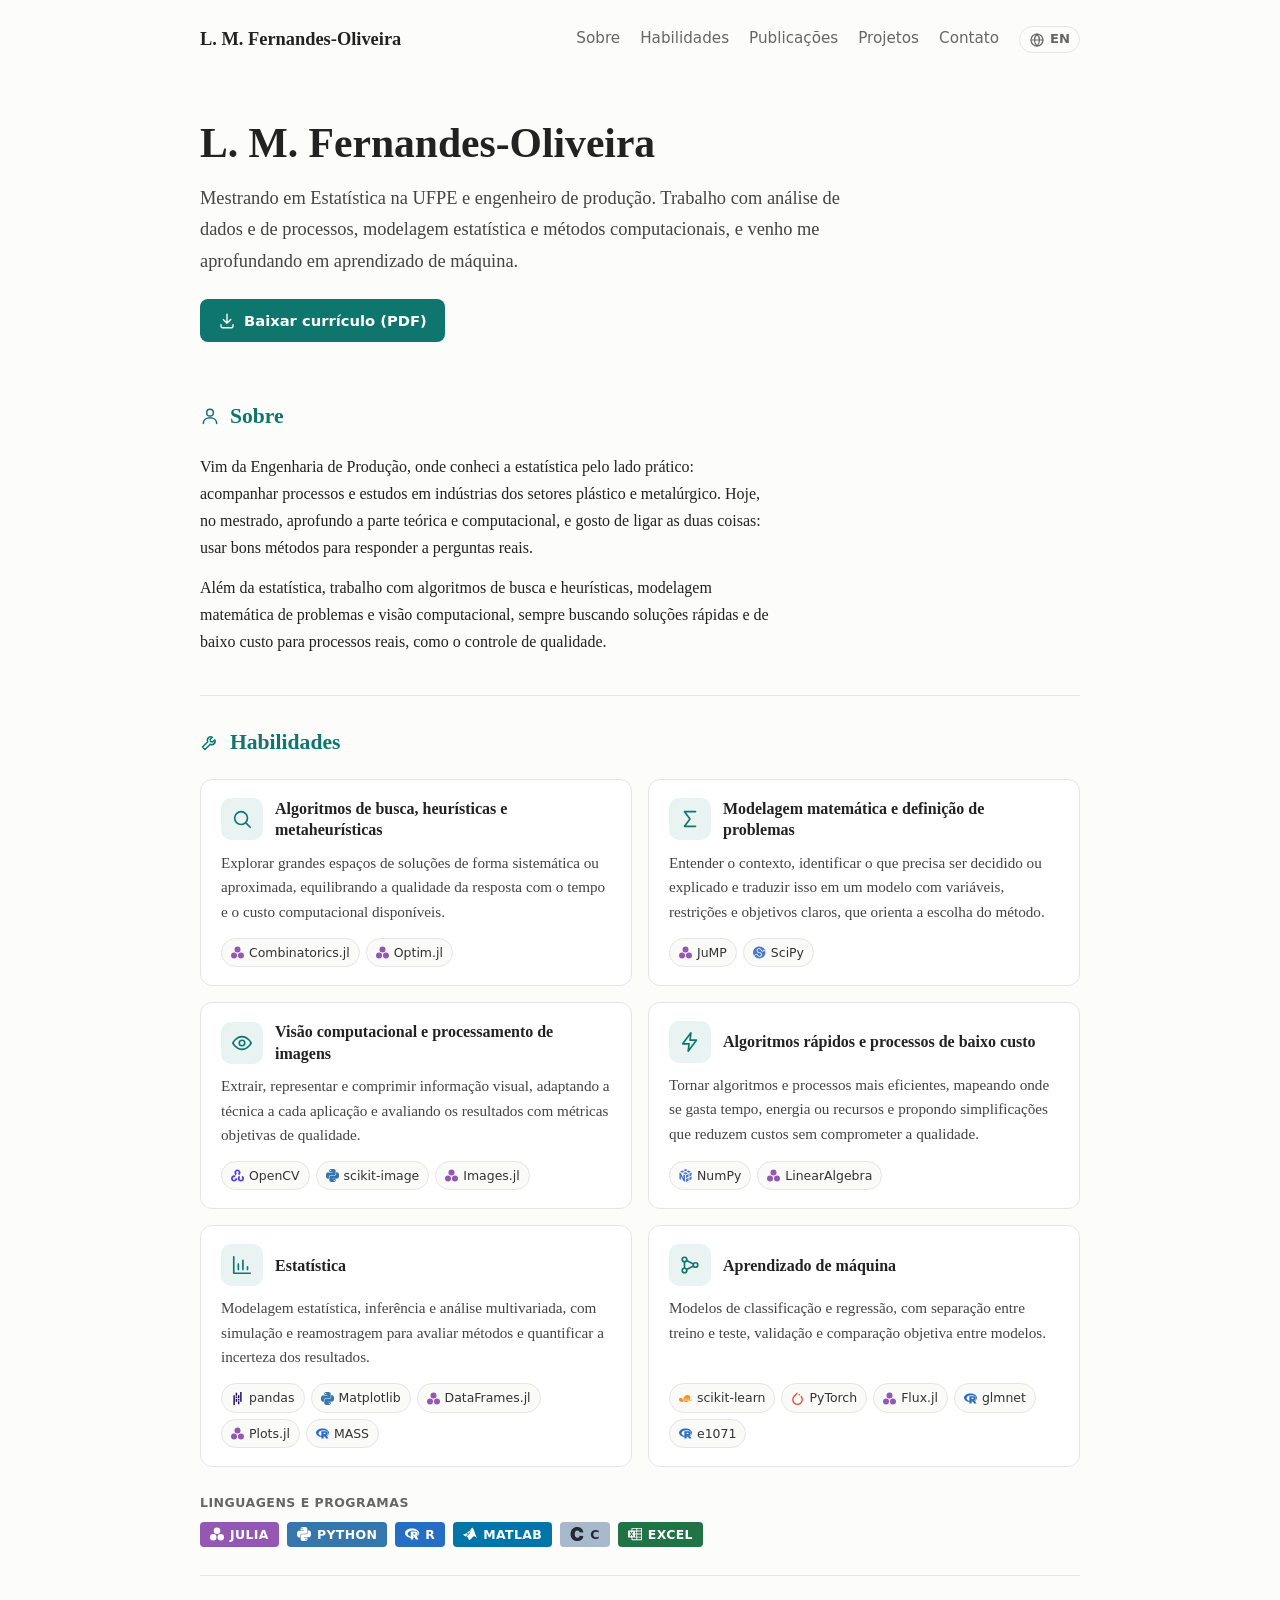
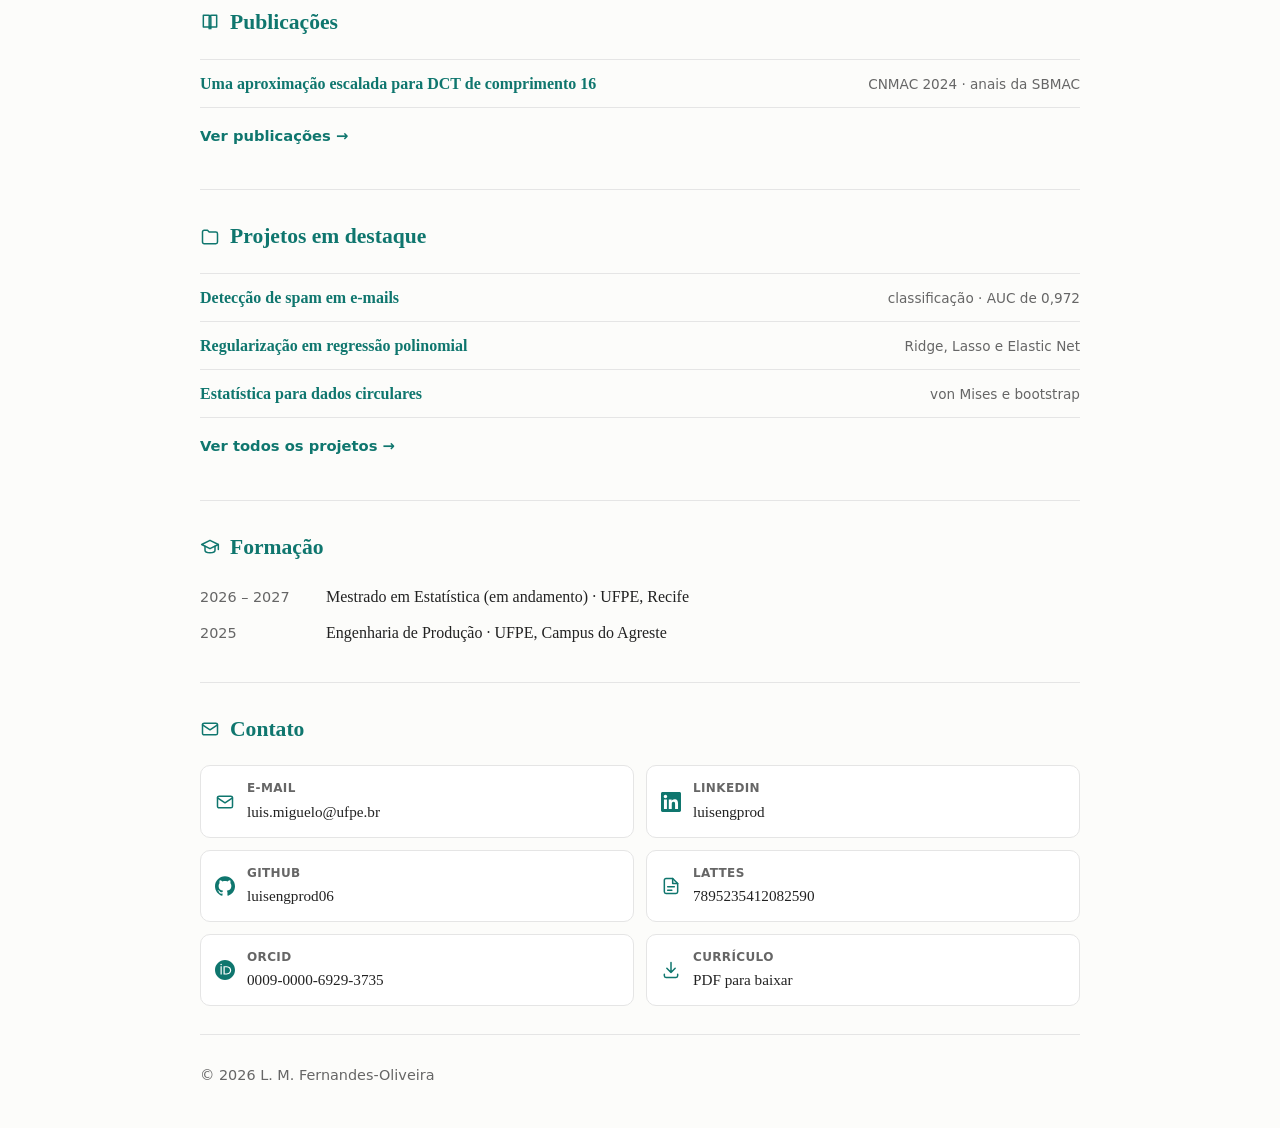
<file: index.html>
<!DOCTYPE html>
<html lang="pt-BR">
<head>
<meta charset="utf-8">
<meta name="viewport" content="width=device-width, initial-scale=1">
<title>L. M. Fernandes-Oliveira · Estatística e Engenharia de Produção</title>
<meta name="description" content="L. M. Fernandes-Oliveira: mestrando em Estatística na UFPE e engenheiro de produção. Publicações, projetos e contato.">
<link rel="canonical" href="https://luisengprod06.github.io/">
<link rel="alternate" hreflang="pt-BR" href="https://luisengprod06.github.io/">
<link rel="alternate" hreflang="en" href="https://luisengprod06.github.io/en/">
<link rel="icon" href="favicon.svg" type="image/svg+xml">
<link rel="apple-touch-icon" href="apple-touch-icon.png">
<meta property="og:type" content="website">
<meta property="og:title" content="L. M. Fernandes-Oliveira · Estatística e Engenharia de Produção">
<meta property="og:description" content="L. M. Fernandes-Oliveira: mestrando em Estatística na UFPE e engenheiro de produção. Publicações, projetos e contato.">
<meta property="og:url" content="https://luisengprod06.github.io/">
<meta property="og:image" content="https://luisengprod06.github.io/og-pt.png">
<meta property="og:image:width" content="1200">
<meta property="og:image:height" content="630">
<meta property="og:locale" content="pt_BR">
<meta name="twitter:card" content="summary_large_image">
<link rel="stylesheet" href="style.css?v=c5a9ac2f">
</head>
<body>

<header class="container topo">
  <a class="nome" href="./">L. M. Fernandes-Oliveira</a>
  <nav>
    <a href="#sobre">Sobre</a>
    <a href="#habilidades">Habilidades</a>
    <a href="publicacoes.html">Publicações</a>
    <a href="projetos.html">Projetos</a>
    <a href="#contato">Contato</a>
    <a class="lingua" href="en/" hreflang="en" lang="en" title="Read in English"><svg class="ic" viewBox="0 0 24 24" width="16" height="16" fill="none" stroke="currentColor" stroke-width="1.8" stroke-linecap="round" stroke-linejoin="round" aria-hidden="true"><circle cx="12" cy="12" r="9"/><path d="M3 12h18M12 3c2.5 2.7 3.8 5.7 3.8 9s-1.3 6.3-3.8 9c-2.5-2.7-3.8-5.7-3.8-9S9.5 5.7 12 3z"/></svg>EN</a>
  </nav>
</header>

<main class="container">

  <section class="hero">
    <h1>L. M. Fernandes-Oliveira</h1>
    <p class="lead">Mestrando em Estatística na UFPE e engenheiro de produção. Trabalho com análise de dados e de processos, modelagem estatística e métodos computacionais, e venho me aprofundando em aprendizado de máquina.</p>
    <p class="acoes"><a class="botao" href="curriculo-LM-Fernandes-Oliveira.pdf" download><svg class="ic" viewBox="0 0 24 24" width="18" height="18" fill="none" stroke="currentColor" stroke-width="1.8" stroke-linecap="round" stroke-linejoin="round" aria-hidden="true"><path d="M12 3v12M7 10l5 5 5-5"/><path d="M4 17v2a2 2 0 0 0 2 2h12a2 2 0 0 0 2-2v-2"/></svg>Baixar currículo (PDF)</a></p>
  </section>

  <section id="sobre">
    <h2><svg class="ic" viewBox="0 0 24 24" width="20" height="20" fill="none" stroke="currentColor" stroke-width="1.8" stroke-linecap="round" stroke-linejoin="round" aria-hidden="true"><circle cx="12" cy="8" r="4"/><path d="M4 21c0-4.4 3.6-7 8-7s8 2.6 8 7"/></svg>Sobre</h2>
    <p>Vim da Engenharia de Produção, onde conheci a estatística pelo lado prático: acompanhar processos e estudos em indústrias dos setores plástico e metalúrgico. Hoje, no mestrado, aprofundo a parte teórica e computacional, e gosto de ligar as duas coisas: usar bons métodos para responder a perguntas reais.</p>
    <p>Além da estatística, trabalho com algoritmos de busca e heurísticas, modelagem matemática de problemas e visão computacional, sempre buscando soluções rápidas e de baixo custo para processos reais, como o controle de qualidade.</p>
  </section>

  <section id="habilidades">
    <h2><svg class="ic" viewBox="0 0 24 24" width="20" height="20" fill="none" stroke="currentColor" stroke-width="1.8" stroke-linecap="round" stroke-linejoin="round" aria-hidden="true"><path d="M14.7 6.3a4 4 0 0 0-5.4 5.4L3 18l3 3 6.3-6.3a4 4 0 0 0 5.4-5.4l-2.6 2.6-2.4-.6-.6-2.4z"/></svg>Habilidades</h2>
    <ul class="habilidades">
      <li class="habilidade">
        <div class="habilidade-topo"><span class="ic-caixa"><svg class="ic" viewBox="0 0 24 24" width="22" height="22" fill="none" stroke="currentColor" stroke-width="1.8" stroke-linecap="round" stroke-linejoin="round" aria-hidden="true"><circle cx="11" cy="11" r="7"/><path d="M21 21l-4.3-4.3"/></svg></span><h3>Algoritmos de busca, heurísticas e metaheurísticas</h3></div>
        <p>Explorar grandes espaços de soluções de forma sistemática ou aproximada, equilibrando a qualidade da resposta com o tempo e o custo computacional disponíveis.</p>
        <ul class="chips" aria-label="Bibliotecas"><li class="chip"><svg class="ic" viewBox="0 0 24 24" width="13" height="13" aria-hidden="true"><path fill="#9558B2" d="M11.138 17.569a5.569 5.569 0 1 1-11.138 0 5.569 5.569 0 1 1 11.138 0zm6.431-11.138a5.569 5.569 0 1 1-11.138 0 5.569 5.569 0 1 1 11.138 0zM24 17.569a5.569 5.569 0 1 1-11.138 0 5.569 5.569 0 1 1 11.138 0z"/></svg>Combinatorics.jl</li><li class="chip"><svg class="ic" viewBox="0 0 24 24" width="13" height="13" aria-hidden="true"><path fill="#9558B2" d="M11.138 17.569a5.569 5.569 0 1 1-11.138 0 5.569 5.569 0 1 1 11.138 0zm6.431-11.138a5.569 5.569 0 1 1-11.138 0 5.569 5.569 0 1 1 11.138 0zM24 17.569a5.569 5.569 0 1 1-11.138 0 5.569 5.569 0 1 1 11.138 0z"/></svg>Optim.jl</li></ul>
      </li>
      <li class="habilidade">
        <div class="habilidade-topo"><span class="ic-caixa"><svg class="ic" viewBox="0 0 24 24" width="22" height="22" fill="none" stroke="currentColor" stroke-width="1.8" stroke-linecap="round" stroke-linejoin="round" aria-hidden="true"><path d="M18 4H6l6 8-6 8h12"/></svg></span><h3>Modelagem matemática e definição de problemas</h3></div>
        <p>Entender o contexto, identificar o que precisa ser decidido ou explicado e traduzir isso em um modelo com variáveis, restrições e objetivos claros, que orienta a escolha do método.</p>
        <ul class="chips" aria-label="Bibliotecas"><li class="chip"><svg class="ic" viewBox="0 0 24 24" width="13" height="13" aria-hidden="true"><path fill="#9558B2" d="M11.138 17.569a5.569 5.569 0 1 1-11.138 0 5.569 5.569 0 1 1 11.138 0zm6.431-11.138a5.569 5.569 0 1 1-11.138 0 5.569 5.569 0 1 1 11.138 0zM24 17.569a5.569 5.569 0 1 1-11.138 0 5.569 5.569 0 1 1 11.138 0z"/></svg>JuMP</li><li class="chip"><svg class="ic" viewBox="0 0 24 24" width="13" height="13" aria-hidden="true"><path fill="#4A78C2" d="M15.697 13.496c-.784-1.072-1.982-1.519-3.694-1.88l-1.592-.375-1.201-.515c-.631-.446-1.17-1.634-1.017-2.681a3 3 0 0 1 3.386-2.526 2.962 2.962 0 0 1 1.962 1.155L15.35 9.05c1.033 1.33 2.195 1.727 3.459 1.098l.637-.27a.22.22 0 0 1 .278.087l.127.19a.311.311 0 0 0 .156.131.326.326 0 0 0 .33-.058l1.467-1.384c.257-.22.182-.422.182-.422l-.354-.806s-.097-.193-.431-.149l-1.968.181a.327.327 0 0 0-.27.411l.071.227c.014.047.014.1-.005.148a.219.219 0 0 1-.124.125l-.556.235c-.582.341-1.244.123-1.686-.417l-.505-.67-1.438-1.91a4.421 4.421 0 0 0-2.929-1.72C9.355 3.733 7.095 5.42 6.741 7.84c-.179 1.22.187 2.375.855 3.302.485.674 1.373 1.06 1.854 1.18l1.262.36 1.208.277c.166.04.634.155.91.255.256.092.845.31 1.324.701.572.582.875 1.413.746 2.284a2.744 2.744 0 0 1-4.897 1.255l-1.726-2.292a2.294 2.294 0 0 0-1.514-.89 2.31 2.31 0 0 0-1.708.439l-3.632 2.71A11.002 11.002 0 0 1 0 12C0 5.798 5.133.768 11.465.768c4.715 0 8.761 2.788 10.523 6.77l.581-.27.393-1.072.411.144-.353.96.98.337-.148.402-1.095-.382-.603.277c.5 1.262.778 2.632.778 4.066 0 6.203-5.135 11.232-11.467 11.232a11.526 11.526 0 0 1-9.26-4.61l3.721-2.788a.855.855 0 0 1 1.163.19l1.826 2.455a4.186 4.186 0 0 0 2.673 1.502c2.302.322 4.439-1.273 4.773-3.563a4.14 4.14 0 0 0-.664-2.922"/></svg>SciPy</li></ul>
      </li>
      <li class="habilidade">
        <div class="habilidade-topo"><span class="ic-caixa"><svg class="ic" viewBox="0 0 24 24" width="22" height="22" fill="none" stroke="currentColor" stroke-width="1.8" stroke-linecap="round" stroke-linejoin="round" aria-hidden="true"><path d="M2 12s3.6-7 10-7 10 7 10 7-3.6 7-10 7S2 12 2 12z"/><circle cx="12" cy="12" r="3"/></svg></span><h3>Visão computacional e processamento de imagens</h3></div>
        <p>Extrair, representar e comprimir informação visual, adaptando a técnica a cada aplicação e avaliando os resultados com métricas objetivas de qualidade.</p>
        <ul class="chips" aria-label="Bibliotecas"><li class="chip"><svg class="ic" viewBox="0 0 24 24" width="13" height="13" aria-hidden="true"><path fill="#5C3EE8" d="M11.8992.8525C8.735.8525 6.17 3.4175 6.17 6.5817c0 2.102 1.1321 3.9398 2.8198 4.9366l1.6412-2.7849c.0411-.0699.0176-.1593-.0495-.2048-.6233-.4227-1.0328-1.137-1.0328-1.947 0-1.298 1.0524-2.3504 2.3505-2.3504 1.2981 0 2.3505 1.0524 2.3505 2.3505 0 .8098-.4095 1.5242-1.0328 1.947-.0671.0454-.0907.1348-.0495.2047l1.6414 2.785c1.6878-.9969 2.8199-2.8346 2.8199-4.9367 0-3.1642-2.5653-5.7292-5.7295-5.7292zm-6.17 10.8366C2.565 11.6891 0 14.2541 0 17.4183c0 3.1642 2.565 5.7292 5.7292 5.7292 3.1798 0 5.8074-2.6995 5.7275-5.8762H8.2313c-.0847 0-.1513.0717-.1519.1564-.0082 1.266-1.0644 2.3411-2.3502 2.3411-1.2981 0-2.3505-1.0524-2.3505-2.3505 0-1.2982 1.0524-2.3505 2.3505-2.3505.34 0 .663.0724.9547.2022.0713.0318.1566.0077.1962-.0595l1.6464-2.7935c-.8273-.4636-1.7815-.7279-2.7973-.7279zm15.4424.7614l-1.6366 2.7878c-.041.07-.0172.1594.05.2048.624.4217 1.0348 1.1354 1.0363 1.9452.0022 1.298-1.0483 2.352-2.3465 2.3542-1.298.0023-2.3523-1.0482-2.3545-2.3462-.0015-.8098.4068-1.5248 1.0294-1.9486.067-.0457.0905-.1353.0492-.2051l-1.6464-2.7818c-1.6859.9998-2.8146 2.8394-2.811 4.9415.0056 3.1641 2.575 5.7248 5.7393 5.7192 3.1641-.0054 5.7246-2.575 5.7192-5.7392-.0037-2.1022-1.139-3.938-2.8284-4.9318z"/></svg>OpenCV</li><li class="chip"><svg class="ic" viewBox="0 0 24 24" width="13" height="13" aria-hidden="true"><path fill="#3776AB" d="M14.25.18l.9.2.73.26.59.3.45.32.34.34.25.34.16.33.1.3.04.26.02.2-.01.13V8.5l-.05.63-.13.55-.21.46-.26.38-.3.31-.33.25-.35.19-.35.14-.33.1-.3.07-.26.04-.21.02H8.77l-.69.05-.59.14-.5.22-.41.27-.33.32-.27.35-.2.36-.15.37-.1.35-.07.32-.04.27-.02.21v3.06H3.17l-.21-.03-.28-.07-.32-.12-.35-.18-.36-.26-.36-.36-.35-.46-.32-.59-.28-.73-.21-.88-.14-1.05-.05-1.23.06-1.22.16-1.04.24-.87.32-.71.36-.57.4-.44.42-.33.42-.24.4-.16.36-.1.32-.05.24-.01h.16l.06.01h8.16v-.83H6.18l-.01-2.75-.02-.37.05-.34.11-.31.17-.28.25-.26.31-.23.38-.2.44-.18.51-.15.58-.12.64-.1.71-.06.77-.04.84-.02 1.27.05zm-6.3 1.98l-.23.33-.08.41.08.41.23.34.33.22.41.09.41-.09.33-.22.23-.34.08-.41-.08-.41-.23-.33-.33-.22-.41-.09-.41.09zm13.09 3.95l.28.06.32.12.35.18.36.27.36.35.35.47.32.59.28.73.21.88.14 1.04.05 1.23-.06 1.23-.16 1.04-.24.86-.32.71-.36.57-.4.45-.42.33-.42.24-.4.16-.36.09-.32.05-.24.02-.16-.01h-8.22v.82h5.84l.01 2.76.02.36-.05.34-.11.31-.17.29-.25.25-.31.24-.38.2-.44.17-.51.15-.58.13-.64.09-.71.07-.77.04-.84.01-1.27-.04-1.07-.14-.9-.2-.73-.25-.59-.3-.45-.33-.34-.34-.25-.34-.16-.33-.1-.3-.04-.25-.02-.2.01-.13v-5.34l.05-.64.13-.54.21-.46.26-.38.3-.32.33-.24.35-.2.35-.14.33-.1.3-.06.26-.04.21-.02.13-.01h5.84l.69-.05.59-.14.5-.21.41-.28.33-.32.27-.35.2-.36.15-.36.1-.35.07-.32.04-.28.02-.21V6.07h2.09l.14.01zm-6.47 14.25l-.23.33-.08.41.08.41.23.33.33.23.41.08.41-.08.33-.23.23-.33.08-.41-.08-.41-.23-.33-.33-.23-.41-.08-.41.08z"/></svg>scikit-image</li><li class="chip"><svg class="ic" viewBox="0 0 24 24" width="13" height="13" aria-hidden="true"><path fill="#9558B2" d="M11.138 17.569a5.569 5.569 0 1 1-11.138 0 5.569 5.569 0 1 1 11.138 0zm6.431-11.138a5.569 5.569 0 1 1-11.138 0 5.569 5.569 0 1 1 11.138 0zM24 17.569a5.569 5.569 0 1 1-11.138 0 5.569 5.569 0 1 1 11.138 0z"/></svg>Images.jl</li></ul>
      </li>
      <li class="habilidade">
        <div class="habilidade-topo"><span class="ic-caixa"><svg class="ic" viewBox="0 0 24 24" width="22" height="22" fill="none" stroke="currentColor" stroke-width="1.8" stroke-linecap="round" stroke-linejoin="round" aria-hidden="true"><path d="M13 2L4 14h7l-1 8 9-12h-7l1-8z"/></svg></span><h3>Algoritmos rápidos e processos de baixo custo</h3></div>
        <p>Tornar algoritmos e processos mais eficientes, mapeando onde se gasta tempo, energia ou recursos e propondo simplificações que reduzem custos sem comprometer a qualidade.</p>
        <ul class="chips" aria-label="Bibliotecas"><li class="chip"><svg class="ic" viewBox="0 0 24 24" width="13" height="13" aria-hidden="true"><path fill="#4D77CF" d="M10.315 4.876L6.3048 2.8517l-4.401 2.1965 4.1186 2.0683zm1.8381.9277l4.2045 2.1223-4.3622 2.1906-4.125-2.0718zm5.6153-2.9213l4.3193 2.1658-3.863 1.9402-4.2131-2.1252zm-1.859-.9329L12.021 0 8.1742 1.9193l4.0068 2.0208zm-3.0401 16.7443V24l4.7107-2.3507-.0053-5.3085zm4.7037-4.2057l-.0052-5.2528-4.6985 2.3356v5.2546zm5.6553-.9845v5.327l-4.0178 2.0052-.0029-5.3028zm0-1.8626V6.4214l-4.0253 2.001.0034 5.2633zM11.2062 11.571L8.0333 9.9756v6.895s-3.8804-8.2564-4.2399-8.998c-.0463-.0957-.2371-.2007-.2858-.2262C2.8118 7.2812.773 6.2485.773 6.2485V18.43l2.8204 1.5076v-6.3674s3.8392 7.3775 3.878 7.458c.0389.0807.4245.8582.8362 1.1314.5485.363 2.8992 1.7766 2.8992 1.7766z"/></svg>NumPy</li><li class="chip"><svg class="ic" viewBox="0 0 24 24" width="13" height="13" aria-hidden="true"><path fill="#9558B2" d="M11.138 17.569a5.569 5.569 0 1 1-11.138 0 5.569 5.569 0 1 1 11.138 0zm6.431-11.138a5.569 5.569 0 1 1-11.138 0 5.569 5.569 0 1 1 11.138 0zM24 17.569a5.569 5.569 0 1 1-11.138 0 5.569 5.569 0 1 1 11.138 0z"/></svg>LinearAlgebra</li></ul>
      </li>
      <li class="habilidade">
        <div class="habilidade-topo"><span class="ic-caixa"><svg class="ic" viewBox="0 0 24 24" width="22" height="22" fill="none" stroke="currentColor" stroke-width="1.8" stroke-linecap="round" stroke-linejoin="round" aria-hidden="true"><path d="M3 3v18h18"/><path d="M8 17v-6M13 17V7M18 17v-3"/></svg></span><h3>Estatística</h3></div>
        <p>Modelagem estatística, inferência e análise multivariada, com simulação e reamostragem para avaliar métodos e quantificar a incerteza dos resultados.</p>
        <ul class="chips" aria-label="Bibliotecas"><li class="chip"><svg class="ic" viewBox="0 0 24 24" width="13" height="13" aria-hidden="true"><path fill="#150458" d="M16.922 0h2.623v18.104h-2.623zm-4.126 12.94h2.623v2.57h-2.623zm0-7.037h2.623v5.446h-2.623zm0 11.197h2.623v5.446h-2.623zM4.456 5.896h2.622V24H4.455zm4.213 2.559h2.623v2.57H8.67zm0 4.151h2.623v5.447H8.67zm0-11.187h2.623v5.446H8.67Z"/></svg>pandas</li><li class="chip"><svg class="ic" viewBox="0 0 24 24" width="13" height="13" aria-hidden="true"><path fill="#3776AB" d="M14.25.18l.9.2.73.26.59.3.45.32.34.34.25.34.16.33.1.3.04.26.02.2-.01.13V8.5l-.05.63-.13.55-.21.46-.26.38-.3.31-.33.25-.35.19-.35.14-.33.1-.3.07-.26.04-.21.02H8.77l-.69.05-.59.14-.5.22-.41.27-.33.32-.27.35-.2.36-.15.37-.1.35-.07.32-.04.27-.02.21v3.06H3.17l-.21-.03-.28-.07-.32-.12-.35-.18-.36-.26-.36-.36-.35-.46-.32-.59-.28-.73-.21-.88-.14-1.05-.05-1.23.06-1.22.16-1.04.24-.87.32-.71.36-.57.4-.44.42-.33.42-.24.4-.16.36-.1.32-.05.24-.01h.16l.06.01h8.16v-.83H6.18l-.01-2.75-.02-.37.05-.34.11-.31.17-.28.25-.26.31-.23.38-.2.44-.18.51-.15.58-.12.64-.1.71-.06.77-.04.84-.02 1.27.05zm-6.3 1.98l-.23.33-.08.41.08.41.23.34.33.22.41.09.41-.09.33-.22.23-.34.08-.41-.08-.41-.23-.33-.33-.22-.41-.09-.41.09zm13.09 3.95l.28.06.32.12.35.18.36.27.36.35.35.47.32.59.28.73.21.88.14 1.04.05 1.23-.06 1.23-.16 1.04-.24.86-.32.71-.36.57-.4.45-.42.33-.42.24-.4.16-.36.09-.32.05-.24.02-.16-.01h-8.22v.82h5.84l.01 2.76.02.36-.05.34-.11.31-.17.29-.25.25-.31.24-.38.2-.44.17-.51.15-.58.13-.64.09-.71.07-.77.04-.84.01-1.27-.04-1.07-.14-.9-.2-.73-.25-.59-.3-.45-.33-.34-.34-.25-.34-.16-.33-.1-.3-.04-.25-.02-.2.01-.13v-5.34l.05-.64.13-.54.21-.46.26-.38.3-.32.33-.24.35-.2.35-.14.33-.1.3-.06.26-.04.21-.02.13-.01h5.84l.69-.05.59-.14.5-.21.41-.28.33-.32.27-.35.2-.36.15-.36.1-.35.07-.32.04-.28.02-.21V6.07h2.09l.14.01zm-6.47 14.25l-.23.33-.08.41.08.41.23.33.33.23.41.08.41-.08.33-.23.23-.33.08-.41-.08-.41-.23-.33-.33-.23-.41-.08-.41.08z"/></svg>Matplotlib</li><li class="chip"><svg class="ic" viewBox="0 0 24 24" width="13" height="13" aria-hidden="true"><path fill="#9558B2" d="M11.138 17.569a5.569 5.569 0 1 1-11.138 0 5.569 5.569 0 1 1 11.138 0zm6.431-11.138a5.569 5.569 0 1 1-11.138 0 5.569 5.569 0 1 1 11.138 0zM24 17.569a5.569 5.569 0 1 1-11.138 0 5.569 5.569 0 1 1 11.138 0z"/></svg>DataFrames.jl</li><li class="chip"><svg class="ic" viewBox="0 0 24 24" width="13" height="13" aria-hidden="true"><path fill="#9558B2" d="M11.138 17.569a5.569 5.569 0 1 1-11.138 0 5.569 5.569 0 1 1 11.138 0zm6.431-11.138a5.569 5.569 0 1 1-11.138 0 5.569 5.569 0 1 1 11.138 0zM24 17.569a5.569 5.569 0 1 1-11.138 0 5.569 5.569 0 1 1 11.138 0z"/></svg>Plots.jl</li><li class="chip"><svg class="ic" viewBox="0 0 24 24" width="13" height="13" aria-hidden="true"><path fill="#276DC3" d="M12 2.746c-6.627 0-12 3.599-12 8.037 0 3.897 4.144 7.144 9.64 7.88V16.26c-2.924-.915-4.925-2.755-4.925-4.877 0-3.035 4.084-5.494 9.12-5.494 5.038 0 8.757 1.683 8.757 5.494 0 1.976-.999 3.379-2.662 4.272.09.066.174.128.258.216.169.149.25.363.372.544 2.128-1.45 3.44-3.437 3.44-5.631 0-4.44-5.373-8.038-12-8.038zm-2.111 4.99v13.516l4.093-.002-.002-5.291h1.1c.225 0 .321.066.549.25.272.22.715.982.715.982l2.164 4.063 4.627-.002-2.864-4.826s-.086-.193-.265-.383a2.22 2.22 0 00-.582-.416c-.422-.214-1.149-.434-1.149-.434s3.578-.264 3.578-3.826c0-3.562-3.744-3.63-3.744-3.63zm4.127 2.93l2.478.002s1.149-.062 1.149 1.127c0 1.165-1.149 1.17-1.149 1.17h-2.478zm1.754 6.119c-.494.049-1.012.079-1.54.088v1.807a16.622 16.622 0 002.37-.473l-.471-.891s-.108-.183-.248-.394c-.039-.054-.08-.098-.111-.137z"/></svg>MASS</li></ul>
      </li>
      <li class="habilidade">
        <div class="habilidade-topo"><span class="ic-caixa"><svg class="ic" viewBox="0 0 24 24" width="22" height="22" fill="none" stroke="currentColor" stroke-width="1.8" stroke-linecap="round" stroke-linejoin="round" aria-hidden="true"><circle cx="6" cy="6" r="2.5"/><circle cx="6" cy="18" r="2.5"/><circle cx="18" cy="12" r="2.5"/><path d="M8.3 7.2l7.4 3.6M8.3 16.8l7.4-3.6M6 8.5v7"/></svg></span><h3>Aprendizado de máquina</h3></div>
        <p>Modelos de classificação e regressão, com separação entre treino e teste, validação e comparação objetiva entre modelos.</p>
        <ul class="chips" aria-label="Bibliotecas"><li class="chip"><svg class="ic" viewBox="0 0 24 24" width="13" height="13" aria-hidden="true"><path fill="#F7931E" d="M15.601 5.53c-1.91.035-3.981.91-5.63 2.56-2.93 2.93-2.083 8.53-1.088 9.525.805.804 6.595 1.843 9.526-1.088a9.74 9.74 0 0 0 .584-.643c.043-.292.205-.66.489-1.106a1.848 1.848 0 0 1-.537.176c-.144.265-.37.55-.676.855-.354.335-.607.554-.76.656a.795.795 0 0 1-.437.152c-.35 0-.514-.308-.494-.924-.22.316-.425.549-.612.7a.914.914 0 0 1-.578.224c-.194 0-.36-.09-.496-.273a1.03 1.03 0 0 1-.193-.507 4.016 4.016 0 0 1-.726.583c-.224.132-.47.197-.74.197-.3 0-.543-.096-.727-.288a.978.978 0 0 1-.257-.524v.004c-.3.276-.564.48-.79.611a1.295 1.295 0 0 1-.649.197.693.693 0 0 1-.571-.275c-.145-.183-.218-.43-.218-.739 0-.464.101-1.02.302-1.67.201-.65.445-1.25.733-1.797l.842-.312a.21.21 0 0 1 .06-.013c.063 0 .116.047.157.14.04.095.061.221.061.38 0 .451-.104.888-.312 1.31-.207.422-.532.873-.974 1.352-.018.23-.027.388-.027.474 0 .193.036.345.106.458.071.113.165.169.282.169a.71.71 0 0 0 .382-.13c.132-.084.333-.26.602-.523.028-.418.187-.798.482-1.142.324-.38.685-.569 1.08-.569.206 0 .37.054.494.16a.524.524 0 0 1 .186.417c0 .458-.486.829-1.459 1.114.088.43.32.646.693.646a.807.807 0 0 0 .417-.117c.129-.076.321-.243.575-.497.032-.252.118-.495.259-.728.182-.3.416-.544.701-.73.285-.185.537-.278.756-.278.276 0 .47.127.58.381l.677-.374h.186l-.292.971c-.15.488-.226.823-.226 1.004 0 .19.067.285.202.285.086 0 .181-.045.285-.137.104-.092.25-.232.437-.42v.001c.143-.155.274-.32.392-.494-.19-.084-.285-.21-.285-.375 0-.17.058-.352.174-.545.116-.194.275-.29.479-.29.172 0 .258.088.258.265 0 .139-.05.338-.149.596.367-.04.687-.32.961-.842l.228-.01c1.059-2.438.828-5.075-.83-6.732-1.019-1.02-2.408-1.5-3.895-1.471zm4.725 8.203a8.938 8.938 0 0 1-1.333 2.151 1.09 1.09 0 0 0-.012.147c0 .168.047.309.14.423.092.113.206.17.34.17.296 0 .714-.264 1.254-.787-.001.04-.003.08-.003.121 0 .146.012.368.036.666l.733-.172c0-.2.003-.357.01-.474.01-.157.033-.33.066-.517.02-.11.07-.216.152-.315l.186-.216a5.276 5.276 0 0 1 .378-.397c.062-.055.116-.099.162-.13a.26.26 0 0 1 .123-.046c.055 0 .083.035.083.106 0 .07-.052.236-.156.497-.194.486-.292.848-.292 1.084 0 .175.046.314.136.418a.45.45 0 0 0 .358.155c.365 0 .803-.269 1.313-.808v-.381c-.361.426-.623.64-.784.64-.109 0-.163-.067-.163-.2 0-.1.065-.316.195-.65.19-.486.285-.836.285-1.048a.464.464 0 0 0-.112-.319.36.36 0 0 0-.282-.127c-.165 0-.354.077-.567.233-.213.156-.5.436-.863.84.053-.262.165-.622.335-1.08l-.809.156a6.54 6.54 0 0 0-.399 1.074c-.04.156-.07.316-.092.48a7.447 7.447 0 0 1-.49.45.38.38 0 0 1-.229.08.208.208 0 0 1-.174-.082.352.352 0 0 1-.064-.222c0-.1.019-.214.056-.343.038-.13.12-.373.249-.731l.308-.849zm-17.21-2.927c-.863-.016-1.67.263-2.261.854-1.352 1.352-1.07 3.827.631 5.527 1.7 1.701 4.95 1.21 5.527.632.467-.466 1.07-3.827-.631-5.527-.957-.957-2.158-1.465-3.267-1.486zm12.285.358h.166v.21H15.4zm.427 0h.166v.865l.46-.455h.195l-.364.362.428.684h-.198l-.357-.575-.164.166v.41h-.166zm1.016 0h.166v.21h-.166zm.481.122h.166v.288h.172v.135h-.172v.717c0 .037.006.062.02.075.012.013.037.02.074.02a.23.23 0 0 0 .078-.01v.141a.802.802 0 0 1-.136.014.23.23 0 0 1-.15-.043.15.15 0 0 1-.052-.123v-.79h-.141v-.136h.141zm-3.562.258c.081 0 .15.012.207.038.057.024.1.061.13.11s.045.106.045.173h-.176c-.006-.111-.075-.167-.208-.167a.285.285 0 0 0-.164.041.134.134 0 0 0-.06.117c0 .035.015.065.045.088.03.024.08.044.15.06l.16.039a.47.47 0 0 1 .224.105c.047.046.07.108.07.186a.3.3 0 0 1-.052.175.327.327 0 0 1-.152.116.585.585 0 0 1-.226.041c-.136 0-.24-.03-.309-.088-.069-.059-.105-.149-.109-.269h.176c.004.037.01.065.017.084a.166.166 0 0 0 .034.054c.044.043.112.065.204.065a.31.31 0 0 0 .177-.045.139.139 0 0 0 .067-.119.116.116 0 0 0-.038-.09.287.287 0 0 0-.124-.055l-.156-.038a1.248 1.248 0 0 1-.159-.05.359.359 0 0 1-.098-.061.22.22 0 0 1-.058-.083.32.32 0 0 1-.016-.108c0-.096.036-.174.109-.232a.45.45 0 0 1 .29-.087zm1.035 0a.46.46 0 0 1 .202.043.351.351 0 0 1 .187.212.577.577 0 0 1 .023.126h-.168a.256.256 0 0 0-.078-.168.242.242 0 0 0-.17-.06.248.248 0 0 0-.155.05.306.306 0 0 0-.1.144.662.662 0 0 0-.034.224.58.58 0 0 0 .035.214.299.299 0 0 0 .101.135.261.261 0 0 0 .157.048c.142 0 .227-.084.256-.252h.167a.519.519 0 0 1-.065.22.35.35 0 0 1-.146.138.464.464 0 0 1-.216.048.448.448 0 0 1-.246-.066.441.441 0 0 1-.161-.192.703.703 0 0 1-.057-.293c0-.085.01-.163.032-.233a.522.522 0 0 1 .095-.182.403.403 0 0 1 .15-.117.453.453 0 0 1 .191-.04zm.603.03h.166v1.046H15.4zm1.443 0h.166v1.046h-.166zm-5.05.618c-.08 0-.2.204-.356.611-.155.407-.308.977-.459 1.71.281-.312.509-.662.683-1.05.175-.387.262-.72.262-.999a.455.455 0 0 0-.036-.197c-.025-.05-.056-.075-.093-.075zm4.662 1.797c-.221 0-.431.188-.629.563-.197.376-.296.722-.296 1.038 0 .12.029.216.088.29a.273.273 0 0 0 .223.111c.221 0 .43-.188.625-.565.196-.377.294-.725.294-1.043a.457.457 0 0 0-.083-.29.269.269 0 0 0-.222-.104zm-2.848.007c-.146 0-.285.11-.417.333-.133.222-.2.51-.2.866.566-.159.849-.452.849-.881 0-.212-.077-.318-.232-.318Z"/></svg>scikit-learn</li><li class="chip"><svg class="ic" viewBox="0 0 24 24" width="13" height="13" aria-hidden="true"><path fill="#EE4C2C" d="M12.005 0L4.952 7.053a9.865 9.865 0 000 14.022 9.866 9.866 0 0014.022 0c3.984-3.9 3.986-10.205.085-14.023l-1.744 1.743c2.904 2.905 2.904 7.634 0 10.538s-7.634 2.904-10.538 0-2.904-7.634 0-10.538l4.647-4.646.582-.665zm3.568 3.899a1.327 1.327 0 00-1.327 1.327 1.327 1.327 0 001.327 1.328A1.327 1.327 0 0016.9 5.226 1.327 1.327 0 0015.573 3.9z"/></svg>PyTorch</li><li class="chip"><svg class="ic" viewBox="0 0 24 24" width="13" height="13" aria-hidden="true"><path fill="#9558B2" d="M11.138 17.569a5.569 5.569 0 1 1-11.138 0 5.569 5.569 0 1 1 11.138 0zm6.431-11.138a5.569 5.569 0 1 1-11.138 0 5.569 5.569 0 1 1 11.138 0zM24 17.569a5.569 5.569 0 1 1-11.138 0 5.569 5.569 0 1 1 11.138 0z"/></svg>Flux.jl</li><li class="chip"><svg class="ic" viewBox="0 0 24 24" width="13" height="13" aria-hidden="true"><path fill="#276DC3" d="M12 2.746c-6.627 0-12 3.599-12 8.037 0 3.897 4.144 7.144 9.64 7.88V16.26c-2.924-.915-4.925-2.755-4.925-4.877 0-3.035 4.084-5.494 9.12-5.494 5.038 0 8.757 1.683 8.757 5.494 0 1.976-.999 3.379-2.662 4.272.09.066.174.128.258.216.169.149.25.363.372.544 2.128-1.45 3.44-3.437 3.44-5.631 0-4.44-5.373-8.038-12-8.038zm-2.111 4.99v13.516l4.093-.002-.002-5.291h1.1c.225 0 .321.066.549.25.272.22.715.982.715.982l2.164 4.063 4.627-.002-2.864-4.826s-.086-.193-.265-.383a2.22 2.22 0 00-.582-.416c-.422-.214-1.149-.434-1.149-.434s3.578-.264 3.578-3.826c0-3.562-3.744-3.63-3.744-3.63zm4.127 2.93l2.478.002s1.149-.062 1.149 1.127c0 1.165-1.149 1.17-1.149 1.17h-2.478zm1.754 6.119c-.494.049-1.012.079-1.54.088v1.807a16.622 16.622 0 002.37-.473l-.471-.891s-.108-.183-.248-.394c-.039-.054-.08-.098-.111-.137z"/></svg>glmnet</li><li class="chip"><svg class="ic" viewBox="0 0 24 24" width="13" height="13" aria-hidden="true"><path fill="#276DC3" d="M12 2.746c-6.627 0-12 3.599-12 8.037 0 3.897 4.144 7.144 9.64 7.88V16.26c-2.924-.915-4.925-2.755-4.925-4.877 0-3.035 4.084-5.494 9.12-5.494 5.038 0 8.757 1.683 8.757 5.494 0 1.976-.999 3.379-2.662 4.272.09.066.174.128.258.216.169.149.25.363.372.544 2.128-1.45 3.44-3.437 3.44-5.631 0-4.44-5.373-8.038-12-8.038zm-2.111 4.99v13.516l4.093-.002-.002-5.291h1.1c.225 0 .321.066.549.25.272.22.715.982.715.982l2.164 4.063 4.627-.002-2.864-4.826s-.086-.193-.265-.383a2.22 2.22 0 00-.582-.416c-.422-.214-1.149-.434-1.149-.434s3.578-.264 3.578-3.826c0-3.562-3.744-3.63-3.744-3.63zm4.127 2.93l2.478.002s1.149-.062 1.149 1.127c0 1.165-1.149 1.17-1.149 1.17h-2.478zm1.754 6.119c-.494.049-1.012.079-1.54.088v1.807a16.622 16.622 0 002.37-.473l-.471-.891s-.108-.183-.248-.394c-.039-.054-.08-.098-.111-.137z"/></svg>e1071</li></ul>
      </li>
    </ul>
    <h3 class="sub">Linguagens e programas</h3>
    <p class="selos"><span class="selo" style="background:#9558B2;color:#fff"><svg class="ic" viewBox="0 0 24 24" width="14" height="14" aria-hidden="true"><path fill="#fff" d="M11.138 17.569a5.569 5.569 0 1 1-11.138 0 5.569 5.569 0 1 1 11.138 0zm6.431-11.138a5.569 5.569 0 1 1-11.138 0 5.569 5.569 0 1 1 11.138 0zM24 17.569a5.569 5.569 0 1 1-11.138 0 5.569 5.569 0 1 1 11.138 0z"/></svg>Julia</span><span class="selo" style="background:#3776AB;color:#fff"><svg class="ic" viewBox="0 0 24 24" width="14" height="14" aria-hidden="true"><path fill="#fff" d="M14.25.18l.9.2.73.26.59.3.45.32.34.34.25.34.16.33.1.3.04.26.02.2-.01.13V8.5l-.05.63-.13.55-.21.46-.26.38-.3.31-.33.25-.35.19-.35.14-.33.1-.3.07-.26.04-.21.02H8.77l-.69.05-.59.14-.5.22-.41.27-.33.32-.27.35-.2.36-.15.37-.1.35-.07.32-.04.27-.02.21v3.06H3.17l-.21-.03-.28-.07-.32-.12-.35-.18-.36-.26-.36-.36-.35-.46-.32-.59-.28-.73-.21-.88-.14-1.05-.05-1.23.06-1.22.16-1.04.24-.87.32-.71.36-.57.4-.44.42-.33.42-.24.4-.16.36-.1.32-.05.24-.01h.16l.06.01h8.16v-.83H6.18l-.01-2.75-.02-.37.05-.34.11-.31.17-.28.25-.26.31-.23.38-.2.44-.18.51-.15.58-.12.64-.1.71-.06.77-.04.84-.02 1.27.05zm-6.3 1.98l-.23.33-.08.41.08.41.23.34.33.22.41.09.41-.09.33-.22.23-.34.08-.41-.08-.41-.23-.33-.33-.22-.41-.09-.41.09zm13.09 3.95l.28.06.32.12.35.18.36.27.36.35.35.47.32.59.28.73.21.88.14 1.04.05 1.23-.06 1.23-.16 1.04-.24.86-.32.71-.36.57-.4.45-.42.33-.42.24-.4.16-.36.09-.32.05-.24.02-.16-.01h-8.22v.82h5.84l.01 2.76.02.36-.05.34-.11.31-.17.29-.25.25-.31.24-.38.2-.44.17-.51.15-.58.13-.64.09-.71.07-.77.04-.84.01-1.27-.04-1.07-.14-.9-.2-.73-.25-.59-.3-.45-.33-.34-.34-.25-.34-.16-.33-.1-.3-.04-.25-.02-.2.01-.13v-5.34l.05-.64.13-.54.21-.46.26-.38.3-.32.33-.24.35-.2.35-.14.33-.1.3-.06.26-.04.21-.02.13-.01h5.84l.69-.05.59-.14.5-.21.41-.28.33-.32.27-.35.2-.36.15-.36.1-.35.07-.32.04-.28.02-.21V6.07h2.09l.14.01zm-6.47 14.25l-.23.33-.08.41.08.41.23.33.33.23.41.08.41-.08.33-.23.23-.33.08-.41-.08-.41-.23-.33-.33-.23-.41-.08-.41.08z"/></svg>Python</span><span class="selo" style="background:#276DC3;color:#fff"><svg class="ic" viewBox="0 0 24 24" width="14" height="14" aria-hidden="true"><path fill="#fff" d="M12 2.746c-6.627 0-12 3.599-12 8.037 0 3.897 4.144 7.144 9.64 7.88V16.26c-2.924-.915-4.925-2.755-4.925-4.877 0-3.035 4.084-5.494 9.12-5.494 5.038 0 8.757 1.683 8.757 5.494 0 1.976-.999 3.379-2.662 4.272.09.066.174.128.258.216.169.149.25.363.372.544 2.128-1.45 3.44-3.437 3.44-5.631 0-4.44-5.373-8.038-12-8.038zm-2.111 4.99v13.516l4.093-.002-.002-5.291h1.1c.225 0 .321.066.549.25.272.22.715.982.715.982l2.164 4.063 4.627-.002-2.864-4.826s-.086-.193-.265-.383a2.22 2.22 0 00-.582-.416c-.422-.214-1.149-.434-1.149-.434s3.578-.264 3.578-3.826c0-3.562-3.744-3.63-3.744-3.63zm4.127 2.93l2.478.002s1.149-.062 1.149 1.127c0 1.165-1.149 1.17-1.149 1.17h-2.478zm1.754 6.119c-.494.049-1.012.079-1.54.088v1.807a16.622 16.622 0 002.37-.473l-.471-.891s-.108-.183-.248-.394c-.039-.054-.08-.098-.111-.137z"/></svg>R</span><span class="selo" style="background:#0076A8;color:#fff"><svg class="ic" viewBox="0 0 24 24" width="14" height="14" aria-hidden="true"><path fill="#fff" d="M4.323 16.25C3.13 15.354 1.64 14.31 0 13.12l5.814-2.237 2.386 1.79c-1.79 2.086-2.982 2.831-3.877 3.577zm15.952-6.261c-.447-1.193-.745-2.385-1.193-3.578-.447-1.343-.894-2.535-1.64-3.579-.299-.447-.895-1.49-1.64-1.49-.15 0-.299.148-.448.148-.447.15-1.043 1.043-1.193 1.64-.447.745-1.342 1.938-1.938 2.683-.149.299-.447.597-.596.746-.447.298-.894.745-1.491 1.043-.15 0-.298.149-.447.149-.447 0-.745.298-1.043.447-.447.447-.894 1.043-1.342 1.49 0 .15-.15.299-.298.448l2.236 1.64c1.64-1.938 3.578-3.876 4.92-7.603 0 0-.448 4.026-4.026 8.349-2.236 2.534-4.025 3.876-4.324 4.174 0 0 .597-.149 1.194.15 1.193.446 1.789 2.087 2.236 3.279.298.894.745 1.64 1.043 2.534 1.193-.298 1.938-.745 2.683-1.491.745-.746 1.491-1.64 2.236-2.385 1.342-1.64 2.982-3.728 5.069-2.684.298.15.745.447.894.596.447.298.745.596 1.193 1.043.745.597 1.043 1.044 1.64 1.343-1.491-2.982-2.534-5.964-3.727-9.094z"/></svg>MATLAB</span><span class="selo" style="background:#A8B9CC;color:#1f2937"><svg class="ic" viewBox="0 0 24 24" width="14" height="14" aria-hidden="true"><path fill="#1f2937" d="M16.5921 9.1962s-.354-3.298-3.627-3.39c-3.2741-.09-4.9552 2.474-4.9552 6.14 0 3.6651 1.858 6.5972 5.0451 6.5972 3.184 0 3.5381-3.665 3.5381-3.665l6.1041.365s.36 3.31-2.196 5.836c-2.552 2.5241-5.6901 2.9371-7.8762 2.9201-2.19-.017-5.2261.034-8.1602-2.97-2.938-3.0101-3.436-5.9302-3.436-8.8002 0-2.8701.556-6.6702 4.047-9.5502C7.444.72 9.849 0 12.254 0c10.0422 0 10.7172 9.2602 10.7172 9.2602z"/></svg>C</span><span class="selo" style="background:#217346;color:#fff"><svg class="ic" viewBox="0 0 24 24" width="14" height="14" aria-hidden="true"><path fill="#fff" d="M23 1.5q.41 0 .7.3.3.29.3.7v19q0 .41-.3.7-.29.3-.7.3H7q-.41 0-.7-.3-.3-.29-.3-.7V18H1q-.41 0-.7-.3-.3-.29-.3-.7V7q0-.41.3-.7Q.58 6 1 6h5V2.5q0-.41.3-.7.29-.3.7-.3zM6 13.28l1.42 2.66h2.14l-2.38-3.87 2.34-3.8H7.46l-1.3 2.4-.05.08-.04.09-.64-1.28-.66-1.29H2.59l2.27 3.82-2.48 3.85h2.16zM14.25 21v-3H7.5v3zm0-4.5v-3.75H12v3.75zm0-5.25V7.5H12v3.75zm0-5.25V3H7.5v3zm8.25 15v-3h-6.75v3zm0-4.5v-3.75h-6.75v3.75zm0-5.25V7.5h-6.75v3.75zm0-5.25V3h-6.75v3Z"/></svg>Excel</span></p>
  </section>

  <section id="publicacoes">
    <h2><svg class="ic" viewBox="0 0 24 24" width="20" height="20" fill="none" stroke="currentColor" stroke-width="1.8" stroke-linecap="round" stroke-linejoin="round" aria-hidden="true"><path d="M4 4h6a3 3 0 0 1 3 3v13a2 2 0 0 0-2-2H4z"/><path d="M20 4h-6a3 3 0 0 0-3 3v13a2 2 0 0 1 2-2h7z"/></svg>Publicações</h2>
    <ul class="destaques">
      <li><a href="publicacoes.html#cnmac2024">Uma aproximação escalada para DCT de comprimento 16</a><span>CNMAC 2024 · anais da SBMAC</span></li>
    </ul>
    <p><a class="seta" href="publicacoes.html">Ver publicações</a></p>
  </section>

  <section id="projetos">
    <h2><svg class="ic" viewBox="0 0 24 24" width="20" height="20" fill="none" stroke="currentColor" stroke-width="1.8" stroke-linecap="round" stroke-linejoin="round" aria-hidden="true"><path d="M3 6a2 2 0 0 1 2-2h4l2 2h8a2 2 0 0 1 2 2v10a2 2 0 0 1-2 2H5a2 2 0 0 1-2-2z"/></svg>Projetos em destaque</h2>
    <ul class="destaques">
      <li><a href="projetos.html#spam">Detecção de spam em e-mails</a><span>classificação · AUC de 0,972</span></li>
      <li><a href="projetos.html#regularizacao">Regularização em regressão polinomial</a><span>Ridge, Lasso e Elastic Net</span></li>
      <li><a href="projetos.html#circular">Estatística para dados circulares</a><span>von Mises e bootstrap</span></li>
    </ul>
    <p><a class="seta" href="projetos.html">Ver todos os projetos</a></p>
  </section>

  <section id="formacao">
    <h2><svg class="ic" viewBox="0 0 24 24" width="20" height="20" fill="none" stroke="currentColor" stroke-width="1.8" stroke-linecap="round" stroke-linejoin="round" aria-hidden="true"><path d="M2 9l10-5 10 5-10 5z"/><path d="M6 11v5c0 1.7 2.7 3 6 3s6-1.3 6-3v-5M22 9v6"/></svg>Formação</h2>
    <ul class="linha-tempo">
      <li><span>2026 – 2027</span> Mestrado em Estatística (em andamento) · UFPE, Recife</li>
      <li><span>2025</span> Engenharia de Produção · UFPE, Campus do Agreste</li>
    </ul>
  </section>

  <section id="contato">
    <h2><svg class="ic" viewBox="0 0 24 24" width="20" height="20" fill="none" stroke="currentColor" stroke-width="1.8" stroke-linecap="round" stroke-linejoin="round" aria-hidden="true"><rect x="3" y="5" width="18" height="14" rx="2"/><path d="M3 7l9 6 9-6"/></svg>Contato</h2>
    <ul class="contato">
      <li><a href="mailto:luis.miguelo@ufpe.br"><svg class="ic" viewBox="0 0 24 24" width="20" height="20" fill="none" stroke="currentColor" stroke-width="1.8" stroke-linecap="round" stroke-linejoin="round" aria-hidden="true"><rect x="3" y="5" width="18" height="14" rx="2"/><path d="M3 7l9 6 9-6"/></svg><span><b>E-mail</b>luis.miguelo@ufpe.br</span></a></li>
      <li><a href="https://www.linkedin.com/in/luisengprod/"><svg class="ic" viewBox="0 0 24 24" width="20" height="20" aria-hidden="true"><path fill="currentColor" d="M20.447 20.452h-3.554v-5.569c0-1.328-.027-3.037-1.852-3.037-1.853 0-2.136 1.445-2.136 2.939v5.667H9.351V9h3.414v1.561h.046c.477-.9 1.637-1.85 3.37-1.85 3.601 0 4.267 2.37 4.267 5.455v6.286zM5.337 7.433c-1.144 0-2.063-.926-2.063-2.065 0-1.138.92-2.063 2.063-2.063 1.14 0 2.064.925 2.064 2.063 0 1.139-.925 2.065-2.064 2.065zm1.782 13.019H3.555V9h3.564v11.452zM22.225 0H1.771C.792 0 0 .774 0 1.729v20.542C0 23.227.792 24 1.771 24h20.451C23.2 24 24 23.227 24 22.271V1.729C24 .774 23.2 0 22.222 0h.003z"/></svg><span><b>LinkedIn</b>luisengprod</span></a></li>
      <li><a href="https://github.com/luisengprod06"><svg class="ic" viewBox="0 0 24 24" width="20" height="20" aria-hidden="true"><path fill="currentColor" d="M12 .297c-6.63 0-12 5.373-12 12 0 5.303 3.438 9.8 8.205 11.385.6.113.82-.258.82-.577 0-.285-.01-1.04-.015-2.04-3.338.724-4.042-1.61-4.042-1.61C4.422 18.07 3.633 17.7 3.633 17.7c-1.087-.744.084-.729.084-.729 1.205.084 1.838 1.236 1.838 1.236 1.07 1.835 2.809 1.305 3.495.998.108-.776.417-1.305.76-1.605-2.665-.3-5.466-1.332-5.466-5.93 0-1.31.465-2.38 1.235-3.22-.135-.303-.54-1.523.105-3.176 0 0 1.005-.322 3.3 1.23.96-.267 1.98-.399 3-.405 1.02.006 2.04.138 3 .405 2.28-1.552 3.285-1.23 3.285-1.23.645 1.653.24 2.873.12 3.176.765.84 1.23 1.91 1.23 3.22 0 4.61-2.805 5.625-5.475 5.92.42.36.81 1.096.81 2.22 0 1.606-.015 2.896-.015 3.286 0 .315.21.69.825.57C20.565 22.092 24 17.592 24 12.297c0-6.627-5.373-12-12-12"/></svg><span><b>GitHub</b>luisengprod06</span></a></li>
      <li><a href="http://lattes.cnpq.br/7895235412082590"><svg class="ic" viewBox="0 0 24 24" width="20" height="20" fill="none" stroke="currentColor" stroke-width="1.8" stroke-linecap="round" stroke-linejoin="round" aria-hidden="true"><path d="M14 3H6a2 2 0 0 0-2 2v14a2 2 0 0 0 2 2h12a2 2 0 0 0 2-2V9z"/><path d="M14 3v6h6M8 13h8M8 17h5"/></svg><span><b>Lattes</b>7895235412082590</span></a></li>
      <li><a href="https://orcid.org/0009-0000-6929-3735"><svg class="ic" viewBox="0 0 24 24" width="20" height="20" aria-hidden="true"><path fill="currentColor" d="M12 0C5.372 0 0 5.372 0 12s5.372 12 12 12 12-5.372 12-12S18.628 0 12 0zM7.369 4.378c.525 0 .947.431.947.947s-.422.947-.947.947a.95.95 0 0 1-.947-.947c0-.525.422-.947.947-.947zm-.722 3.038h1.444v10.041H6.647V7.416zm3.562 0h3.9c3.712 0 5.344 2.653 5.344 5.025 0 2.578-2.016 5.025-5.325 5.025h-3.919V7.416zm1.444 1.303v7.444h2.297c3.272 0 4.022-2.484 4.022-3.722 0-2.016-1.284-3.722-4.097-3.722h-2.222z"/></svg><span><b>ORCID</b>0009-0000-6929-3735</span></a></li>
      <li><a href="curriculo-LM-Fernandes-Oliveira.pdf" download><svg class="ic" viewBox="0 0 24 24" width="20" height="20" fill="none" stroke="currentColor" stroke-width="1.8" stroke-linecap="round" stroke-linejoin="round" aria-hidden="true"><path d="M12 3v12M7 10l5 5 5-5"/><path d="M4 17v2a2 2 0 0 0 2 2h12a2 2 0 0 0 2-2v-2"/></svg><span><b>Currículo</b>PDF para baixar</span></a></li>
    </ul>
  </section>

</main>

<footer class="container rodape">© <span id="ano"></span> L. M. Fernandes-Oliveira</footer>
<script src="graficos.js?v=c5a9ac2f"></script>
</body>
</html>
</file>
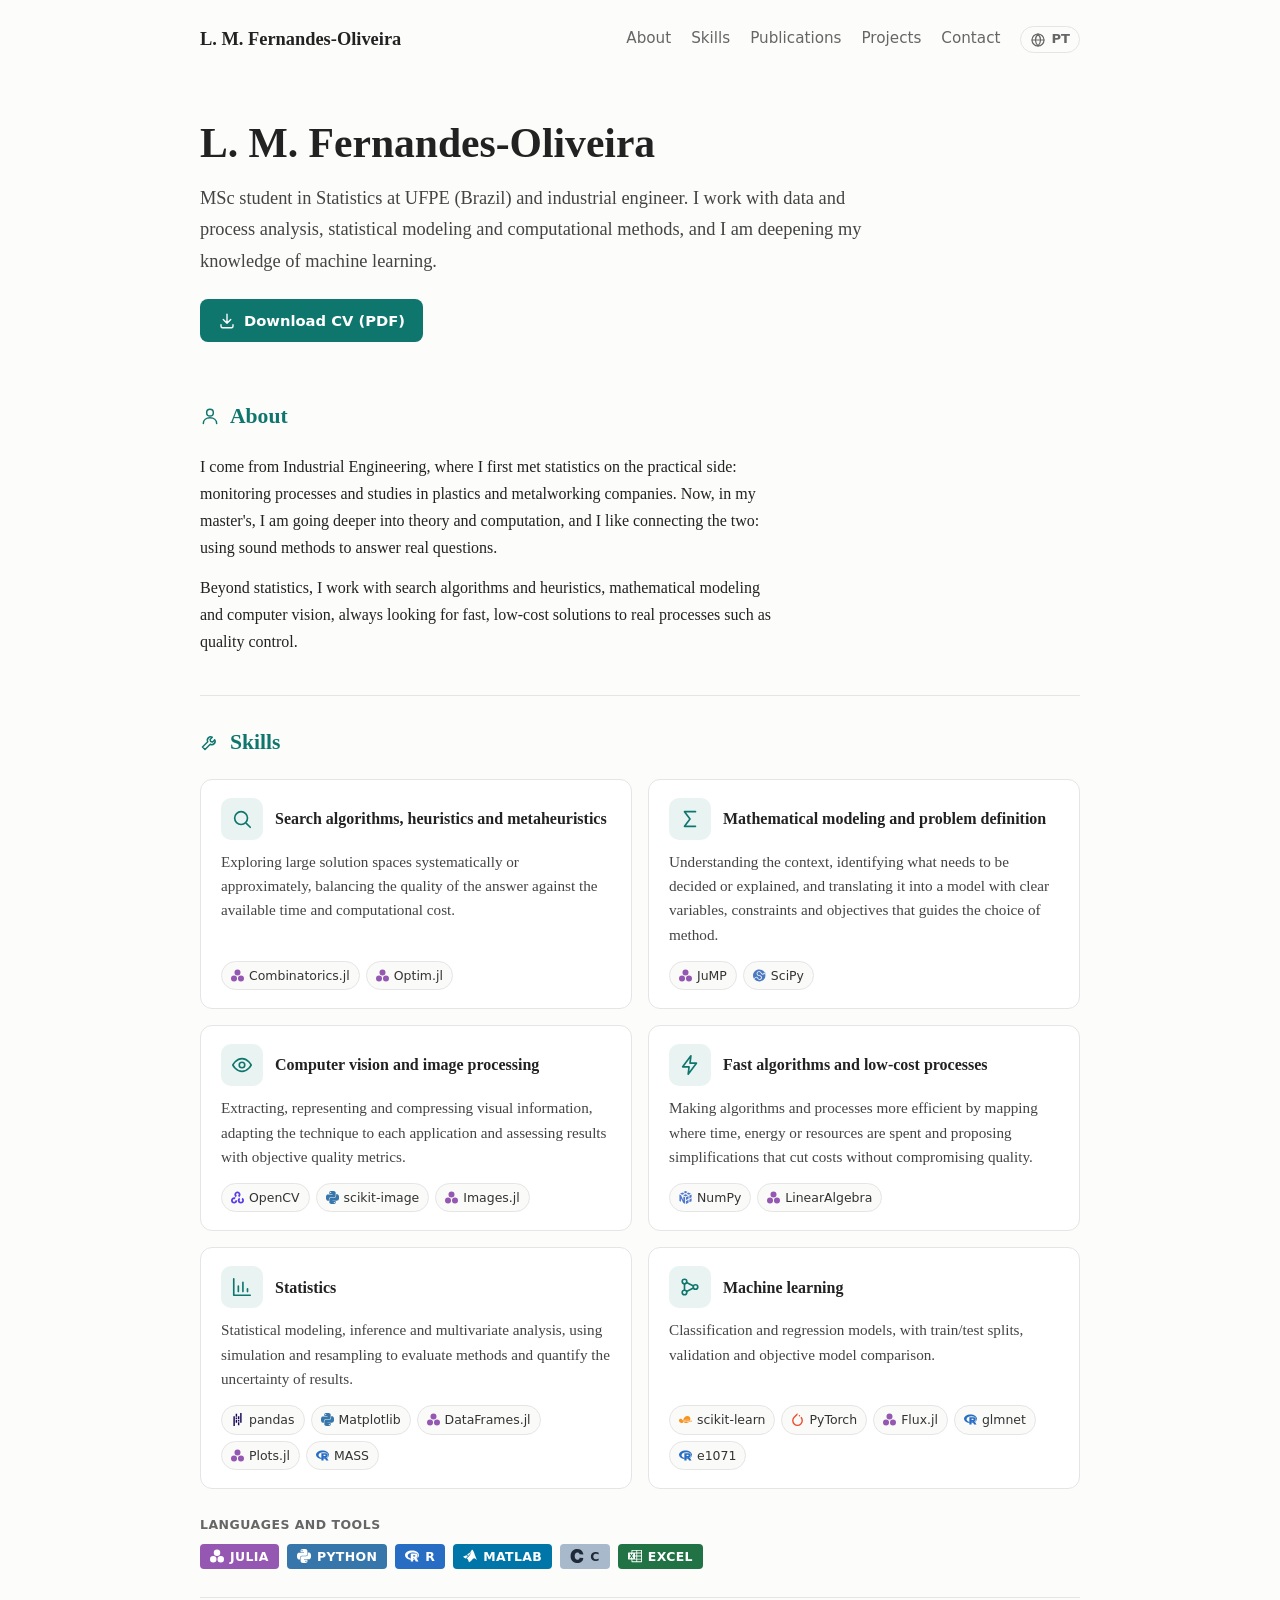
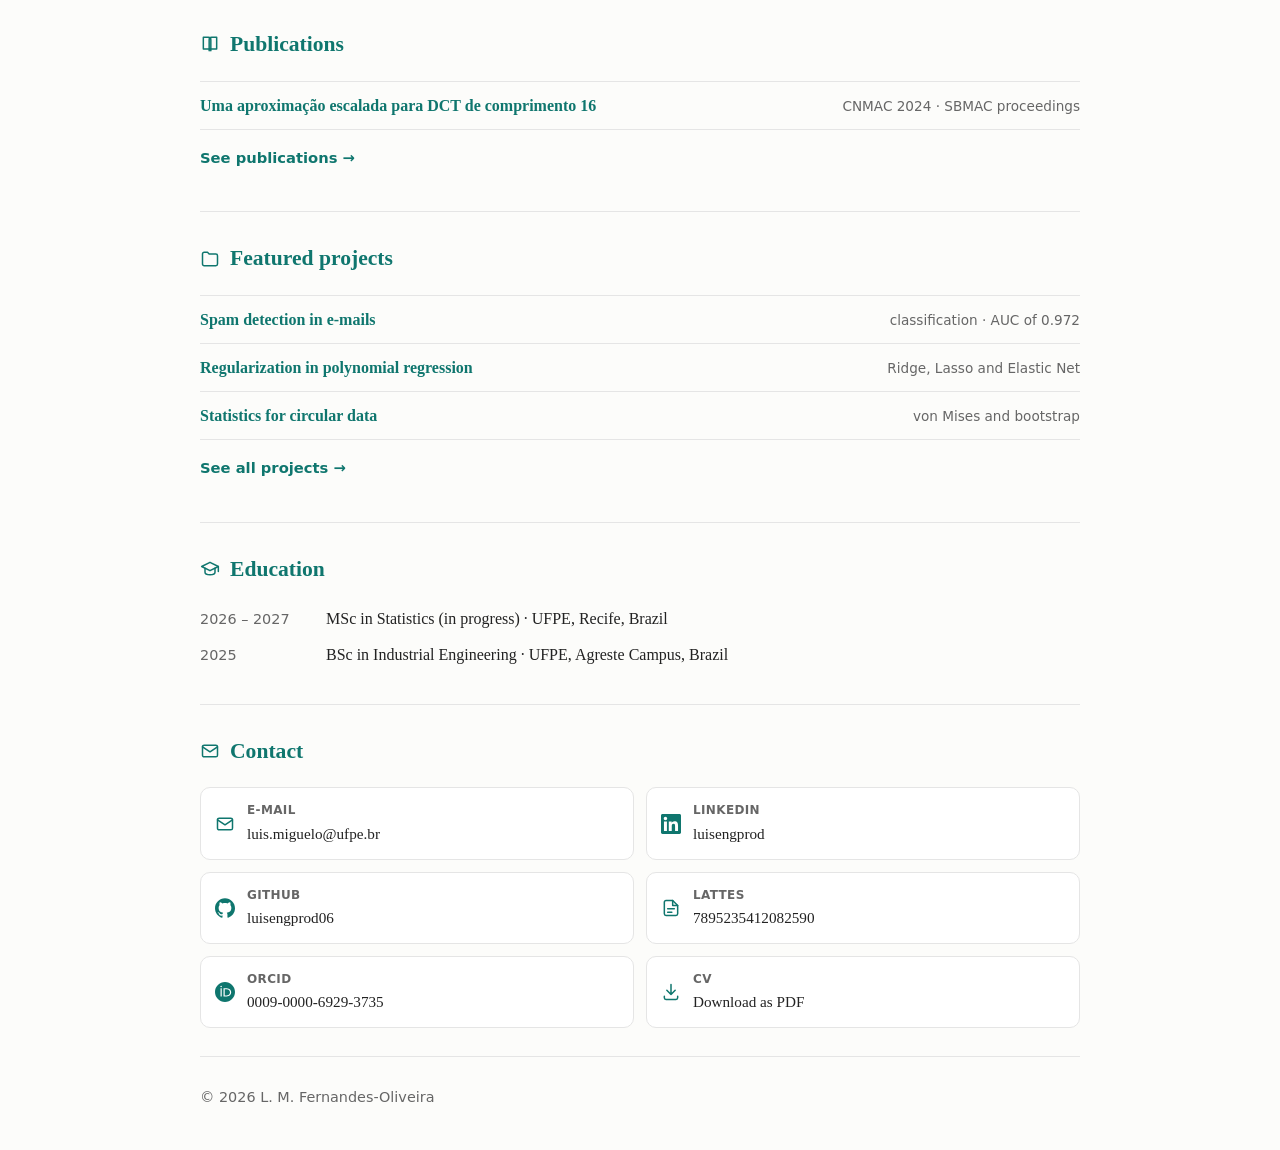
<file: en/index.html>
<!DOCTYPE html>
<html lang="en">
<head>
<meta charset="utf-8">
<meta name="viewport" content="width=device-width, initial-scale=1">
<title>L. M. Fernandes-Oliveira · Statistics and Industrial Engineering</title>
<meta name="description" content="L. M. Fernandes-Oliveira: MSc student in Statistics at UFPE (Brazil) and industrial engineer. Publications, projects and contact.">
<link rel="canonical" href="https://luisengprod06.github.io/en/">
<link rel="alternate" hreflang="pt-BR" href="https://luisengprod06.github.io/">
<link rel="alternate" hreflang="en" href="https://luisengprod06.github.io/en/">
<link rel="icon" href="../favicon.svg" type="image/svg+xml">
<link rel="apple-touch-icon" href="../apple-touch-icon.png">
<meta property="og:type" content="website">
<meta property="og:title" content="L. M. Fernandes-Oliveira · Statistics and Industrial Engineering">
<meta property="og:description" content="L. M. Fernandes-Oliveira: MSc student in Statistics at UFPE (Brazil) and industrial engineer. Publications, projects and contact.">
<meta property="og:url" content="https://luisengprod06.github.io/en/">
<meta property="og:image" content="https://luisengprod06.github.io/og-en.png">
<meta property="og:image:width" content="1200">
<meta property="og:image:height" content="630">
<meta property="og:locale" content="en_US">
<meta name="twitter:card" content="summary_large_image">
<link rel="stylesheet" href="../style.css?v=c5a9ac2f">
</head>
<body>

<header class="container topo">
  <a class="nome" href="./">L. M. Fernandes-Oliveira</a>
  <nav>
    <a href="#sobre">About</a>
    <a href="#habilidades">Skills</a>
    <a href="publications.html">Publications</a>
    <a href="projects.html">Projects</a>
    <a href="#contato">Contact</a>
    <a class="lingua" href="../" hreflang="pt-BR" lang="pt-BR" title="Ler em português"><svg class="ic" viewBox="0 0 24 24" width="16" height="16" fill="none" stroke="currentColor" stroke-width="1.8" stroke-linecap="round" stroke-linejoin="round" aria-hidden="true"><circle cx="12" cy="12" r="9"/><path d="M3 12h18M12 3c2.5 2.7 3.8 5.7 3.8 9s-1.3 6.3-3.8 9c-2.5-2.7-3.8-5.7-3.8-9S9.5 5.7 12 3z"/></svg>PT</a>
  </nav>
</header>

<main class="container">

  <section class="hero">
    <h1>L. M. Fernandes-Oliveira</h1>
    <p class="lead">MSc student in Statistics at UFPE (Brazil) and industrial engineer. I work with data and process analysis, statistical modeling and computational methods, and I am deepening my knowledge of machine learning.</p>
    <p class="acoes"><a class="botao" href="../CV-LM-Fernandes-Oliveira.pdf" download><svg class="ic" viewBox="0 0 24 24" width="18" height="18" fill="none" stroke="currentColor" stroke-width="1.8" stroke-linecap="round" stroke-linejoin="round" aria-hidden="true"><path d="M12 3v12M7 10l5 5 5-5"/><path d="M4 17v2a2 2 0 0 0 2 2h12a2 2 0 0 0 2-2v-2"/></svg>Download CV (PDF)</a></p>
  </section>

  <section id="sobre">
    <h2><svg class="ic" viewBox="0 0 24 24" width="20" height="20" fill="none" stroke="currentColor" stroke-width="1.8" stroke-linecap="round" stroke-linejoin="round" aria-hidden="true"><circle cx="12" cy="8" r="4"/><path d="M4 21c0-4.4 3.6-7 8-7s8 2.6 8 7"/></svg>About</h2>
    <p>I come from Industrial Engineering, where I first met statistics on the practical side: monitoring processes and studies in plastics and metalworking companies. Now, in my master's, I am going deeper into theory and computation, and I like connecting the two: using sound methods to answer real questions.</p>
    <p>Beyond statistics, I work with search algorithms and heuristics, mathematical modeling and computer vision, always looking for fast, low-cost solutions to real processes such as quality control.</p>
  </section>

  <section id="habilidades">
    <h2><svg class="ic" viewBox="0 0 24 24" width="20" height="20" fill="none" stroke="currentColor" stroke-width="1.8" stroke-linecap="round" stroke-linejoin="round" aria-hidden="true"><path d="M14.7 6.3a4 4 0 0 0-5.4 5.4L3 18l3 3 6.3-6.3a4 4 0 0 0 5.4-5.4l-2.6 2.6-2.4-.6-.6-2.4z"/></svg>Skills</h2>
    <ul class="habilidades">
      <li class="habilidade">
        <div class="habilidade-topo"><span class="ic-caixa"><svg class="ic" viewBox="0 0 24 24" width="22" height="22" fill="none" stroke="currentColor" stroke-width="1.8" stroke-linecap="round" stroke-linejoin="round" aria-hidden="true"><circle cx="11" cy="11" r="7"/><path d="M21 21l-4.3-4.3"/></svg></span><h3>Search algorithms, heuristics and metaheuristics</h3></div>
        <p>Exploring large solution spaces systematically or approximately, balancing the quality of the answer against the available time and computational cost.</p>
        <ul class="chips" aria-label="Libraries"><li class="chip"><svg class="ic" viewBox="0 0 24 24" width="13" height="13" aria-hidden="true"><path fill="#9558B2" d="M11.138 17.569a5.569 5.569 0 1 1-11.138 0 5.569 5.569 0 1 1 11.138 0zm6.431-11.138a5.569 5.569 0 1 1-11.138 0 5.569 5.569 0 1 1 11.138 0zM24 17.569a5.569 5.569 0 1 1-11.138 0 5.569 5.569 0 1 1 11.138 0z"/></svg>Combinatorics.jl</li><li class="chip"><svg class="ic" viewBox="0 0 24 24" width="13" height="13" aria-hidden="true"><path fill="#9558B2" d="M11.138 17.569a5.569 5.569 0 1 1-11.138 0 5.569 5.569 0 1 1 11.138 0zm6.431-11.138a5.569 5.569 0 1 1-11.138 0 5.569 5.569 0 1 1 11.138 0zM24 17.569a5.569 5.569 0 1 1-11.138 0 5.569 5.569 0 1 1 11.138 0z"/></svg>Optim.jl</li></ul>
      </li>
      <li class="habilidade">
        <div class="habilidade-topo"><span class="ic-caixa"><svg class="ic" viewBox="0 0 24 24" width="22" height="22" fill="none" stroke="currentColor" stroke-width="1.8" stroke-linecap="round" stroke-linejoin="round" aria-hidden="true"><path d="M18 4H6l6 8-6 8h12"/></svg></span><h3>Mathematical modeling and problem definition</h3></div>
        <p>Understanding the context, identifying what needs to be decided or explained, and translating it into a model with clear variables, constraints and objectives that guides the choice of method.</p>
        <ul class="chips" aria-label="Libraries"><li class="chip"><svg class="ic" viewBox="0 0 24 24" width="13" height="13" aria-hidden="true"><path fill="#9558B2" d="M11.138 17.569a5.569 5.569 0 1 1-11.138 0 5.569 5.569 0 1 1 11.138 0zm6.431-11.138a5.569 5.569 0 1 1-11.138 0 5.569 5.569 0 1 1 11.138 0zM24 17.569a5.569 5.569 0 1 1-11.138 0 5.569 5.569 0 1 1 11.138 0z"/></svg>JuMP</li><li class="chip"><svg class="ic" viewBox="0 0 24 24" width="13" height="13" aria-hidden="true"><path fill="#4A78C2" d="M15.697 13.496c-.784-1.072-1.982-1.519-3.694-1.88l-1.592-.375-1.201-.515c-.631-.446-1.17-1.634-1.017-2.681a3 3 0 0 1 3.386-2.526 2.962 2.962 0 0 1 1.962 1.155L15.35 9.05c1.033 1.33 2.195 1.727 3.459 1.098l.637-.27a.22.22 0 0 1 .278.087l.127.19a.311.311 0 0 0 .156.131.326.326 0 0 0 .33-.058l1.467-1.384c.257-.22.182-.422.182-.422l-.354-.806s-.097-.193-.431-.149l-1.968.181a.327.327 0 0 0-.27.411l.071.227c.014.047.014.1-.005.148a.219.219 0 0 1-.124.125l-.556.235c-.582.341-1.244.123-1.686-.417l-.505-.67-1.438-1.91a4.421 4.421 0 0 0-2.929-1.72C9.355 3.733 7.095 5.42 6.741 7.84c-.179 1.22.187 2.375.855 3.302.485.674 1.373 1.06 1.854 1.18l1.262.36 1.208.277c.166.04.634.155.91.255.256.092.845.31 1.324.701.572.582.875 1.413.746 2.284a2.744 2.744 0 0 1-4.897 1.255l-1.726-2.292a2.294 2.294 0 0 0-1.514-.89 2.31 2.31 0 0 0-1.708.439l-3.632 2.71A11.002 11.002 0 0 1 0 12C0 5.798 5.133.768 11.465.768c4.715 0 8.761 2.788 10.523 6.77l.581-.27.393-1.072.411.144-.353.96.98.337-.148.402-1.095-.382-.603.277c.5 1.262.778 2.632.778 4.066 0 6.203-5.135 11.232-11.467 11.232a11.526 11.526 0 0 1-9.26-4.61l3.721-2.788a.855.855 0 0 1 1.163.19l1.826 2.455a4.186 4.186 0 0 0 2.673 1.502c2.302.322 4.439-1.273 4.773-3.563a4.14 4.14 0 0 0-.664-2.922"/></svg>SciPy</li></ul>
      </li>
      <li class="habilidade">
        <div class="habilidade-topo"><span class="ic-caixa"><svg class="ic" viewBox="0 0 24 24" width="22" height="22" fill="none" stroke="currentColor" stroke-width="1.8" stroke-linecap="round" stroke-linejoin="round" aria-hidden="true"><path d="M2 12s3.6-7 10-7 10 7 10 7-3.6 7-10 7S2 12 2 12z"/><circle cx="12" cy="12" r="3"/></svg></span><h3>Computer vision and image processing</h3></div>
        <p>Extracting, representing and compressing visual information, adapting the technique to each application and assessing results with objective quality metrics.</p>
        <ul class="chips" aria-label="Libraries"><li class="chip"><svg class="ic" viewBox="0 0 24 24" width="13" height="13" aria-hidden="true"><path fill="#5C3EE8" d="M11.8992.8525C8.735.8525 6.17 3.4175 6.17 6.5817c0 2.102 1.1321 3.9398 2.8198 4.9366l1.6412-2.7849c.0411-.0699.0176-.1593-.0495-.2048-.6233-.4227-1.0328-1.137-1.0328-1.947 0-1.298 1.0524-2.3504 2.3505-2.3504 1.2981 0 2.3505 1.0524 2.3505 2.3505 0 .8098-.4095 1.5242-1.0328 1.947-.0671.0454-.0907.1348-.0495.2047l1.6414 2.785c1.6878-.9969 2.8199-2.8346 2.8199-4.9367 0-3.1642-2.5653-5.7292-5.7295-5.7292zm-6.17 10.8366C2.565 11.6891 0 14.2541 0 17.4183c0 3.1642 2.565 5.7292 5.7292 5.7292 3.1798 0 5.8074-2.6995 5.7275-5.8762H8.2313c-.0847 0-.1513.0717-.1519.1564-.0082 1.266-1.0644 2.3411-2.3502 2.3411-1.2981 0-2.3505-1.0524-2.3505-2.3505 0-1.2982 1.0524-2.3505 2.3505-2.3505.34 0 .663.0724.9547.2022.0713.0318.1566.0077.1962-.0595l1.6464-2.7935c-.8273-.4636-1.7815-.7279-2.7973-.7279zm15.4424.7614l-1.6366 2.7878c-.041.07-.0172.1594.05.2048.624.4217 1.0348 1.1354 1.0363 1.9452.0022 1.298-1.0483 2.352-2.3465 2.3542-1.298.0023-2.3523-1.0482-2.3545-2.3462-.0015-.8098.4068-1.5248 1.0294-1.9486.067-.0457.0905-.1353.0492-.2051l-1.6464-2.7818c-1.6859.9998-2.8146 2.8394-2.811 4.9415.0056 3.1641 2.575 5.7248 5.7393 5.7192 3.1641-.0054 5.7246-2.575 5.7192-5.7392-.0037-2.1022-1.139-3.938-2.8284-4.9318z"/></svg>OpenCV</li><li class="chip"><svg class="ic" viewBox="0 0 24 24" width="13" height="13" aria-hidden="true"><path fill="#3776AB" d="M14.25.18l.9.2.73.26.59.3.45.32.34.34.25.34.16.33.1.3.04.26.02.2-.01.13V8.5l-.05.63-.13.55-.21.46-.26.38-.3.31-.33.25-.35.19-.35.14-.33.1-.3.07-.26.04-.21.02H8.77l-.69.05-.59.14-.5.22-.41.27-.33.32-.27.35-.2.36-.15.37-.1.35-.07.32-.04.27-.02.21v3.06H3.17l-.21-.03-.28-.07-.32-.12-.35-.18-.36-.26-.36-.36-.35-.46-.32-.59-.28-.73-.21-.88-.14-1.05-.05-1.23.06-1.22.16-1.04.24-.87.32-.71.36-.57.4-.44.42-.33.42-.24.4-.16.36-.1.32-.05.24-.01h.16l.06.01h8.16v-.83H6.18l-.01-2.75-.02-.37.05-.34.11-.31.17-.28.25-.26.31-.23.38-.2.44-.18.51-.15.58-.12.64-.1.71-.06.77-.04.84-.02 1.27.05zm-6.3 1.98l-.23.33-.08.41.08.41.23.34.33.22.41.09.41-.09.33-.22.23-.34.08-.41-.08-.41-.23-.33-.33-.22-.41-.09-.41.09zm13.09 3.95l.28.06.32.12.35.18.36.27.36.35.35.47.32.59.28.73.21.88.14 1.04.05 1.23-.06 1.23-.16 1.04-.24.86-.32.71-.36.57-.4.45-.42.33-.42.24-.4.16-.36.09-.32.05-.24.02-.16-.01h-8.22v.82h5.84l.01 2.76.02.36-.05.34-.11.31-.17.29-.25.25-.31.24-.38.2-.44.17-.51.15-.58.13-.64.09-.71.07-.77.04-.84.01-1.27-.04-1.07-.14-.9-.2-.73-.25-.59-.3-.45-.33-.34-.34-.25-.34-.16-.33-.1-.3-.04-.25-.02-.2.01-.13v-5.34l.05-.64.13-.54.21-.46.26-.38.3-.32.33-.24.35-.2.35-.14.33-.1.3-.06.26-.04.21-.02.13-.01h5.84l.69-.05.59-.14.5-.21.41-.28.33-.32.27-.35.2-.36.15-.36.1-.35.07-.32.04-.28.02-.21V6.07h2.09l.14.01zm-6.47 14.25l-.23.33-.08.41.08.41.23.33.33.23.41.08.41-.08.33-.23.23-.33.08-.41-.08-.41-.23-.33-.33-.23-.41-.08-.41.08z"/></svg>scikit-image</li><li class="chip"><svg class="ic" viewBox="0 0 24 24" width="13" height="13" aria-hidden="true"><path fill="#9558B2" d="M11.138 17.569a5.569 5.569 0 1 1-11.138 0 5.569 5.569 0 1 1 11.138 0zm6.431-11.138a5.569 5.569 0 1 1-11.138 0 5.569 5.569 0 1 1 11.138 0zM24 17.569a5.569 5.569 0 1 1-11.138 0 5.569 5.569 0 1 1 11.138 0z"/></svg>Images.jl</li></ul>
      </li>
      <li class="habilidade">
        <div class="habilidade-topo"><span class="ic-caixa"><svg class="ic" viewBox="0 0 24 24" width="22" height="22" fill="none" stroke="currentColor" stroke-width="1.8" stroke-linecap="round" stroke-linejoin="round" aria-hidden="true"><path d="M13 2L4 14h7l-1 8 9-12h-7l1-8z"/></svg></span><h3>Fast algorithms and low-cost processes</h3></div>
        <p>Making algorithms and processes more efficient by mapping where time, energy or resources are spent and proposing simplifications that cut costs without compromising quality.</p>
        <ul class="chips" aria-label="Libraries"><li class="chip"><svg class="ic" viewBox="0 0 24 24" width="13" height="13" aria-hidden="true"><path fill="#4D77CF" d="M10.315 4.876L6.3048 2.8517l-4.401 2.1965 4.1186 2.0683zm1.8381.9277l4.2045 2.1223-4.3622 2.1906-4.125-2.0718zm5.6153-2.9213l4.3193 2.1658-3.863 1.9402-4.2131-2.1252zm-1.859-.9329L12.021 0 8.1742 1.9193l4.0068 2.0208zm-3.0401 16.7443V24l4.7107-2.3507-.0053-5.3085zm4.7037-4.2057l-.0052-5.2528-4.6985 2.3356v5.2546zm5.6553-.9845v5.327l-4.0178 2.0052-.0029-5.3028zm0-1.8626V6.4214l-4.0253 2.001.0034 5.2633zM11.2062 11.571L8.0333 9.9756v6.895s-3.8804-8.2564-4.2399-8.998c-.0463-.0957-.2371-.2007-.2858-.2262C2.8118 7.2812.773 6.2485.773 6.2485V18.43l2.8204 1.5076v-6.3674s3.8392 7.3775 3.878 7.458c.0389.0807.4245.8582.8362 1.1314.5485.363 2.8992 1.7766 2.8992 1.7766z"/></svg>NumPy</li><li class="chip"><svg class="ic" viewBox="0 0 24 24" width="13" height="13" aria-hidden="true"><path fill="#9558B2" d="M11.138 17.569a5.569 5.569 0 1 1-11.138 0 5.569 5.569 0 1 1 11.138 0zm6.431-11.138a5.569 5.569 0 1 1-11.138 0 5.569 5.569 0 1 1 11.138 0zM24 17.569a5.569 5.569 0 1 1-11.138 0 5.569 5.569 0 1 1 11.138 0z"/></svg>LinearAlgebra</li></ul>
      </li>
      <li class="habilidade">
        <div class="habilidade-topo"><span class="ic-caixa"><svg class="ic" viewBox="0 0 24 24" width="22" height="22" fill="none" stroke="currentColor" stroke-width="1.8" stroke-linecap="round" stroke-linejoin="round" aria-hidden="true"><path d="M3 3v18h18"/><path d="M8 17v-6M13 17V7M18 17v-3"/></svg></span><h3>Statistics</h3></div>
        <p>Statistical modeling, inference and multivariate analysis, using simulation and resampling to evaluate methods and quantify the uncertainty of results.</p>
        <ul class="chips" aria-label="Libraries"><li class="chip"><svg class="ic" viewBox="0 0 24 24" width="13" height="13" aria-hidden="true"><path fill="#150458" d="M16.922 0h2.623v18.104h-2.623zm-4.126 12.94h2.623v2.57h-2.623zm0-7.037h2.623v5.446h-2.623zm0 11.197h2.623v5.446h-2.623zM4.456 5.896h2.622V24H4.455zm4.213 2.559h2.623v2.57H8.67zm0 4.151h2.623v5.447H8.67zm0-11.187h2.623v5.446H8.67Z"/></svg>pandas</li><li class="chip"><svg class="ic" viewBox="0 0 24 24" width="13" height="13" aria-hidden="true"><path fill="#3776AB" d="M14.25.18l.9.2.73.26.59.3.45.32.34.34.25.34.16.33.1.3.04.26.02.2-.01.13V8.5l-.05.63-.13.55-.21.46-.26.38-.3.31-.33.25-.35.19-.35.14-.33.1-.3.07-.26.04-.21.02H8.77l-.69.05-.59.14-.5.22-.41.27-.33.32-.27.35-.2.36-.15.37-.1.35-.07.32-.04.27-.02.21v3.06H3.17l-.21-.03-.28-.07-.32-.12-.35-.18-.36-.26-.36-.36-.35-.46-.32-.59-.28-.73-.21-.88-.14-1.05-.05-1.23.06-1.22.16-1.04.24-.87.32-.71.36-.57.4-.44.42-.33.42-.24.4-.16.36-.1.32-.05.24-.01h.16l.06.01h8.16v-.83H6.18l-.01-2.75-.02-.37.05-.34.11-.31.17-.28.25-.26.31-.23.38-.2.44-.18.51-.15.58-.12.64-.1.71-.06.77-.04.84-.02 1.27.05zm-6.3 1.98l-.23.33-.08.41.08.41.23.34.33.22.41.09.41-.09.33-.22.23-.34.08-.41-.08-.41-.23-.33-.33-.22-.41-.09-.41.09zm13.09 3.95l.28.06.32.12.35.18.36.27.36.35.35.47.32.59.28.73.21.88.14 1.04.05 1.23-.06 1.23-.16 1.04-.24.86-.32.71-.36.57-.4.45-.42.33-.42.24-.4.16-.36.09-.32.05-.24.02-.16-.01h-8.22v.82h5.84l.01 2.76.02.36-.05.34-.11.31-.17.29-.25.25-.31.24-.38.2-.44.17-.51.15-.58.13-.64.09-.71.07-.77.04-.84.01-1.27-.04-1.07-.14-.9-.2-.73-.25-.59-.3-.45-.33-.34-.34-.25-.34-.16-.33-.1-.3-.04-.25-.02-.2.01-.13v-5.34l.05-.64.13-.54.21-.46.26-.38.3-.32.33-.24.35-.2.35-.14.33-.1.3-.06.26-.04.21-.02.13-.01h5.84l.69-.05.59-.14.5-.21.41-.28.33-.32.27-.35.2-.36.15-.36.1-.35.07-.32.04-.28.02-.21V6.07h2.09l.14.01zm-6.47 14.25l-.23.33-.08.41.08.41.23.33.33.23.41.08.41-.08.33-.23.23-.33.08-.41-.08-.41-.23-.33-.33-.23-.41-.08-.41.08z"/></svg>Matplotlib</li><li class="chip"><svg class="ic" viewBox="0 0 24 24" width="13" height="13" aria-hidden="true"><path fill="#9558B2" d="M11.138 17.569a5.569 5.569 0 1 1-11.138 0 5.569 5.569 0 1 1 11.138 0zm6.431-11.138a5.569 5.569 0 1 1-11.138 0 5.569 5.569 0 1 1 11.138 0zM24 17.569a5.569 5.569 0 1 1-11.138 0 5.569 5.569 0 1 1 11.138 0z"/></svg>DataFrames.jl</li><li class="chip"><svg class="ic" viewBox="0 0 24 24" width="13" height="13" aria-hidden="true"><path fill="#9558B2" d="M11.138 17.569a5.569 5.569 0 1 1-11.138 0 5.569 5.569 0 1 1 11.138 0zm6.431-11.138a5.569 5.569 0 1 1-11.138 0 5.569 5.569 0 1 1 11.138 0zM24 17.569a5.569 5.569 0 1 1-11.138 0 5.569 5.569 0 1 1 11.138 0z"/></svg>Plots.jl</li><li class="chip"><svg class="ic" viewBox="0 0 24 24" width="13" height="13" aria-hidden="true"><path fill="#276DC3" d="M12 2.746c-6.627 0-12 3.599-12 8.037 0 3.897 4.144 7.144 9.64 7.88V16.26c-2.924-.915-4.925-2.755-4.925-4.877 0-3.035 4.084-5.494 9.12-5.494 5.038 0 8.757 1.683 8.757 5.494 0 1.976-.999 3.379-2.662 4.272.09.066.174.128.258.216.169.149.25.363.372.544 2.128-1.45 3.44-3.437 3.44-5.631 0-4.44-5.373-8.038-12-8.038zm-2.111 4.99v13.516l4.093-.002-.002-5.291h1.1c.225 0 .321.066.549.25.272.22.715.982.715.982l2.164 4.063 4.627-.002-2.864-4.826s-.086-.193-.265-.383a2.22 2.22 0 00-.582-.416c-.422-.214-1.149-.434-1.149-.434s3.578-.264 3.578-3.826c0-3.562-3.744-3.63-3.744-3.63zm4.127 2.93l2.478.002s1.149-.062 1.149 1.127c0 1.165-1.149 1.17-1.149 1.17h-2.478zm1.754 6.119c-.494.049-1.012.079-1.54.088v1.807a16.622 16.622 0 002.37-.473l-.471-.891s-.108-.183-.248-.394c-.039-.054-.08-.098-.111-.137z"/></svg>MASS</li></ul>
      </li>
      <li class="habilidade">
        <div class="habilidade-topo"><span class="ic-caixa"><svg class="ic" viewBox="0 0 24 24" width="22" height="22" fill="none" stroke="currentColor" stroke-width="1.8" stroke-linecap="round" stroke-linejoin="round" aria-hidden="true"><circle cx="6" cy="6" r="2.5"/><circle cx="6" cy="18" r="2.5"/><circle cx="18" cy="12" r="2.5"/><path d="M8.3 7.2l7.4 3.6M8.3 16.8l7.4-3.6M6 8.5v7"/></svg></span><h3>Machine learning</h3></div>
        <p>Classification and regression models, with train/test splits, validation and objective model comparison.</p>
        <ul class="chips" aria-label="Libraries"><li class="chip"><svg class="ic" viewBox="0 0 24 24" width="13" height="13" aria-hidden="true"><path fill="#F7931E" d="M15.601 5.53c-1.91.035-3.981.91-5.63 2.56-2.93 2.93-2.083 8.53-1.088 9.525.805.804 6.595 1.843 9.526-1.088a9.74 9.74 0 0 0 .584-.643c.043-.292.205-.66.489-1.106a1.848 1.848 0 0 1-.537.176c-.144.265-.37.55-.676.855-.354.335-.607.554-.76.656a.795.795 0 0 1-.437.152c-.35 0-.514-.308-.494-.924-.22.316-.425.549-.612.7a.914.914 0 0 1-.578.224c-.194 0-.36-.09-.496-.273a1.03 1.03 0 0 1-.193-.507 4.016 4.016 0 0 1-.726.583c-.224.132-.47.197-.74.197-.3 0-.543-.096-.727-.288a.978.978 0 0 1-.257-.524v.004c-.3.276-.564.48-.79.611a1.295 1.295 0 0 1-.649.197.693.693 0 0 1-.571-.275c-.145-.183-.218-.43-.218-.739 0-.464.101-1.02.302-1.67.201-.65.445-1.25.733-1.797l.842-.312a.21.21 0 0 1 .06-.013c.063 0 .116.047.157.14.04.095.061.221.061.38 0 .451-.104.888-.312 1.31-.207.422-.532.873-.974 1.352-.018.23-.027.388-.027.474 0 .193.036.345.106.458.071.113.165.169.282.169a.71.71 0 0 0 .382-.13c.132-.084.333-.26.602-.523.028-.418.187-.798.482-1.142.324-.38.685-.569 1.08-.569.206 0 .37.054.494.16a.524.524 0 0 1 .186.417c0 .458-.486.829-1.459 1.114.088.43.32.646.693.646a.807.807 0 0 0 .417-.117c.129-.076.321-.243.575-.497.032-.252.118-.495.259-.728.182-.3.416-.544.701-.73.285-.185.537-.278.756-.278.276 0 .47.127.58.381l.677-.374h.186l-.292.971c-.15.488-.226.823-.226 1.004 0 .19.067.285.202.285.086 0 .181-.045.285-.137.104-.092.25-.232.437-.42v.001c.143-.155.274-.32.392-.494-.19-.084-.285-.21-.285-.375 0-.17.058-.352.174-.545.116-.194.275-.29.479-.29.172 0 .258.088.258.265 0 .139-.05.338-.149.596.367-.04.687-.32.961-.842l.228-.01c1.059-2.438.828-5.075-.83-6.732-1.019-1.02-2.408-1.5-3.895-1.471zm4.725 8.203a8.938 8.938 0 0 1-1.333 2.151 1.09 1.09 0 0 0-.012.147c0 .168.047.309.14.423.092.113.206.17.34.17.296 0 .714-.264 1.254-.787-.001.04-.003.08-.003.121 0 .146.012.368.036.666l.733-.172c0-.2.003-.357.01-.474.01-.157.033-.33.066-.517.02-.11.07-.216.152-.315l.186-.216a5.276 5.276 0 0 1 .378-.397c.062-.055.116-.099.162-.13a.26.26 0 0 1 .123-.046c.055 0 .083.035.083.106 0 .07-.052.236-.156.497-.194.486-.292.848-.292 1.084 0 .175.046.314.136.418a.45.45 0 0 0 .358.155c.365 0 .803-.269 1.313-.808v-.381c-.361.426-.623.64-.784.64-.109 0-.163-.067-.163-.2 0-.1.065-.316.195-.65.19-.486.285-.836.285-1.048a.464.464 0 0 0-.112-.319.36.36 0 0 0-.282-.127c-.165 0-.354.077-.567.233-.213.156-.5.436-.863.84.053-.262.165-.622.335-1.08l-.809.156a6.54 6.54 0 0 0-.399 1.074c-.04.156-.07.316-.092.48a7.447 7.447 0 0 1-.49.45.38.38 0 0 1-.229.08.208.208 0 0 1-.174-.082.352.352 0 0 1-.064-.222c0-.1.019-.214.056-.343.038-.13.12-.373.249-.731l.308-.849zm-17.21-2.927c-.863-.016-1.67.263-2.261.854-1.352 1.352-1.07 3.827.631 5.527 1.7 1.701 4.95 1.21 5.527.632.467-.466 1.07-3.827-.631-5.527-.957-.957-2.158-1.465-3.267-1.486zm12.285.358h.166v.21H15.4zm.427 0h.166v.865l.46-.455h.195l-.364.362.428.684h-.198l-.357-.575-.164.166v.41h-.166zm1.016 0h.166v.21h-.166zm.481.122h.166v.288h.172v.135h-.172v.717c0 .037.006.062.02.075.012.013.037.02.074.02a.23.23 0 0 0 .078-.01v.141a.802.802 0 0 1-.136.014.23.23 0 0 1-.15-.043.15.15 0 0 1-.052-.123v-.79h-.141v-.136h.141zm-3.562.258c.081 0 .15.012.207.038.057.024.1.061.13.11s.045.106.045.173h-.176c-.006-.111-.075-.167-.208-.167a.285.285 0 0 0-.164.041.134.134 0 0 0-.06.117c0 .035.015.065.045.088.03.024.08.044.15.06l.16.039a.47.47 0 0 1 .224.105c.047.046.07.108.07.186a.3.3 0 0 1-.052.175.327.327 0 0 1-.152.116.585.585 0 0 1-.226.041c-.136 0-.24-.03-.309-.088-.069-.059-.105-.149-.109-.269h.176c.004.037.01.065.017.084a.166.166 0 0 0 .034.054c.044.043.112.065.204.065a.31.31 0 0 0 .177-.045.139.139 0 0 0 .067-.119.116.116 0 0 0-.038-.09.287.287 0 0 0-.124-.055l-.156-.038a1.248 1.248 0 0 1-.159-.05.359.359 0 0 1-.098-.061.22.22 0 0 1-.058-.083.32.32 0 0 1-.016-.108c0-.096.036-.174.109-.232a.45.45 0 0 1 .29-.087zm1.035 0a.46.46 0 0 1 .202.043.351.351 0 0 1 .187.212.577.577 0 0 1 .023.126h-.168a.256.256 0 0 0-.078-.168.242.242 0 0 0-.17-.06.248.248 0 0 0-.155.05.306.306 0 0 0-.1.144.662.662 0 0 0-.034.224.58.58 0 0 0 .035.214.299.299 0 0 0 .101.135.261.261 0 0 0 .157.048c.142 0 .227-.084.256-.252h.167a.519.519 0 0 1-.065.22.35.35 0 0 1-.146.138.464.464 0 0 1-.216.048.448.448 0 0 1-.246-.066.441.441 0 0 1-.161-.192.703.703 0 0 1-.057-.293c0-.085.01-.163.032-.233a.522.522 0 0 1 .095-.182.403.403 0 0 1 .15-.117.453.453 0 0 1 .191-.04zm.603.03h.166v1.046H15.4zm1.443 0h.166v1.046h-.166zm-5.05.618c-.08 0-.2.204-.356.611-.155.407-.308.977-.459 1.71.281-.312.509-.662.683-1.05.175-.387.262-.72.262-.999a.455.455 0 0 0-.036-.197c-.025-.05-.056-.075-.093-.075zm4.662 1.797c-.221 0-.431.188-.629.563-.197.376-.296.722-.296 1.038 0 .12.029.216.088.29a.273.273 0 0 0 .223.111c.221 0 .43-.188.625-.565.196-.377.294-.725.294-1.043a.457.457 0 0 0-.083-.29.269.269 0 0 0-.222-.104zm-2.848.007c-.146 0-.285.11-.417.333-.133.222-.2.51-.2.866.566-.159.849-.452.849-.881 0-.212-.077-.318-.232-.318Z"/></svg>scikit-learn</li><li class="chip"><svg class="ic" viewBox="0 0 24 24" width="13" height="13" aria-hidden="true"><path fill="#EE4C2C" d="M12.005 0L4.952 7.053a9.865 9.865 0 000 14.022 9.866 9.866 0 0014.022 0c3.984-3.9 3.986-10.205.085-14.023l-1.744 1.743c2.904 2.905 2.904 7.634 0 10.538s-7.634 2.904-10.538 0-2.904-7.634 0-10.538l4.647-4.646.582-.665zm3.568 3.899a1.327 1.327 0 00-1.327 1.327 1.327 1.327 0 001.327 1.328A1.327 1.327 0 0016.9 5.226 1.327 1.327 0 0015.573 3.9z"/></svg>PyTorch</li><li class="chip"><svg class="ic" viewBox="0 0 24 24" width="13" height="13" aria-hidden="true"><path fill="#9558B2" d="M11.138 17.569a5.569 5.569 0 1 1-11.138 0 5.569 5.569 0 1 1 11.138 0zm6.431-11.138a5.569 5.569 0 1 1-11.138 0 5.569 5.569 0 1 1 11.138 0zM24 17.569a5.569 5.569 0 1 1-11.138 0 5.569 5.569 0 1 1 11.138 0z"/></svg>Flux.jl</li><li class="chip"><svg class="ic" viewBox="0 0 24 24" width="13" height="13" aria-hidden="true"><path fill="#276DC3" d="M12 2.746c-6.627 0-12 3.599-12 8.037 0 3.897 4.144 7.144 9.64 7.88V16.26c-2.924-.915-4.925-2.755-4.925-4.877 0-3.035 4.084-5.494 9.12-5.494 5.038 0 8.757 1.683 8.757 5.494 0 1.976-.999 3.379-2.662 4.272.09.066.174.128.258.216.169.149.25.363.372.544 2.128-1.45 3.44-3.437 3.44-5.631 0-4.44-5.373-8.038-12-8.038zm-2.111 4.99v13.516l4.093-.002-.002-5.291h1.1c.225 0 .321.066.549.25.272.22.715.982.715.982l2.164 4.063 4.627-.002-2.864-4.826s-.086-.193-.265-.383a2.22 2.22 0 00-.582-.416c-.422-.214-1.149-.434-1.149-.434s3.578-.264 3.578-3.826c0-3.562-3.744-3.63-3.744-3.63zm4.127 2.93l2.478.002s1.149-.062 1.149 1.127c0 1.165-1.149 1.17-1.149 1.17h-2.478zm1.754 6.119c-.494.049-1.012.079-1.54.088v1.807a16.622 16.622 0 002.37-.473l-.471-.891s-.108-.183-.248-.394c-.039-.054-.08-.098-.111-.137z"/></svg>glmnet</li><li class="chip"><svg class="ic" viewBox="0 0 24 24" width="13" height="13" aria-hidden="true"><path fill="#276DC3" d="M12 2.746c-6.627 0-12 3.599-12 8.037 0 3.897 4.144 7.144 9.64 7.88V16.26c-2.924-.915-4.925-2.755-4.925-4.877 0-3.035 4.084-5.494 9.12-5.494 5.038 0 8.757 1.683 8.757 5.494 0 1.976-.999 3.379-2.662 4.272.09.066.174.128.258.216.169.149.25.363.372.544 2.128-1.45 3.44-3.437 3.44-5.631 0-4.44-5.373-8.038-12-8.038zm-2.111 4.99v13.516l4.093-.002-.002-5.291h1.1c.225 0 .321.066.549.25.272.22.715.982.715.982l2.164 4.063 4.627-.002-2.864-4.826s-.086-.193-.265-.383a2.22 2.22 0 00-.582-.416c-.422-.214-1.149-.434-1.149-.434s3.578-.264 3.578-3.826c0-3.562-3.744-3.63-3.744-3.63zm4.127 2.93l2.478.002s1.149-.062 1.149 1.127c0 1.165-1.149 1.17-1.149 1.17h-2.478zm1.754 6.119c-.494.049-1.012.079-1.54.088v1.807a16.622 16.622 0 002.37-.473l-.471-.891s-.108-.183-.248-.394c-.039-.054-.08-.098-.111-.137z"/></svg>e1071</li></ul>
      </li>
    </ul>
    <h3 class="sub">Languages and tools</h3>
    <p class="selos"><span class="selo" style="background:#9558B2;color:#fff"><svg class="ic" viewBox="0 0 24 24" width="14" height="14" aria-hidden="true"><path fill="#fff" d="M11.138 17.569a5.569 5.569 0 1 1-11.138 0 5.569 5.569 0 1 1 11.138 0zm6.431-11.138a5.569 5.569 0 1 1-11.138 0 5.569 5.569 0 1 1 11.138 0zM24 17.569a5.569 5.569 0 1 1-11.138 0 5.569 5.569 0 1 1 11.138 0z"/></svg>Julia</span><span class="selo" style="background:#3776AB;color:#fff"><svg class="ic" viewBox="0 0 24 24" width="14" height="14" aria-hidden="true"><path fill="#fff" d="M14.25.18l.9.2.73.26.59.3.45.32.34.34.25.34.16.33.1.3.04.26.02.2-.01.13V8.5l-.05.63-.13.55-.21.46-.26.38-.3.31-.33.25-.35.19-.35.14-.33.1-.3.07-.26.04-.21.02H8.77l-.69.05-.59.14-.5.22-.41.27-.33.32-.27.35-.2.36-.15.37-.1.35-.07.32-.04.27-.02.21v3.06H3.17l-.21-.03-.28-.07-.32-.12-.35-.18-.36-.26-.36-.36-.35-.46-.32-.59-.28-.73-.21-.88-.14-1.05-.05-1.23.06-1.22.16-1.04.24-.87.32-.71.36-.57.4-.44.42-.33.42-.24.4-.16.36-.1.32-.05.24-.01h.16l.06.01h8.16v-.83H6.18l-.01-2.75-.02-.37.05-.34.11-.31.17-.28.25-.26.31-.23.38-.2.44-.18.51-.15.58-.12.64-.1.71-.06.77-.04.84-.02 1.27.05zm-6.3 1.98l-.23.33-.08.41.08.41.23.34.33.22.41.09.41-.09.33-.22.23-.34.08-.41-.08-.41-.23-.33-.33-.22-.41-.09-.41.09zm13.09 3.95l.28.06.32.12.35.18.36.27.36.35.35.47.32.59.28.73.21.88.14 1.04.05 1.23-.06 1.23-.16 1.04-.24.86-.32.71-.36.57-.4.45-.42.33-.42.24-.4.16-.36.09-.32.05-.24.02-.16-.01h-8.22v.82h5.84l.01 2.76.02.36-.05.34-.11.31-.17.29-.25.25-.31.24-.38.2-.44.17-.51.15-.58.13-.64.09-.71.07-.77.04-.84.01-1.27-.04-1.07-.14-.9-.2-.73-.25-.59-.3-.45-.33-.34-.34-.25-.34-.16-.33-.1-.3-.04-.25-.02-.2.01-.13v-5.34l.05-.64.13-.54.21-.46.26-.38.3-.32.33-.24.35-.2.35-.14.33-.1.3-.06.26-.04.21-.02.13-.01h5.84l.69-.05.59-.14.5-.21.41-.28.33-.32.27-.35.2-.36.15-.36.1-.35.07-.32.04-.28.02-.21V6.07h2.09l.14.01zm-6.47 14.25l-.23.33-.08.41.08.41.23.33.33.23.41.08.41-.08.33-.23.23-.33.08-.41-.08-.41-.23-.33-.33-.23-.41-.08-.41.08z"/></svg>Python</span><span class="selo" style="background:#276DC3;color:#fff"><svg class="ic" viewBox="0 0 24 24" width="14" height="14" aria-hidden="true"><path fill="#fff" d="M12 2.746c-6.627 0-12 3.599-12 8.037 0 3.897 4.144 7.144 9.64 7.88V16.26c-2.924-.915-4.925-2.755-4.925-4.877 0-3.035 4.084-5.494 9.12-5.494 5.038 0 8.757 1.683 8.757 5.494 0 1.976-.999 3.379-2.662 4.272.09.066.174.128.258.216.169.149.25.363.372.544 2.128-1.45 3.44-3.437 3.44-5.631 0-4.44-5.373-8.038-12-8.038zm-2.111 4.99v13.516l4.093-.002-.002-5.291h1.1c.225 0 .321.066.549.25.272.22.715.982.715.982l2.164 4.063 4.627-.002-2.864-4.826s-.086-.193-.265-.383a2.22 2.22 0 00-.582-.416c-.422-.214-1.149-.434-1.149-.434s3.578-.264 3.578-3.826c0-3.562-3.744-3.63-3.744-3.63zm4.127 2.93l2.478.002s1.149-.062 1.149 1.127c0 1.165-1.149 1.17-1.149 1.17h-2.478zm1.754 6.119c-.494.049-1.012.079-1.54.088v1.807a16.622 16.622 0 002.37-.473l-.471-.891s-.108-.183-.248-.394c-.039-.054-.08-.098-.111-.137z"/></svg>R</span><span class="selo" style="background:#0076A8;color:#fff"><svg class="ic" viewBox="0 0 24 24" width="14" height="14" aria-hidden="true"><path fill="#fff" d="M4.323 16.25C3.13 15.354 1.64 14.31 0 13.12l5.814-2.237 2.386 1.79c-1.79 2.086-2.982 2.831-3.877 3.577zm15.952-6.261c-.447-1.193-.745-2.385-1.193-3.578-.447-1.343-.894-2.535-1.64-3.579-.299-.447-.895-1.49-1.64-1.49-.15 0-.299.148-.448.148-.447.15-1.043 1.043-1.193 1.64-.447.745-1.342 1.938-1.938 2.683-.149.299-.447.597-.596.746-.447.298-.894.745-1.491 1.043-.15 0-.298.149-.447.149-.447 0-.745.298-1.043.447-.447.447-.894 1.043-1.342 1.49 0 .15-.15.299-.298.448l2.236 1.64c1.64-1.938 3.578-3.876 4.92-7.603 0 0-.448 4.026-4.026 8.349-2.236 2.534-4.025 3.876-4.324 4.174 0 0 .597-.149 1.194.15 1.193.446 1.789 2.087 2.236 3.279.298.894.745 1.64 1.043 2.534 1.193-.298 1.938-.745 2.683-1.491.745-.746 1.491-1.64 2.236-2.385 1.342-1.64 2.982-3.728 5.069-2.684.298.15.745.447.894.596.447.298.745.596 1.193 1.043.745.597 1.043 1.044 1.64 1.343-1.491-2.982-2.534-5.964-3.727-9.094z"/></svg>MATLAB</span><span class="selo" style="background:#A8B9CC;color:#1f2937"><svg class="ic" viewBox="0 0 24 24" width="14" height="14" aria-hidden="true"><path fill="#1f2937" d="M16.5921 9.1962s-.354-3.298-3.627-3.39c-3.2741-.09-4.9552 2.474-4.9552 6.14 0 3.6651 1.858 6.5972 5.0451 6.5972 3.184 0 3.5381-3.665 3.5381-3.665l6.1041.365s.36 3.31-2.196 5.836c-2.552 2.5241-5.6901 2.9371-7.8762 2.9201-2.19-.017-5.2261.034-8.1602-2.97-2.938-3.0101-3.436-5.9302-3.436-8.8002 0-2.8701.556-6.6702 4.047-9.5502C7.444.72 9.849 0 12.254 0c10.0422 0 10.7172 9.2602 10.7172 9.2602z"/></svg>C</span><span class="selo" style="background:#217346;color:#fff"><svg class="ic" viewBox="0 0 24 24" width="14" height="14" aria-hidden="true"><path fill="#fff" d="M23 1.5q.41 0 .7.3.3.29.3.7v19q0 .41-.3.7-.29.3-.7.3H7q-.41 0-.7-.3-.3-.29-.3-.7V18H1q-.41 0-.7-.3-.3-.29-.3-.7V7q0-.41.3-.7Q.58 6 1 6h5V2.5q0-.41.3-.7.29-.3.7-.3zM6 13.28l1.42 2.66h2.14l-2.38-3.87 2.34-3.8H7.46l-1.3 2.4-.05.08-.04.09-.64-1.28-.66-1.29H2.59l2.27 3.82-2.48 3.85h2.16zM14.25 21v-3H7.5v3zm0-4.5v-3.75H12v3.75zm0-5.25V7.5H12v3.75zm0-5.25V3H7.5v3zm8.25 15v-3h-6.75v3zm0-4.5v-3.75h-6.75v3.75zm0-5.25V7.5h-6.75v3.75zm0-5.25V3h-6.75v3Z"/></svg>Excel</span></p>
  </section>

  <section id="publicacoes">
    <h2><svg class="ic" viewBox="0 0 24 24" width="20" height="20" fill="none" stroke="currentColor" stroke-width="1.8" stroke-linecap="round" stroke-linejoin="round" aria-hidden="true"><path d="M4 4h6a3 3 0 0 1 3 3v13a2 2 0 0 0-2-2H4z"/><path d="M20 4h-6a3 3 0 0 0-3 3v13a2 2 0 0 1 2-2h7z"/></svg>Publications</h2>
    <ul class="destaques">
      <li><a href="publications.html#cnmac2024">Uma aproximação escalada para DCT de comprimento 16</a><span>CNMAC 2024 · SBMAC proceedings</span></li>
    </ul>
    <p><a class="seta" href="publications.html">See publications</a></p>
  </section>

  <section id="projetos">
    <h2><svg class="ic" viewBox="0 0 24 24" width="20" height="20" fill="none" stroke="currentColor" stroke-width="1.8" stroke-linecap="round" stroke-linejoin="round" aria-hidden="true"><path d="M3 6a2 2 0 0 1 2-2h4l2 2h8a2 2 0 0 1 2 2v10a2 2 0 0 1-2 2H5a2 2 0 0 1-2-2z"/></svg>Featured projects</h2>
    <ul class="destaques">
      <li><a href="projects.html#spam">Spam detection in e-mails</a><span>classification · AUC of 0.972</span></li>
      <li><a href="projects.html#regularizacao">Regularization in polynomial regression</a><span>Ridge, Lasso and Elastic Net</span></li>
      <li><a href="projects.html#circular">Statistics for circular data</a><span>von Mises and bootstrap</span></li>
    </ul>
    <p><a class="seta" href="projects.html">See all projects</a></p>
  </section>

  <section id="formacao">
    <h2><svg class="ic" viewBox="0 0 24 24" width="20" height="20" fill="none" stroke="currentColor" stroke-width="1.8" stroke-linecap="round" stroke-linejoin="round" aria-hidden="true"><path d="M2 9l10-5 10 5-10 5z"/><path d="M6 11v5c0 1.7 2.7 3 6 3s6-1.3 6-3v-5M22 9v6"/></svg>Education</h2>
    <ul class="linha-tempo">
      <li><span>2026 – 2027</span> MSc in Statistics (in progress) · UFPE, Recife, Brazil</li>
      <li><span>2025</span> BSc in Industrial Engineering · UFPE, Agreste Campus, Brazil</li>
    </ul>
  </section>

  <section id="contato">
    <h2><svg class="ic" viewBox="0 0 24 24" width="20" height="20" fill="none" stroke="currentColor" stroke-width="1.8" stroke-linecap="round" stroke-linejoin="round" aria-hidden="true"><rect x="3" y="5" width="18" height="14" rx="2"/><path d="M3 7l9 6 9-6"/></svg>Contact</h2>
    <ul class="contato">
      <li><a href="mailto:luis.miguelo@ufpe.br"><svg class="ic" viewBox="0 0 24 24" width="20" height="20" fill="none" stroke="currentColor" stroke-width="1.8" stroke-linecap="round" stroke-linejoin="round" aria-hidden="true"><rect x="3" y="5" width="18" height="14" rx="2"/><path d="M3 7l9 6 9-6"/></svg><span><b>E-mail</b>luis.miguelo@ufpe.br</span></a></li>
      <li><a href="https://www.linkedin.com/in/luisengprod/"><svg class="ic" viewBox="0 0 24 24" width="20" height="20" aria-hidden="true"><path fill="currentColor" d="M20.447 20.452h-3.554v-5.569c0-1.328-.027-3.037-1.852-3.037-1.853 0-2.136 1.445-2.136 2.939v5.667H9.351V9h3.414v1.561h.046c.477-.9 1.637-1.85 3.37-1.85 3.601 0 4.267 2.37 4.267 5.455v6.286zM5.337 7.433c-1.144 0-2.063-.926-2.063-2.065 0-1.138.92-2.063 2.063-2.063 1.14 0 2.064.925 2.064 2.063 0 1.139-.925 2.065-2.064 2.065zm1.782 13.019H3.555V9h3.564v11.452zM22.225 0H1.771C.792 0 0 .774 0 1.729v20.542C0 23.227.792 24 1.771 24h20.451C23.2 24 24 23.227 24 22.271V1.729C24 .774 23.2 0 22.222 0h.003z"/></svg><span><b>LinkedIn</b>luisengprod</span></a></li>
      <li><a href="https://github.com/luisengprod06"><svg class="ic" viewBox="0 0 24 24" width="20" height="20" aria-hidden="true"><path fill="currentColor" d="M12 .297c-6.63 0-12 5.373-12 12 0 5.303 3.438 9.8 8.205 11.385.6.113.82-.258.82-.577 0-.285-.01-1.04-.015-2.04-3.338.724-4.042-1.61-4.042-1.61C4.422 18.07 3.633 17.7 3.633 17.7c-1.087-.744.084-.729.084-.729 1.205.084 1.838 1.236 1.838 1.236 1.07 1.835 2.809 1.305 3.495.998.108-.776.417-1.305.76-1.605-2.665-.3-5.466-1.332-5.466-5.93 0-1.31.465-2.38 1.235-3.22-.135-.303-.54-1.523.105-3.176 0 0 1.005-.322 3.3 1.23.96-.267 1.98-.399 3-.405 1.02.006 2.04.138 3 .405 2.28-1.552 3.285-1.23 3.285-1.23.645 1.653.24 2.873.12 3.176.765.84 1.23 1.91 1.23 3.22 0 4.61-2.805 5.625-5.475 5.92.42.36.81 1.096.81 2.22 0 1.606-.015 2.896-.015 3.286 0 .315.21.69.825.57C20.565 22.092 24 17.592 24 12.297c0-6.627-5.373-12-12-12"/></svg><span><b>GitHub</b>luisengprod06</span></a></li>
      <li><a href="http://lattes.cnpq.br/7895235412082590"><svg class="ic" viewBox="0 0 24 24" width="20" height="20" fill="none" stroke="currentColor" stroke-width="1.8" stroke-linecap="round" stroke-linejoin="round" aria-hidden="true"><path d="M14 3H6a2 2 0 0 0-2 2v14a2 2 0 0 0 2 2h12a2 2 0 0 0 2-2V9z"/><path d="M14 3v6h6M8 13h8M8 17h5"/></svg><span><b>Lattes</b>7895235412082590</span></a></li>
      <li><a href="https://orcid.org/0009-0000-6929-3735"><svg class="ic" viewBox="0 0 24 24" width="20" height="20" aria-hidden="true"><path fill="currentColor" d="M12 0C5.372 0 0 5.372 0 12s5.372 12 12 12 12-5.372 12-12S18.628 0 12 0zM7.369 4.378c.525 0 .947.431.947.947s-.422.947-.947.947a.95.95 0 0 1-.947-.947c0-.525.422-.947.947-.947zm-.722 3.038h1.444v10.041H6.647V7.416zm3.562 0h3.9c3.712 0 5.344 2.653 5.344 5.025 0 2.578-2.016 5.025-5.325 5.025h-3.919V7.416zm1.444 1.303v7.444h2.297c3.272 0 4.022-2.484 4.022-3.722 0-2.016-1.284-3.722-4.097-3.722h-2.222z"/></svg><span><b>ORCID</b>0009-0000-6929-3735</span></a></li>
      <li><a href="../CV-LM-Fernandes-Oliveira.pdf" download><svg class="ic" viewBox="0 0 24 24" width="20" height="20" fill="none" stroke="currentColor" stroke-width="1.8" stroke-linecap="round" stroke-linejoin="round" aria-hidden="true"><path d="M12 3v12M7 10l5 5 5-5"/><path d="M4 17v2a2 2 0 0 0 2 2h12a2 2 0 0 0 2-2v-2"/></svg><span><b>CV</b>Download as PDF</span></a></li>
    </ul>
  </section>

</main>

<footer class="container rodape">© <span id="ano"></span> L. M. Fernandes-Oliveira</footer>
<script src="../graficos.js?v=c5a9ac2f"></script>
</body>
</html>
</file>
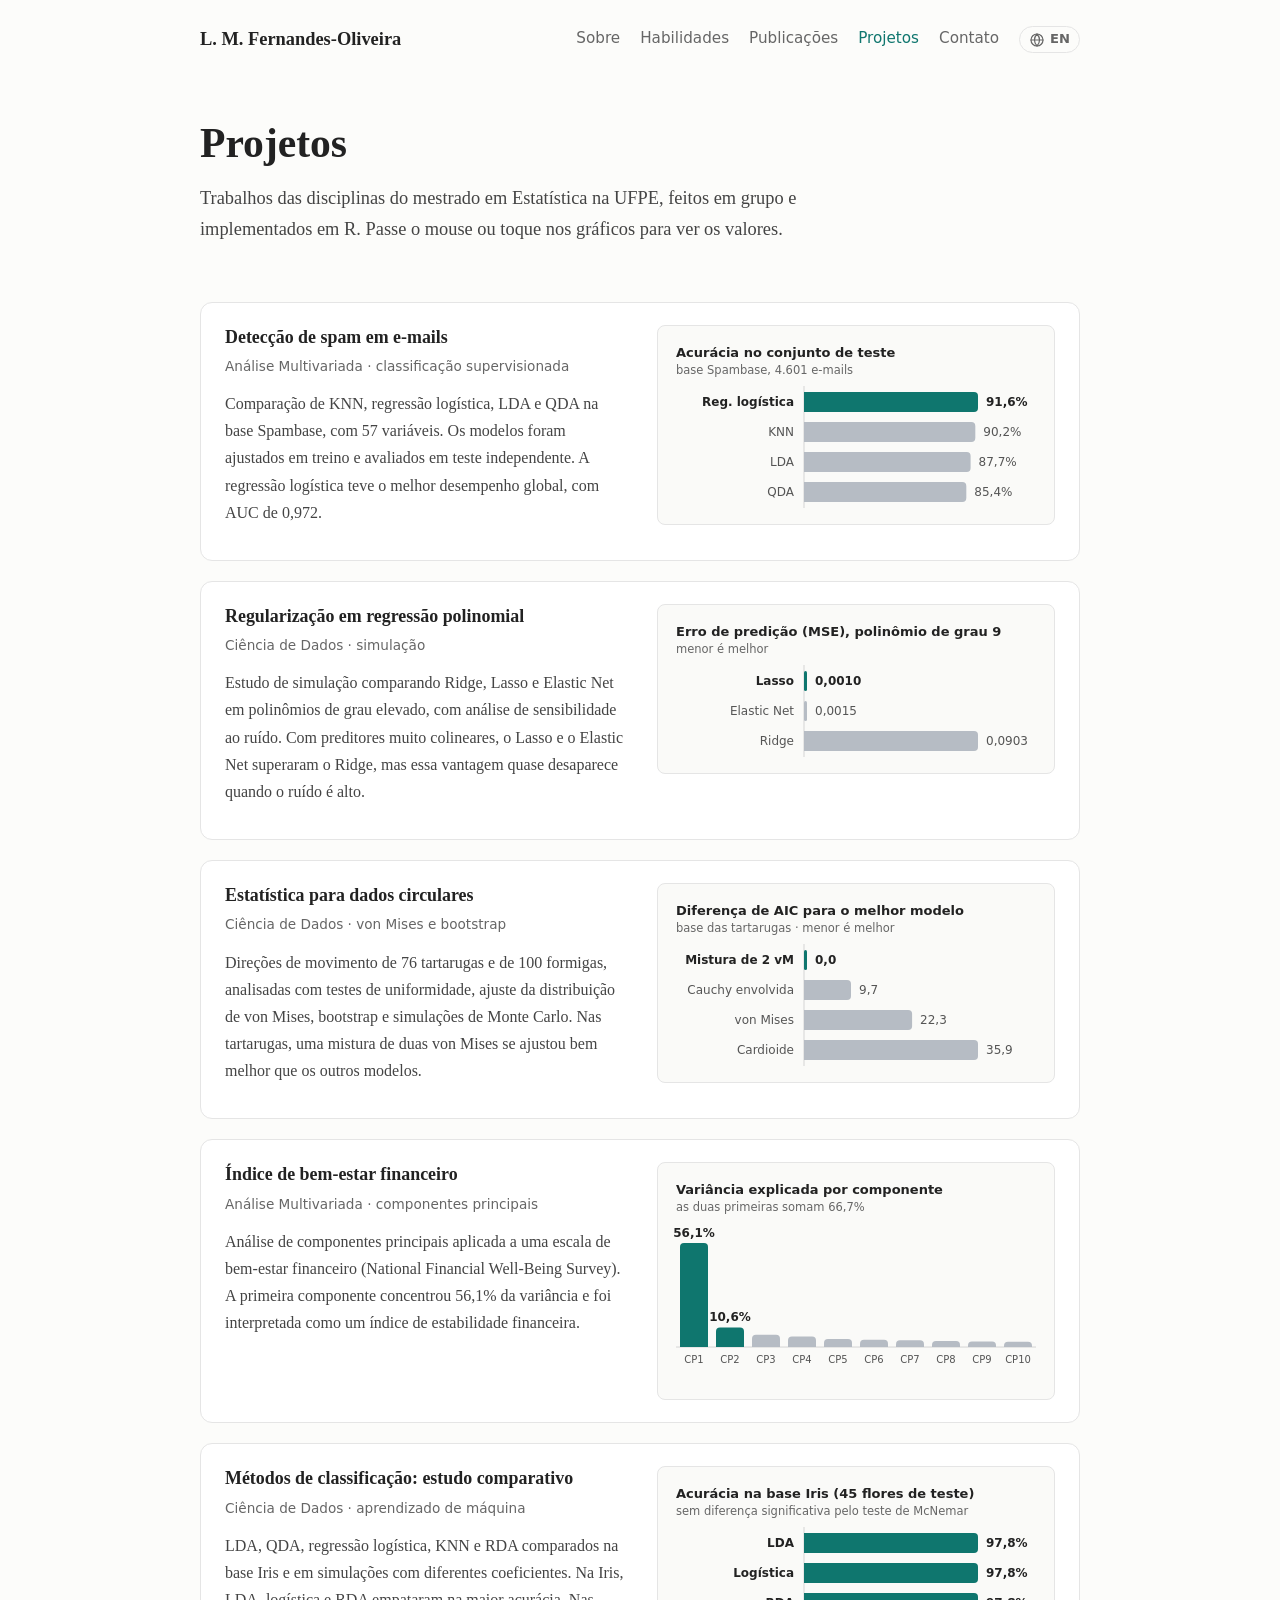
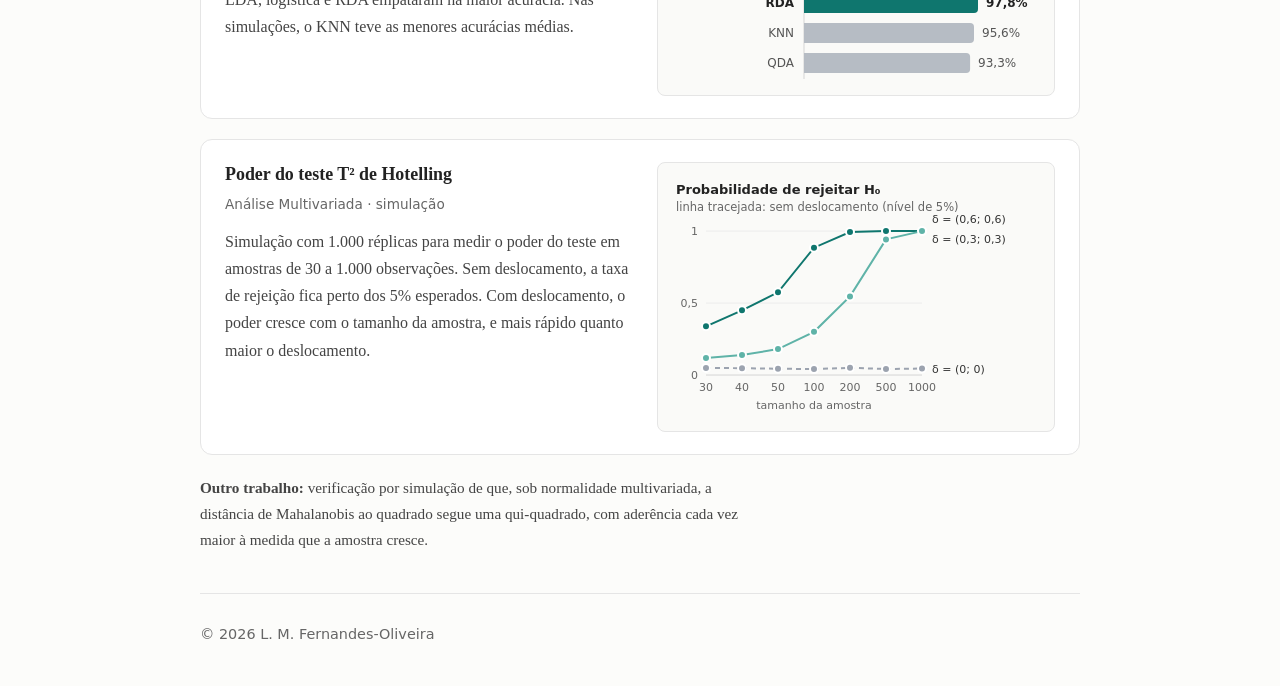
<file: projetos.html>
<!DOCTYPE html>
<html lang="pt-BR">
<head>
<meta charset="utf-8">
<meta name="viewport" content="width=device-width, initial-scale=1">
<title>Projetos · L. M. Fernandes-Oliveira</title>
<meta name="description" content="Projetos de L. M. Fernandes-Oliveira em estatística, classificação, análise multivariada e ciência de dados.">
<link rel="canonical" href="https://luisengprod06.github.io/projetos.html">
<link rel="alternate" hreflang="pt-BR" href="https://luisengprod06.github.io/projetos.html">
<link rel="alternate" hreflang="en" href="https://luisengprod06.github.io/en/projects.html">
<link rel="icon" href="favicon.svg" type="image/svg+xml">
<link rel="apple-touch-icon" href="apple-touch-icon.png">
<meta property="og:type" content="website">
<meta property="og:title" content="Projetos · L. M. Fernandes-Oliveira">
<meta property="og:description" content="Projetos de L. M. Fernandes-Oliveira em estatística, classificação, análise multivariada e ciência de dados.">
<meta property="og:url" content="https://luisengprod06.github.io/projetos.html">
<meta property="og:image" content="https://luisengprod06.github.io/og-pt.png">
<meta property="og:image:width" content="1200">
<meta property="og:image:height" content="630">
<meta property="og:locale" content="pt_BR">
<meta name="twitter:card" content="summary_large_image">
<link rel="stylesheet" href="style.css?v=c5a9ac2f">
</head>
<body>

<header class="container topo">
  <a class="nome" href="./">L. M. Fernandes-Oliveira</a>
  <nav>
    <a href="./#sobre">Sobre</a>
    <a href="./#habilidades">Habilidades</a>
    <a href="publicacoes.html">Publicações</a>
    <a href="projetos.html" aria-current="page">Projetos</a>
    <a href="./#contato">Contato</a>
    <a class="lingua" href="en/projects.html" hreflang="en" lang="en" title="Read in English"><svg class="ic" viewBox="0 0 24 24" width="16" height="16" fill="none" stroke="currentColor" stroke-width="1.8" stroke-linecap="round" stroke-linejoin="round" aria-hidden="true"><circle cx="12" cy="12" r="9"/><path d="M3 12h18M12 3c2.5 2.7 3.8 5.7 3.8 9s-1.3 6.3-3.8 9c-2.5-2.7-3.8-5.7-3.8-9S9.5 5.7 12 3z"/></svg>EN</a>
  </nav>
</header>

<main class="container">

  <section class="hero">
    <h1>Projetos</h1>
    <p class="lead">Trabalhos das disciplinas do mestrado em Estatística na UFPE, feitos em grupo e implementados em R. Passe o mouse ou toque nos gráficos para ver os valores.</p>
  </section>

  <section id="projetos">
    <div class="cards">
      <article class="card" id="spam">
        <h3>Detecção de spam em e-mails</h3>
        <p class="meta">Análise Multivariada · classificação supervisionada</p>
        <p>Comparação de KNN, regressão logística, LDA e QDA na base Spambase, com 57 variáveis. Os modelos foram ajustados em treino e avaliados em teste independente. A regressão logística teve o melhor desempenho global, com AUC de 0,972.</p>
        <div class="resultado"><svg class="grafico" viewBox="0 0 360 166" width="360" height="166" role="img" aria-labelledby="g-spam-t" font-family="system-ui, sans-serif"><title id="g-spam-t">Acurácia no conjunto de teste. Reg. logística: 91,6%; KNN: 90,2%; LDA: 87,7%; QDA: 85,4%</title><text x="0" y="15" font-size="13" font-weight="700" fill="#222">Acurácia no conjunto de teste</text><text x="0" y="32" font-size="11.5" fill="#666">base Spambase, 4.601 e-mails</text><line x1="128" y1="44" x2="128" y2="166" stroke="#d4d4d4"/><g class="marca" tabindex="0" data-tip="Reg. logística: 91,6%"><rect class="alvo" x="0" y="45" width="360" height="30" fill="transparent"/><text x="118" y="64.0" text-anchor="end" font-size="12" font-weight="700" fill="#222">Reg. logística</text><path d="M128 50 h170.0 a4 4 0 0 1 4 4 v12 a4 4 0 0 1 -4 4 h-170.0 z" fill="#0f766e"/><text x="310.0" y="64.0" font-size="12" font-weight="700" fill="#222">91,6%</text></g><g class="marca" tabindex="0" data-tip="KNN: 90,2%"><rect class="alvo" x="0" y="75" width="360" height="30" fill="transparent"/><text x="118" y="94.0" text-anchor="end" font-size="12" font-weight="400" fill="#555">KNN</text><path d="M128 80 h167.3 a4 4 0 0 1 4 4 v12 a4 4 0 0 1 -4 4 h-167.3 z" fill="#b6bcc4"/><text x="307.3" y="94.0" font-size="12" font-weight="400" fill="#555">90,2%</text></g><g class="marca" tabindex="0" data-tip="LDA: 87,7%"><rect class="alvo" x="0" y="105" width="360" height="30" fill="transparent"/><text x="118" y="124.0" text-anchor="end" font-size="12" font-weight="400" fill="#555">LDA</text><path d="M128 110 h162.6 a4 4 0 0 1 4 4 v12 a4 4 0 0 1 -4 4 h-162.6 z" fill="#b6bcc4"/><text x="302.6" y="124.0" font-size="12" font-weight="400" fill="#555">87,7%</text></g><g class="marca" tabindex="0" data-tip="QDA: 85,4%"><rect class="alvo" x="0" y="135" width="360" height="30" fill="transparent"/><text x="118" y="154.0" text-anchor="end" font-size="12" font-weight="400" fill="#555">QDA</text><path d="M128 140 h158.3 a4 4 0 0 1 4 4 v12 a4 4 0 0 1 -4 4 h-158.3 z" fill="#b6bcc4"/><text x="298.3" y="154.0" font-size="12" font-weight="400" fill="#555">85,4%</text></g></svg></div>
      </article>
      <article class="card" id="regularizacao">
        <h3>Regularização em regressão polinomial</h3>
        <p class="meta">Ciência de Dados · simulação</p>
        <p>Estudo de simulação comparando Ridge, Lasso e Elastic Net em polinômios de grau elevado, com análise de sensibilidade ao ruído. Com preditores muito colineares, o Lasso e o Elastic Net superaram o Ridge, mas essa vantagem quase desaparece quando o ruído é alto.</p>
        <div class="resultado"><svg class="grafico" viewBox="0 0 360 136" width="360" height="136" role="img" aria-labelledby="g-reg-t" font-family="system-ui, sans-serif"><title id="g-reg-t">Erro de predição (MSE), polinômio de grau 9. Lasso: 0,0010; Elastic Net: 0,0015; Ridge: 0,0903</title><text x="0" y="15" font-size="13" font-weight="700" fill="#222">Erro de predição (MSE), polinômio de grau 9</text><text x="0" y="32" font-size="11.5" fill="#666">menor é melhor</text><line x1="128" y1="44" x2="128" y2="136" stroke="#d4d4d4"/><g class="marca" tabindex="0" data-tip="Lasso: 0,0010"><rect class="alvo" x="0" y="45" width="360" height="30" fill="transparent"/><text x="118" y="64.0" text-anchor="end" font-size="12" font-weight="700" fill="#222">Lasso</text><rect x="128" y="50" width="3" height="20" rx="1.5" fill="#0f766e"/><text x="139.0" y="64.0" font-size="12" font-weight="700" fill="#222">0,0010</text></g><g class="marca" tabindex="0" data-tip="Elastic Net: 0,0015"><rect class="alvo" x="0" y="75" width="360" height="30" fill="transparent"/><text x="118" y="94.0" text-anchor="end" font-size="12" font-weight="400" fill="#555">Elastic Net</text><rect x="128" y="80" width="3" height="20" rx="1.5" fill="#b6bcc4"/><text x="139.0" y="94.0" font-size="12" font-weight="400" fill="#555">0,0015</text></g><g class="marca" tabindex="0" data-tip="Ridge: 0,0903"><rect class="alvo" x="0" y="105" width="360" height="30" fill="transparent"/><text x="118" y="124.0" text-anchor="end" font-size="12" font-weight="400" fill="#555">Ridge</text><path d="M128 110 h170.0 a4 4 0 0 1 4 4 v12 a4 4 0 0 1 -4 4 h-170.0 z" fill="#b6bcc4"/><text x="310.0" y="124.0" font-size="12" font-weight="400" fill="#555">0,0903</text></g></svg></div>
      </article>
      <article class="card" id="circular">
        <h3>Estatística para dados circulares</h3>
        <p class="meta">Ciência de Dados · von Mises e bootstrap</p>
        <p>Direções de movimento de 76 tartarugas e de 100 formigas, analisadas com testes de uniformidade, ajuste da distribuição de von Mises, bootstrap e simulações de Monte Carlo. Nas tartarugas, uma mistura de duas von Mises se ajustou bem melhor que os outros modelos.</p>
        <div class="resultado"><svg class="grafico" viewBox="0 0 360 166" width="360" height="166" role="img" aria-labelledby="g-circ-t" font-family="system-ui, sans-serif"><title id="g-circ-t">Diferença de AIC para o melhor modelo. Mistura de 2 vM: 0,0; Cauchy envolvida: 9,7; von Mises: 22,3; Cardioide: 35,9</title><text x="0" y="15" font-size="13" font-weight="700" fill="#222">Diferença de AIC para o melhor modelo</text><text x="0" y="32" font-size="11.5" fill="#666">base das tartarugas · menor é melhor</text><line x1="128" y1="44" x2="128" y2="166" stroke="#d4d4d4"/><g class="marca" tabindex="0" data-tip="Mistura de 2 vM: 0,0"><rect class="alvo" x="0" y="45" width="360" height="30" fill="transparent"/><text x="118" y="64.0" text-anchor="end" font-size="12" font-weight="700" fill="#222">Mistura de 2 vM</text><rect x="128" y="50" width="3" height="20" rx="1.5" fill="#0f766e"/><text x="139.0" y="64.0" font-size="12" font-weight="700" fill="#222">0,0</text></g><g class="marca" tabindex="0" data-tip="Cauchy envolvida: 9,7"><rect class="alvo" x="0" y="75" width="360" height="30" fill="transparent"/><text x="118" y="94.0" text-anchor="end" font-size="12" font-weight="400" fill="#555">Cauchy envolvida</text><path d="M128 80 h43.0 a4 4 0 0 1 4 4 v12 a4 4 0 0 1 -4 4 h-43.0 z" fill="#b6bcc4"/><text x="183.0" y="94.0" font-size="12" font-weight="400" fill="#555">9,7</text></g><g class="marca" tabindex="0" data-tip="von Mises: 22,3"><rect class="alvo" x="0" y="105" width="360" height="30" fill="transparent"/><text x="118" y="124.0" text-anchor="end" font-size="12" font-weight="400" fill="#555">von Mises</text><path d="M128 110 h104.1 a4 4 0 0 1 4 4 v12 a4 4 0 0 1 -4 4 h-104.1 z" fill="#b6bcc4"/><text x="244.1" y="124.0" font-size="12" font-weight="400" fill="#555">22,3</text></g><g class="marca" tabindex="0" data-tip="Cardioide: 35,9"><rect class="alvo" x="0" y="135" width="360" height="30" fill="transparent"/><text x="118" y="154.0" text-anchor="end" font-size="12" font-weight="400" fill="#555">Cardioide</text><path d="M128 140 h170.0 a4 4 0 0 1 4 4 v12 a4 4 0 0 1 -4 4 h-170.0 z" fill="#b6bcc4"/><text x="310.0" y="154.0" font-size="12" font-weight="400" fill="#555">35,9</text></g></svg></div>
      </article>
      <article class="card" id="pca">
        <h3>Índice de bem-estar financeiro</h3>
        <p class="meta">Análise Multivariada · componentes principais</p>
        <p>Análise de componentes principais aplicada a uma escala de bem-estar financeiro (National Financial Well-Being Survey). A primeira componente concentrou 56,1% da variância e foi interpretada como um índice de estabilidade financeira.</p>
        <div class="resultado"><svg class="grafico" viewBox="0 0 360 204" width="360" height="204" role="img" aria-labelledby="g-pca-t" font-family="system-ui, sans-serif"><title id="g-pca-t">Variância explicada por componente. CP1: 56,1%; CP2: 10,6%; CP3: 6,6%; CP4: 5,7%; CP5: 4,3%; CP6: 4,0%; CP7: 3,7%; CP8: 3,3%; CP9: 3,0%; CP10: 2,8%</title><text x="0" y="15" font-size="13" font-weight="700" fill="#222">Variância explicada por componente</text><text x="0" y="32" font-size="11.5" fill="#666">as duas primeiras somam 66,7%</text><line x1="0" y1="168" x2="360" y2="168" stroke="#d4d4d4"/><g class="marca" tabindex="0" data-tip="CP1: 56,1%"><rect class="alvo" x="0.0" y="44" width="36.0" height="144" fill="transparent"/><path d="M4.0 168 v-100.0 a4 4 0 0 1 4 -4 h20.0 a4 4 0 0 1 4 4 v100.0 z" fill="#0f766e"/><text x="18.0" y="184" text-anchor="middle" font-size="10" fill="#555">CP1</text><text x="18.0" y="58.0" text-anchor="middle" font-size="12" font-weight="700" fill="#222">56,1%</text></g><g class="marca" tabindex="0" data-tip="CP2: 10,6%"><rect class="alvo" x="36.0" y="44" width="36.0" height="144" fill="transparent"/><path d="M40.0 168 v-15.6 a4 4 0 0 1 4 -4 h20.0 a4 4 0 0 1 4 4 v15.6 z" fill="#0f766e"/><text x="54.0" y="184" text-anchor="middle" font-size="10" fill="#555">CP2</text><text x="54.0" y="142.4" text-anchor="middle" font-size="12" font-weight="700" fill="#222">10,6%</text></g><g class="marca" tabindex="0" data-tip="CP3: 6,6%"><rect class="alvo" x="72.0" y="44" width="36.0" height="144" fill="transparent"/><path d="M76.0 168 v-8.2 a4 4 0 0 1 4 -4 h20.0 a4 4 0 0 1 4 4 v8.2 z" fill="#b6bcc4"/><text x="90.0" y="184" text-anchor="middle" font-size="10" fill="#555">CP3</text></g><g class="marca" tabindex="0" data-tip="CP4: 5,7%"><rect class="alvo" x="108.0" y="44" width="36.0" height="144" fill="transparent"/><path d="M112.0 168 v-6.5 a4 4 0 0 1 4 -4 h20.0 a4 4 0 0 1 4 4 v6.5 z" fill="#b6bcc4"/><text x="126.0" y="184" text-anchor="middle" font-size="10" fill="#555">CP4</text></g><g class="marca" tabindex="0" data-tip="CP5: 4,3%"><rect class="alvo" x="144.0" y="44" width="36.0" height="144" fill="transparent"/><path d="M148.0 168 v-4.0 a4 4 0 0 1 4 -4 h20.0 a4 4 0 0 1 4 4 v4.0 z" fill="#b6bcc4"/><text x="162.0" y="184" text-anchor="middle" font-size="10" fill="#555">CP5</text></g><g class="marca" tabindex="0" data-tip="CP6: 4,0%"><rect class="alvo" x="180.0" y="44" width="36.0" height="144" fill="transparent"/><path d="M184.0 168 v-3.3 a4 4 0 0 1 4 -4 h20.0 a4 4 0 0 1 4 4 v3.3 z" fill="#b6bcc4"/><text x="198.0" y="184" text-anchor="middle" font-size="10" fill="#555">CP6</text></g><g class="marca" tabindex="0" data-tip="CP7: 3,7%"><rect class="alvo" x="216.0" y="44" width="36.0" height="144" fill="transparent"/><path d="M220.0 168 v-2.8 a4 4 0 0 1 4 -4 h20.0 a4 4 0 0 1 4 4 v2.8 z" fill="#b6bcc4"/><text x="234.0" y="184" text-anchor="middle" font-size="10" fill="#555">CP7</text></g><g class="marca" tabindex="0" data-tip="CP8: 3,3%"><rect class="alvo" x="252.0" y="44" width="36.0" height="144" fill="transparent"/><path d="M256.0 168 v-2.1 a4 4 0 0 1 4 -4 h20.0 a4 4 0 0 1 4 4 v2.1 z" fill="#b6bcc4"/><text x="270.0" y="184" text-anchor="middle" font-size="10" fill="#555">CP8</text></g><g class="marca" tabindex="0" data-tip="CP9: 3,0%"><rect class="alvo" x="288.0" y="44" width="36.0" height="144" fill="transparent"/><path d="M292.0 168 v-1.6 a4 4 0 0 1 4 -4 h20.0 a4 4 0 0 1 4 4 v1.6 z" fill="#b6bcc4"/><text x="306.0" y="184" text-anchor="middle" font-size="10" fill="#555">CP9</text></g><g class="marca" tabindex="0" data-tip="CP10: 2,8%"><rect class="alvo" x="324.0" y="44" width="36.0" height="144" fill="transparent"/><path d="M328.0 168 v-1.2 a4 4 0 0 1 4 -4 h20.0 a4 4 0 0 1 4 4 v1.2 z" fill="#b6bcc4"/><text x="342.0" y="184" text-anchor="middle" font-size="10" fill="#555">CP10</text></g></svg></div>
      </article>
      <article class="card" id="classificacao">
        <h3>Métodos de classificação: estudo comparativo</h3>
        <p class="meta">Ciência de Dados · aprendizado de máquina</p>
        <p>LDA, QDA, regressão logística, KNN e RDA comparados na base Iris e em simulações com diferentes coeficientes. Na Iris, LDA, logística e RDA empataram na maior acurácia. Nas simulações, o KNN teve as menores acurácias médias.</p>
        <div class="resultado"><svg class="grafico" viewBox="0 0 360 196" width="360" height="196" role="img" aria-labelledby="g-iris-t" font-family="system-ui, sans-serif"><title id="g-iris-t">Acurácia na base Iris (45 flores de teste). LDA: 97,8%; Logística: 97,8%; RDA: 97,8%; KNN: 95,6%; QDA: 93,3%</title><text x="0" y="15" font-size="13" font-weight="700" fill="#222">Acurácia na base Iris (45 flores de teste)</text><text x="0" y="32" font-size="11.5" fill="#666">sem diferença significativa pelo teste de McNemar</text><line x1="128" y1="44" x2="128" y2="196" stroke="#d4d4d4"/><g class="marca" tabindex="0" data-tip="LDA: 97,8%"><rect class="alvo" x="0" y="45" width="360" height="30" fill="transparent"/><text x="118" y="64.0" text-anchor="end" font-size="12" font-weight="700" fill="#222">LDA</text><path d="M128 50 h170.0 a4 4 0 0 1 4 4 v12 a4 4 0 0 1 -4 4 h-170.0 z" fill="#0f766e"/><text x="310.0" y="64.0" font-size="12" font-weight="700" fill="#222">97,8%</text></g><g class="marca" tabindex="0" data-tip="Logística: 97,8%"><rect class="alvo" x="0" y="75" width="360" height="30" fill="transparent"/><text x="118" y="94.0" text-anchor="end" font-size="12" font-weight="700" fill="#222">Logística</text><path d="M128 80 h170.0 a4 4 0 0 1 4 4 v12 a4 4 0 0 1 -4 4 h-170.0 z" fill="#0f766e"/><text x="310.0" y="94.0" font-size="12" font-weight="700" fill="#222">97,8%</text></g><g class="marca" tabindex="0" data-tip="RDA: 97,8%"><rect class="alvo" x="0" y="105" width="360" height="30" fill="transparent"/><text x="118" y="124.0" text-anchor="end" font-size="12" font-weight="700" fill="#222">RDA</text><path d="M128 110 h170.0 a4 4 0 0 1 4 4 v12 a4 4 0 0 1 -4 4 h-170.0 z" fill="#0f766e"/><text x="310.0" y="124.0" font-size="12" font-weight="700" fill="#222">97,8%</text></g><g class="marca" tabindex="0" data-tip="KNN: 95,6%"><rect class="alvo" x="0" y="135" width="360" height="30" fill="transparent"/><text x="118" y="154.0" text-anchor="end" font-size="12" font-weight="400" fill="#555">KNN</text><path d="M128 140 h166.0 a4 4 0 0 1 4 4 v12 a4 4 0 0 1 -4 4 h-166.0 z" fill="#b6bcc4"/><text x="306.0" y="154.0" font-size="12" font-weight="400" fill="#555">95,6%</text></g><g class="marca" tabindex="0" data-tip="QDA: 93,3%"><rect class="alvo" x="0" y="165" width="360" height="30" fill="transparent"/><text x="118" y="184.0" text-anchor="end" font-size="12" font-weight="400" fill="#555">QDA</text><path d="M128 170 h162.1 a4 4 0 0 1 4 4 v12 a4 4 0 0 1 -4 4 h-162.1 z" fill="#b6bcc4"/><text x="302.1" y="184.0" font-size="12" font-weight="400" fill="#555">93,3%</text></g></svg></div>
      </article>
      <article class="card" id="hotelling">
        <h3>Poder do teste T² de Hotelling</h3>
        <p class="meta">Análise Multivariada · simulação</p>
        <p>Simulação com 1.000 réplicas para medir o poder do teste em amostras de 30 a 1.000 observações. Sem deslocamento, a taxa de rejeição fica perto dos 5% esperados. Com deslocamento, o poder cresce com o tamanho da amostra, e mais rápido quanto maior o deslocamento.</p>
        <div class="resultado"><svg class="grafico" viewBox="0 0 360 236" width="360" height="236" role="img" aria-labelledby="g-hot-t" font-family="system-ui, sans-serif"><title id="g-hot-t">Probabilidade de rejeitar H₀. Sem deslocamento, a taxa de rejeição fica perto de 5%; com deslocamento, o poder cresce com o tamanho da amostra.</title><text x="0" y="15" font-size="13" font-weight="700" fill="#222">Probabilidade de rejeitar H₀</text><text x="0" y="32" font-size="11.5" fill="#666">linha tracejada: sem deslocamento (nível de 5%)</text><line x1="30" y1="196.0" x2="246" y2="196.0" stroke="#d4d4d4"/><text x="22" y="200.0" text-anchor="end" font-size="11" fill="#666">0</text><line x1="30" y1="124.0" x2="246" y2="124.0" stroke="#ececec"/><text x="22" y="128.0" text-anchor="end" font-size="11" fill="#666">0,5</text><line x1="30" y1="52.0" x2="246" y2="52.0" stroke="#ececec"/><text x="22" y="56.0" text-anchor="end" font-size="11" fill="#666">1</text><text x="30.0" y="212" text-anchor="middle" font-size="11" fill="#666">30</text><text x="66.0" y="212" text-anchor="middle" font-size="11" fill="#666">40</text><text x="102.0" y="212" text-anchor="middle" font-size="11" fill="#666">50</text><text x="138.0" y="212" text-anchor="middle" font-size="11" fill="#666">100</text><text x="174.0" y="212" text-anchor="middle" font-size="11" fill="#666">200</text><text x="210.0" y="212" text-anchor="middle" font-size="11" fill="#666">500</text><text x="246.0" y="212" text-anchor="middle" font-size="11" fill="#666">1000</text><text x="138.0" y="230" text-anchor="middle" font-size="11" fill="#666">tamanho da amostra</text><polyline points="30.0,147.3 66.0,131.3 102.0,113.3 138.0,68.7 174.0,53.0 210.0,52.0 246.0,52.0" fill="none" stroke="#0f766e" stroke-width="2"/><g class="marca" tabindex="0" data-tip="δ = (0,6; 0,6), n = 30: 0,338"><circle class="alvo" cx="30.0" cy="147.3" r="11" fill="transparent"/><circle cx="30.0" cy="147.3" r="4" fill="#0f766e" stroke="#fff" stroke-width="2"/></g><g class="marca" tabindex="0" data-tip="δ = (0,6; 0,6), n = 40: 0,449"><circle class="alvo" cx="66.0" cy="131.3" r="11" fill="transparent"/><circle cx="66.0" cy="131.3" r="4" fill="#0f766e" stroke="#fff" stroke-width="2"/></g><g class="marca" tabindex="0" data-tip="δ = (0,6; 0,6), n = 50: 0,574"><circle class="alvo" cx="102.0" cy="113.3" r="11" fill="transparent"/><circle cx="102.0" cy="113.3" r="4" fill="#0f766e" stroke="#fff" stroke-width="2"/></g><g class="marca" tabindex="0" data-tip="δ = (0,6; 0,6), n = 100: 0,884"><circle class="alvo" cx="138.0" cy="68.7" r="11" fill="transparent"/><circle cx="138.0" cy="68.7" r="4" fill="#0f766e" stroke="#fff" stroke-width="2"/></g><g class="marca" tabindex="0" data-tip="δ = (0,6; 0,6), n = 200: 0,993"><circle class="alvo" cx="174.0" cy="53.0" r="11" fill="transparent"/><circle cx="174.0" cy="53.0" r="4" fill="#0f766e" stroke="#fff" stroke-width="2"/></g><g class="marca" tabindex="0" data-tip="δ = (0,6; 0,6), n = 500: 1,000"><circle class="alvo" cx="210.0" cy="52.0" r="11" fill="transparent"/><circle cx="210.0" cy="52.0" r="4" fill="#0f766e" stroke="#fff" stroke-width="2"/></g><g class="marca" tabindex="0" data-tip="δ = (0,6; 0,6), n = 1000: 1,000"><circle class="alvo" cx="246.0" cy="52.0" r="11" fill="transparent"/><circle cx="246.0" cy="52.0" r="4" fill="#0f766e" stroke="#fff" stroke-width="2"/></g><text x="256" y="44.0" font-size="11" fill="#333">δ = (0,6; 0,6)</text><polyline points="30.0,179.0 66.0,176.0 102.0,170.1 138.0,152.8 174.0,117.4 210.0,60.4 246.0,52.1" fill="none" stroke="#5fb3a8" stroke-width="2"/><g class="marca" tabindex="0" data-tip="δ = (0,3; 0,3), n = 30: 0,118"><circle class="alvo" cx="30.0" cy="179.0" r="11" fill="transparent"/><circle cx="30.0" cy="179.0" r="4" fill="#5fb3a8" stroke="#fff" stroke-width="2"/></g><g class="marca" tabindex="0" data-tip="δ = (0,3; 0,3), n = 40: 0,139"><circle class="alvo" cx="66.0" cy="176.0" r="11" fill="transparent"/><circle cx="66.0" cy="176.0" r="4" fill="#5fb3a8" stroke="#fff" stroke-width="2"/></g><g class="marca" tabindex="0" data-tip="δ = (0,3; 0,3), n = 50: 0,180"><circle class="alvo" cx="102.0" cy="170.1" r="11" fill="transparent"/><circle cx="102.0" cy="170.1" r="4" fill="#5fb3a8" stroke="#fff" stroke-width="2"/></g><g class="marca" tabindex="0" data-tip="δ = (0,3; 0,3), n = 100: 0,300"><circle class="alvo" cx="138.0" cy="152.8" r="11" fill="transparent"/><circle cx="138.0" cy="152.8" r="4" fill="#5fb3a8" stroke="#fff" stroke-width="2"/></g><g class="marca" tabindex="0" data-tip="δ = (0,3; 0,3), n = 200: 0,546"><circle class="alvo" cx="174.0" cy="117.4" r="11" fill="transparent"/><circle cx="174.0" cy="117.4" r="4" fill="#5fb3a8" stroke="#fff" stroke-width="2"/></g><g class="marca" tabindex="0" data-tip="δ = (0,3; 0,3), n = 500: 0,942"><circle class="alvo" cx="210.0" cy="60.4" r="11" fill="transparent"/><circle cx="210.0" cy="60.4" r="4" fill="#5fb3a8" stroke="#fff" stroke-width="2"/></g><g class="marca" tabindex="0" data-tip="δ = (0,3; 0,3), n = 1000: 0,999"><circle class="alvo" cx="246.0" cy="52.1" r="11" fill="transparent"/><circle cx="246.0" cy="52.1" r="4" fill="#5fb3a8" stroke="#fff" stroke-width="2"/></g><text x="256" y="64.1" font-size="11" fill="#333">δ = (0,3; 0,3)</text><polyline points="30.0,188.9 66.0,189.2 102.0,189.7 138.0,190.1 174.0,188.8 210.0,190.0 246.0,189.5" fill="none" stroke="#9ca3af" stroke-width="2" stroke-dasharray="5 4"/><g class="marca" tabindex="0" data-tip="δ = (0; 0), n = 30: 0,049"><circle class="alvo" cx="30.0" cy="188.9" r="11" fill="transparent"/><circle cx="30.0" cy="188.9" r="4" fill="#9ca3af" stroke="#fff" stroke-width="2"/></g><g class="marca" tabindex="0" data-tip="δ = (0; 0), n = 40: 0,047"><circle class="alvo" cx="66.0" cy="189.2" r="11" fill="transparent"/><circle cx="66.0" cy="189.2" r="4" fill="#9ca3af" stroke="#fff" stroke-width="2"/></g><g class="marca" tabindex="0" data-tip="δ = (0; 0), n = 50: 0,044"><circle class="alvo" cx="102.0" cy="189.7" r="11" fill="transparent"/><circle cx="102.0" cy="189.7" r="4" fill="#9ca3af" stroke="#fff" stroke-width="2"/></g><g class="marca" tabindex="0" data-tip="δ = (0; 0), n = 100: 0,041"><circle class="alvo" cx="138.0" cy="190.1" r="11" fill="transparent"/><circle cx="138.0" cy="190.1" r="4" fill="#9ca3af" stroke="#fff" stroke-width="2"/></g><g class="marca" tabindex="0" data-tip="δ = (0; 0), n = 200: 0,050"><circle class="alvo" cx="174.0" cy="188.8" r="11" fill="transparent"/><circle cx="174.0" cy="188.8" r="4" fill="#9ca3af" stroke="#fff" stroke-width="2"/></g><g class="marca" tabindex="0" data-tip="δ = (0; 0), n = 500: 0,042"><circle class="alvo" cx="210.0" cy="190.0" r="11" fill="transparent"/><circle cx="210.0" cy="190.0" r="4" fill="#9ca3af" stroke="#fff" stroke-width="2"/></g><g class="marca" tabindex="0" data-tip="δ = (0; 0), n = 1000: 0,045"><circle class="alvo" cx="246.0" cy="189.5" r="11" fill="transparent"/><circle cx="246.0" cy="189.5" r="4" fill="#9ca3af" stroke="#fff" stroke-width="2"/></g><text x="256" y="193.5" font-size="11" fill="#333">δ = (0; 0)</text></svg></div>
      </article>
    </div>
    <p class="outros"><b>Outro trabalho:</b> verificação por simulação de que, sob normalidade multivariada, a distância de Mahalanobis ao quadrado segue uma qui-quadrado, com aderência cada vez maior à medida que a amostra cresce.</p>
  </section>

</main>

<footer class="container rodape">© <span id="ano"></span> L. M. Fernandes-Oliveira</footer>
<script src="graficos.js?v=c5a9ac2f"></script>
</body>
</html>
</file>
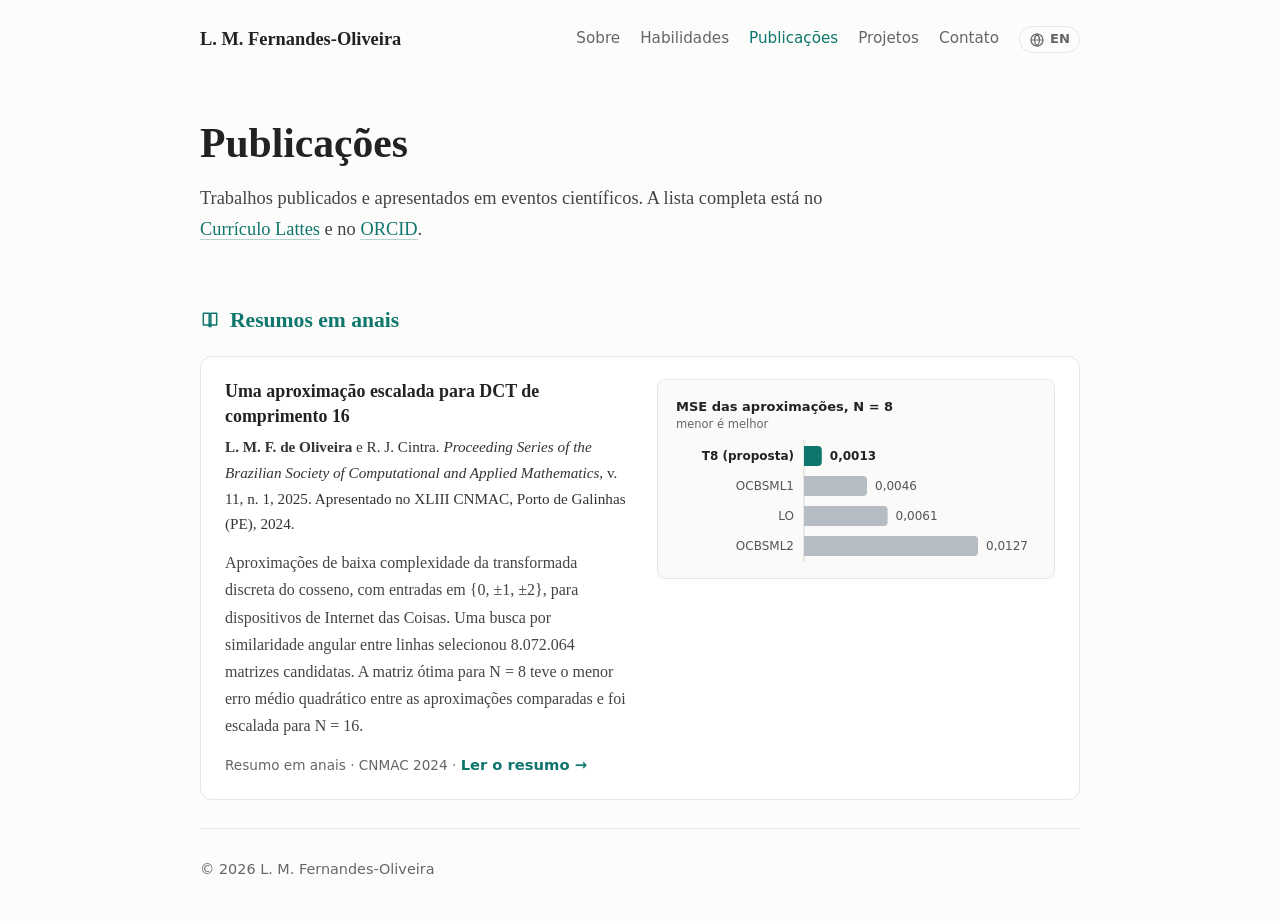
<file: publicacoes.html>
<!DOCTYPE html>
<html lang="pt-BR">
<head>
<meta charset="utf-8">
<meta name="viewport" content="width=device-width, initial-scale=1">
<title>Publicações · L. M. Fernandes-Oliveira</title>
<meta name="description" content="Publicações de L. M. Fernandes-Oliveira em aproximações de transformadas e métodos computacionais.">
<link rel="canonical" href="https://luisengprod06.github.io/publicacoes.html">
<link rel="alternate" hreflang="pt-BR" href="https://luisengprod06.github.io/publicacoes.html">
<link rel="alternate" hreflang="en" href="https://luisengprod06.github.io/en/publications.html">
<link rel="icon" href="favicon.svg" type="image/svg+xml">
<link rel="apple-touch-icon" href="apple-touch-icon.png">
<meta property="og:type" content="website">
<meta property="og:title" content="Publicações · L. M. Fernandes-Oliveira">
<meta property="og:description" content="Publicações de L. M. Fernandes-Oliveira em aproximações de transformadas e métodos computacionais.">
<meta property="og:url" content="https://luisengprod06.github.io/publicacoes.html">
<meta property="og:image" content="https://luisengprod06.github.io/og-pt.png">
<meta property="og:image:width" content="1200">
<meta property="og:image:height" content="630">
<meta property="og:locale" content="pt_BR">
<meta name="twitter:card" content="summary_large_image">
<link rel="stylesheet" href="style.css?v=c5a9ac2f">
</head>
<body>

<header class="container topo">
  <a class="nome" href="./">L. M. Fernandes-Oliveira</a>
  <nav>
    <a href="./#sobre">Sobre</a>
    <a href="./#habilidades">Habilidades</a>
    <a href="publicacoes.html" aria-current="page">Publicações</a>
    <a href="projetos.html">Projetos</a>
    <a href="./#contato">Contato</a>
    <a class="lingua" href="en/publications.html" hreflang="en" lang="en" title="Read in English"><svg class="ic" viewBox="0 0 24 24" width="16" height="16" fill="none" stroke="currentColor" stroke-width="1.8" stroke-linecap="round" stroke-linejoin="round" aria-hidden="true"><circle cx="12" cy="12" r="9"/><path d="M3 12h18M12 3c2.5 2.7 3.8 5.7 3.8 9s-1.3 6.3-3.8 9c-2.5-2.7-3.8-5.7-3.8-9S9.5 5.7 12 3z"/></svg>EN</a>
  </nav>
</header>

<main class="container">

  <section class="hero">
    <h1>Publicações</h1>
    <p class="lead">Trabalhos publicados e apresentados em eventos científicos. A lista completa está no <a href="http://lattes.cnpq.br/7895235412082590">Currículo Lattes</a> e no <a href="https://orcid.org/0009-0000-6929-3735">ORCID</a>.</p>
  </section>

  <section id="publicacoes">
    <h2><svg class="ic" viewBox="0 0 24 24" width="20" height="20" fill="none" stroke="currentColor" stroke-width="1.8" stroke-linecap="round" stroke-linejoin="round" aria-hidden="true"><path d="M4 4h6a3 3 0 0 1 3 3v13a2 2 0 0 0-2-2H4z"/><path d="M20 4h-6a3 3 0 0 0-3 3v13a2 2 0 0 1 2-2h7z"/></svg>Resumos em anais</h2>
    <div class="cards">
      <article class="card" id="cnmac2024">
        <h3>Uma aproximação escalada para DCT de comprimento 16</h3>
        <p class="ref"><b>L. M. F. de Oliveira</b> e R. J. Cintra. <i>Proceeding Series of the Brazilian Society of Computational and Applied Mathematics</i>, v. 11, n. 1, 2025. Apresentado no XLIII CNMAC, Porto de Galinhas (PE), 2024.</p>
        <p>Aproximações de baixa complexidade da transformada discreta do cosseno, com entradas em {0, ±1, ±2}, para dispositivos de Internet das Coisas. Uma busca por similaridade angular entre linhas selecionou 8.072.064 matrizes candidatas. A matriz ótima para N = 8 teve o menor erro médio quadrático entre as aproximações comparadas e foi escalada para N = 16.</p>
        <div class="resultado"><svg class="grafico" viewBox="0 0 360 166" width="360" height="166" role="img" aria-labelledby="g-cnmac-t" font-family="system-ui, sans-serif"><title id="g-cnmac-t">MSE das aproximações, N = 8. T8 (proposta): 0,0013; OCBSML1: 0,0046; LO: 0,0061; OCBSML2: 0,0127</title><text x="0" y="15" font-size="13" font-weight="700" fill="#222">MSE das aproximações, N = 8</text><text x="0" y="32" font-size="11.5" fill="#666">menor é melhor</text><line x1="128" y1="44" x2="128" y2="166" stroke="#d4d4d4"/><g class="marca" tabindex="0" data-tip="T8 (proposta): 0,0013"><rect class="alvo" x="0" y="45" width="360" height="30" fill="transparent"/><text x="118" y="64.0" text-anchor="end" font-size="12" font-weight="700" fill="#222">T8 (proposta)</text><path d="M128 50 h13.8 a4 4 0 0 1 4 4 v12 a4 4 0 0 1 -4 4 h-13.8 z" fill="#0f766e"/><text x="153.8" y="64.0" font-size="12" font-weight="700" fill="#222">0,0013</text></g><g class="marca" tabindex="0" data-tip="OCBSML1: 0,0046"><rect class="alvo" x="0" y="75" width="360" height="30" fill="transparent"/><text x="118" y="94.0" text-anchor="end" font-size="12" font-weight="400" fill="#555">OCBSML1</text><path d="M128 80 h59.0 a4 4 0 0 1 4 4 v12 a4 4 0 0 1 -4 4 h-59.0 z" fill="#b6bcc4"/><text x="199.0" y="94.0" font-size="12" font-weight="400" fill="#555">0,0046</text></g><g class="marca" tabindex="0" data-tip="LO: 0,0061"><rect class="alvo" x="0" y="105" width="360" height="30" fill="transparent"/><text x="118" y="124.0" text-anchor="end" font-size="12" font-weight="400" fill="#555">LO</text><path d="M128 110 h79.6 a4 4 0 0 1 4 4 v12 a4 4 0 0 1 -4 4 h-79.6 z" fill="#b6bcc4"/><text x="219.6" y="124.0" font-size="12" font-weight="400" fill="#555">0,0061</text></g><g class="marca" tabindex="0" data-tip="OCBSML2: 0,0127"><rect class="alvo" x="0" y="135" width="360" height="30" fill="transparent"/><text x="118" y="154.0" text-anchor="end" font-size="12" font-weight="400" fill="#555">OCBSML2</text><path d="M128 140 h170.0 a4 4 0 0 1 4 4 v12 a4 4 0 0 1 -4 4 h-170.0 z" fill="#b6bcc4"/><text x="310.0" y="154.0" font-size="12" font-weight="400" fill="#555">0,0127</text></g></svg></div>
        <p class="meta">Resumo em anais · CNMAC 2024 · <a class="seta" href="https://proceedings.sbmac.org.br/sbmac/article/view/4846" target="_blank" rel="noopener">Ler o resumo</a></p>
      </article>
    </div>
  </section>

</main>

<footer class="container rodape">© <span id="ano"></span> L. M. Fernandes-Oliveira</footer>
<script src="graficos.js?v=c5a9ac2f"></script>
</body>
</html>
</file>
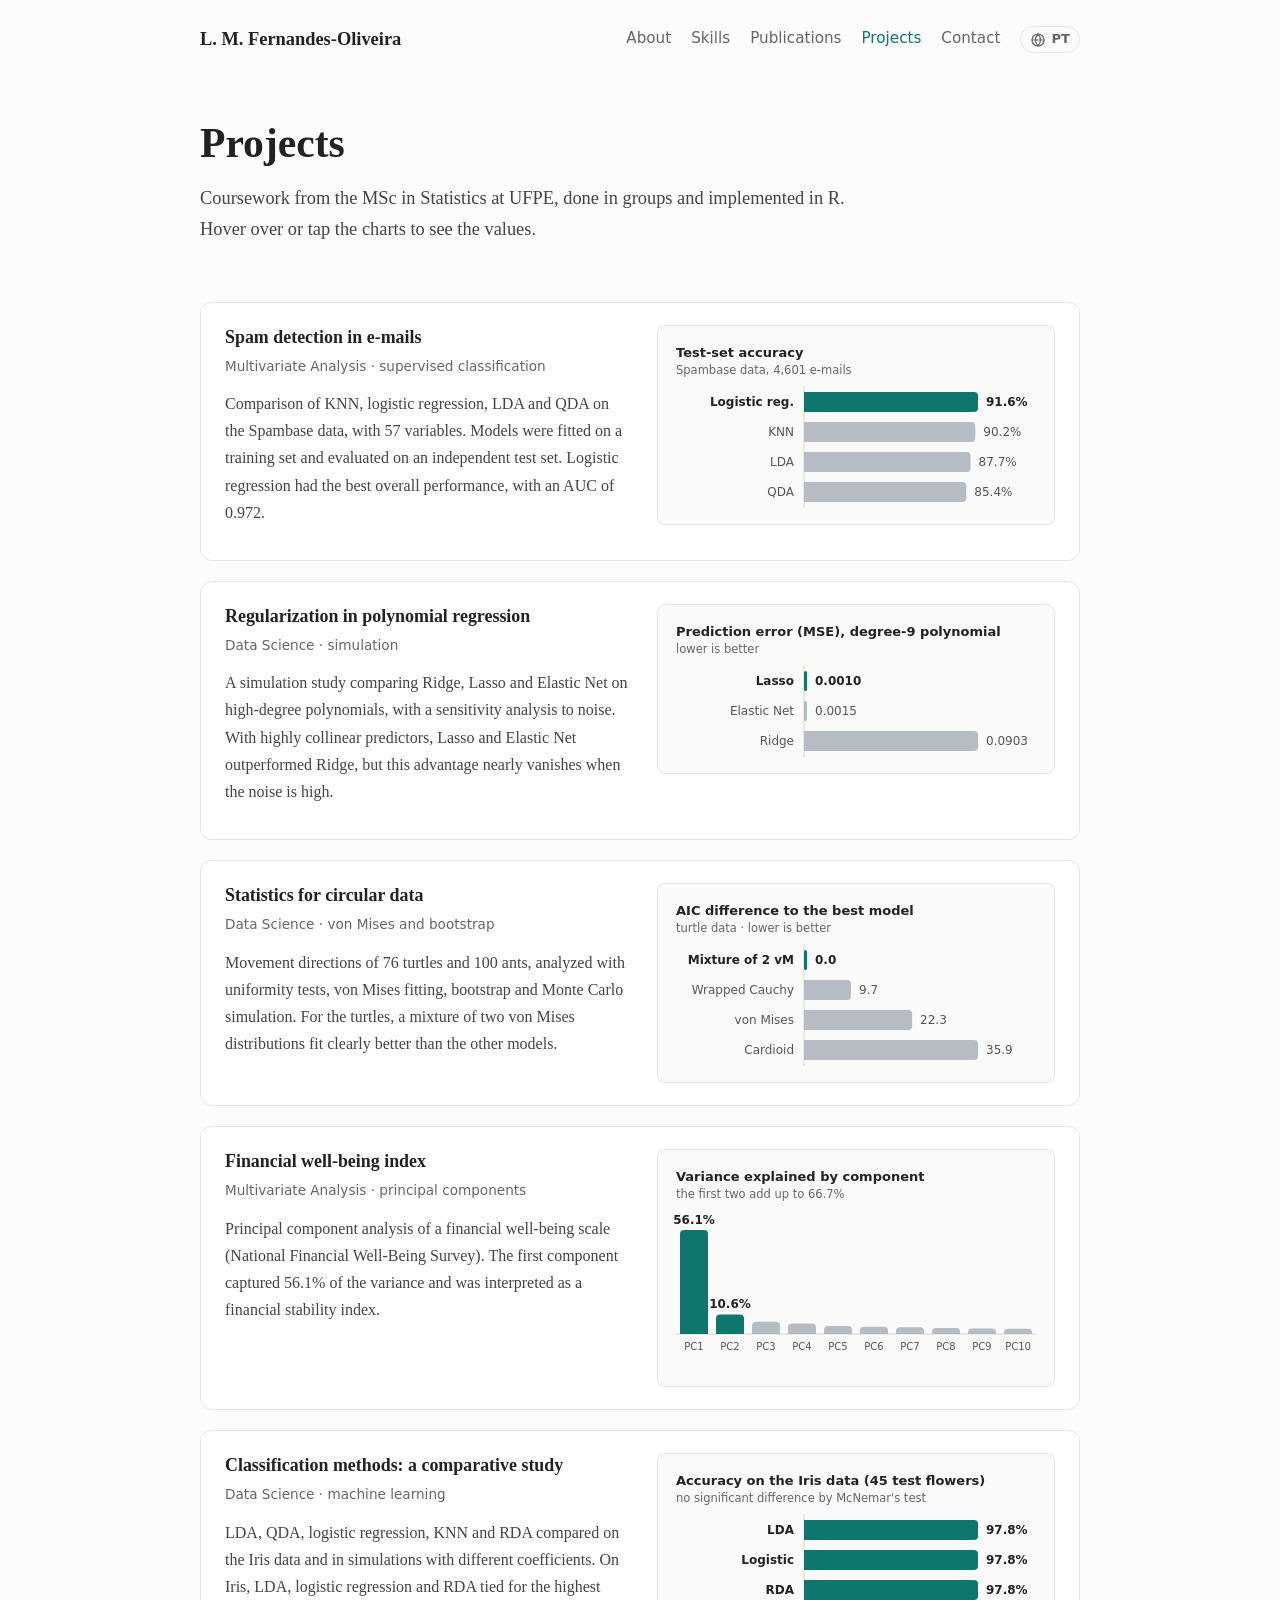
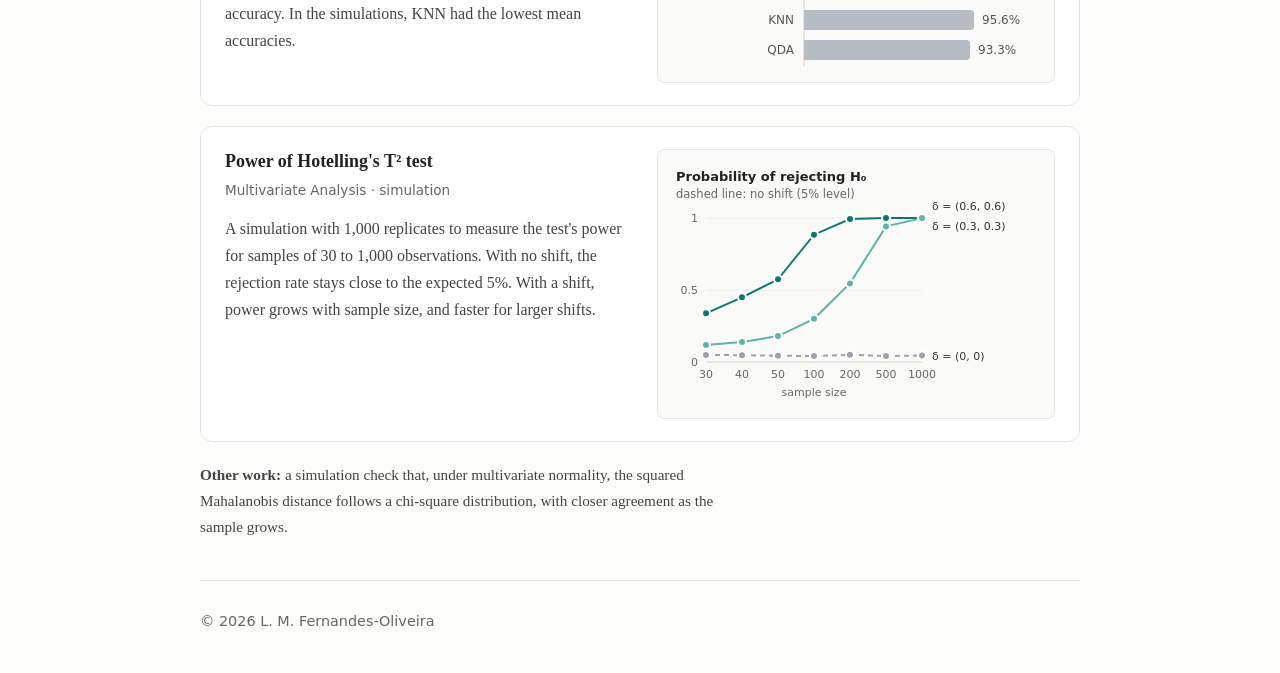
<file: en/projects.html>
<!DOCTYPE html>
<html lang="en">
<head>
<meta charset="utf-8">
<meta name="viewport" content="width=device-width, initial-scale=1">
<title>Projects · L. M. Fernandes-Oliveira</title>
<meta name="description" content="Projects by L. M. Fernandes-Oliveira in statistics, classification, multivariate analysis and data science.">
<link rel="canonical" href="https://luisengprod06.github.io/en/projects.html">
<link rel="alternate" hreflang="pt-BR" href="https://luisengprod06.github.io/projetos.html">
<link rel="alternate" hreflang="en" href="https://luisengprod06.github.io/en/projects.html">
<link rel="icon" href="../favicon.svg" type="image/svg+xml">
<link rel="apple-touch-icon" href="../apple-touch-icon.png">
<meta property="og:type" content="website">
<meta property="og:title" content="Projects · L. M. Fernandes-Oliveira">
<meta property="og:description" content="Projects by L. M. Fernandes-Oliveira in statistics, classification, multivariate analysis and data science.">
<meta property="og:url" content="https://luisengprod06.github.io/en/projects.html">
<meta property="og:image" content="https://luisengprod06.github.io/og-en.png">
<meta property="og:image:width" content="1200">
<meta property="og:image:height" content="630">
<meta property="og:locale" content="en_US">
<meta name="twitter:card" content="summary_large_image">
<link rel="stylesheet" href="../style.css?v=c5a9ac2f">
</head>
<body>

<header class="container topo">
  <a class="nome" href="./">L. M. Fernandes-Oliveira</a>
  <nav>
    <a href="./#sobre">About</a>
    <a href="./#habilidades">Skills</a>
    <a href="publications.html">Publications</a>
    <a href="projects.html" aria-current="page">Projects</a>
    <a href="./#contato">Contact</a>
    <a class="lingua" href="../projetos.html" hreflang="pt-BR" lang="pt-BR" title="Ler em português"><svg class="ic" viewBox="0 0 24 24" width="16" height="16" fill="none" stroke="currentColor" stroke-width="1.8" stroke-linecap="round" stroke-linejoin="round" aria-hidden="true"><circle cx="12" cy="12" r="9"/><path d="M3 12h18M12 3c2.5 2.7 3.8 5.7 3.8 9s-1.3 6.3-3.8 9c-2.5-2.7-3.8-5.7-3.8-9S9.5 5.7 12 3z"/></svg>PT</a>
  </nav>
</header>

<main class="container">

  <section class="hero">
    <h1>Projects</h1>
    <p class="lead">Coursework from the MSc in Statistics at UFPE, done in groups and implemented in R. Hover over or tap the charts to see the values.</p>
  </section>

  <section id="projetos">
    <div class="cards">
      <article class="card" id="spam">
        <h3>Spam detection in e-mails</h3>
        <p class="meta">Multivariate Analysis · supervised classification</p>
        <p>Comparison of KNN, logistic regression, LDA and QDA on the Spambase data, with 57 variables. Models were fitted on a training set and evaluated on an independent test set. Logistic regression had the best overall performance, with an AUC of 0.972.</p>
        <div class="resultado"><svg class="grafico" viewBox="0 0 360 166" width="360" height="166" role="img" aria-labelledby="g-spam-t" font-family="system-ui, sans-serif"><title id="g-spam-t">Test-set accuracy. Logistic reg.: 91.6%; KNN: 90.2%; LDA: 87.7%; QDA: 85.4%</title><text x="0" y="15" font-size="13" font-weight="700" fill="#222">Test-set accuracy</text><text x="0" y="32" font-size="11.5" fill="#666">Spambase data, 4,601 e-mails</text><line x1="128" y1="44" x2="128" y2="166" stroke="#d4d4d4"/><g class="marca" tabindex="0" data-tip="Logistic reg.: 91.6%"><rect class="alvo" x="0" y="45" width="360" height="30" fill="transparent"/><text x="118" y="64.0" text-anchor="end" font-size="12" font-weight="700" fill="#222">Logistic reg.</text><path d="M128 50 h170.0 a4 4 0 0 1 4 4 v12 a4 4 0 0 1 -4 4 h-170.0 z" fill="#0f766e"/><text x="310.0" y="64.0" font-size="12" font-weight="700" fill="#222">91.6%</text></g><g class="marca" tabindex="0" data-tip="KNN: 90.2%"><rect class="alvo" x="0" y="75" width="360" height="30" fill="transparent"/><text x="118" y="94.0" text-anchor="end" font-size="12" font-weight="400" fill="#555">KNN</text><path d="M128 80 h167.3 a4 4 0 0 1 4 4 v12 a4 4 0 0 1 -4 4 h-167.3 z" fill="#b6bcc4"/><text x="307.3" y="94.0" font-size="12" font-weight="400" fill="#555">90.2%</text></g><g class="marca" tabindex="0" data-tip="LDA: 87.7%"><rect class="alvo" x="0" y="105" width="360" height="30" fill="transparent"/><text x="118" y="124.0" text-anchor="end" font-size="12" font-weight="400" fill="#555">LDA</text><path d="M128 110 h162.6 a4 4 0 0 1 4 4 v12 a4 4 0 0 1 -4 4 h-162.6 z" fill="#b6bcc4"/><text x="302.6" y="124.0" font-size="12" font-weight="400" fill="#555">87.7%</text></g><g class="marca" tabindex="0" data-tip="QDA: 85.4%"><rect class="alvo" x="0" y="135" width="360" height="30" fill="transparent"/><text x="118" y="154.0" text-anchor="end" font-size="12" font-weight="400" fill="#555">QDA</text><path d="M128 140 h158.3 a4 4 0 0 1 4 4 v12 a4 4 0 0 1 -4 4 h-158.3 z" fill="#b6bcc4"/><text x="298.3" y="154.0" font-size="12" font-weight="400" fill="#555">85.4%</text></g></svg></div>
      </article>
      <article class="card" id="regularizacao">
        <h3>Regularization in polynomial regression</h3>
        <p class="meta">Data Science · simulation</p>
        <p>A simulation study comparing Ridge, Lasso and Elastic Net on high-degree polynomials, with a sensitivity analysis to noise. With highly collinear predictors, Lasso and Elastic Net outperformed Ridge, but this advantage nearly vanishes when the noise is high.</p>
        <div class="resultado"><svg class="grafico" viewBox="0 0 360 136" width="360" height="136" role="img" aria-labelledby="g-reg-t" font-family="system-ui, sans-serif"><title id="g-reg-t">Prediction error (MSE), degree-9 polynomial. Lasso: 0.0010; Elastic Net: 0.0015; Ridge: 0.0903</title><text x="0" y="15" font-size="13" font-weight="700" fill="#222">Prediction error (MSE), degree-9 polynomial</text><text x="0" y="32" font-size="11.5" fill="#666">lower is better</text><line x1="128" y1="44" x2="128" y2="136" stroke="#d4d4d4"/><g class="marca" tabindex="0" data-tip="Lasso: 0.0010"><rect class="alvo" x="0" y="45" width="360" height="30" fill="transparent"/><text x="118" y="64.0" text-anchor="end" font-size="12" font-weight="700" fill="#222">Lasso</text><rect x="128" y="50" width="3" height="20" rx="1.5" fill="#0f766e"/><text x="139.0" y="64.0" font-size="12" font-weight="700" fill="#222">0.0010</text></g><g class="marca" tabindex="0" data-tip="Elastic Net: 0.0015"><rect class="alvo" x="0" y="75" width="360" height="30" fill="transparent"/><text x="118" y="94.0" text-anchor="end" font-size="12" font-weight="400" fill="#555">Elastic Net</text><rect x="128" y="80" width="3" height="20" rx="1.5" fill="#b6bcc4"/><text x="139.0" y="94.0" font-size="12" font-weight="400" fill="#555">0.0015</text></g><g class="marca" tabindex="0" data-tip="Ridge: 0.0903"><rect class="alvo" x="0" y="105" width="360" height="30" fill="transparent"/><text x="118" y="124.0" text-anchor="end" font-size="12" font-weight="400" fill="#555">Ridge</text><path d="M128 110 h170.0 a4 4 0 0 1 4 4 v12 a4 4 0 0 1 -4 4 h-170.0 z" fill="#b6bcc4"/><text x="310.0" y="124.0" font-size="12" font-weight="400" fill="#555">0.0903</text></g></svg></div>
      </article>
      <article class="card" id="circular">
        <h3>Statistics for circular data</h3>
        <p class="meta">Data Science · von Mises and bootstrap</p>
        <p>Movement directions of 76 turtles and 100 ants, analyzed with uniformity tests, von Mises fitting, bootstrap and Monte Carlo simulation. For the turtles, a mixture of two von Mises distributions fit clearly better than the other models.</p>
        <div class="resultado"><svg class="grafico" viewBox="0 0 360 166" width="360" height="166" role="img" aria-labelledby="g-circ-t" font-family="system-ui, sans-serif"><title id="g-circ-t">AIC difference to the best model. Mixture of 2 vM: 0.0; Wrapped Cauchy: 9.7; von Mises: 22.3; Cardioid: 35.9</title><text x="0" y="15" font-size="13" font-weight="700" fill="#222">AIC difference to the best model</text><text x="0" y="32" font-size="11.5" fill="#666">turtle data · lower is better</text><line x1="128" y1="44" x2="128" y2="166" stroke="#d4d4d4"/><g class="marca" tabindex="0" data-tip="Mixture of 2 vM: 0.0"><rect class="alvo" x="0" y="45" width="360" height="30" fill="transparent"/><text x="118" y="64.0" text-anchor="end" font-size="12" font-weight="700" fill="#222">Mixture of 2 vM</text><rect x="128" y="50" width="3" height="20" rx="1.5" fill="#0f766e"/><text x="139.0" y="64.0" font-size="12" font-weight="700" fill="#222">0.0</text></g><g class="marca" tabindex="0" data-tip="Wrapped Cauchy: 9.7"><rect class="alvo" x="0" y="75" width="360" height="30" fill="transparent"/><text x="118" y="94.0" text-anchor="end" font-size="12" font-weight="400" fill="#555">Wrapped Cauchy</text><path d="M128 80 h43.0 a4 4 0 0 1 4 4 v12 a4 4 0 0 1 -4 4 h-43.0 z" fill="#b6bcc4"/><text x="183.0" y="94.0" font-size="12" font-weight="400" fill="#555">9.7</text></g><g class="marca" tabindex="0" data-tip="von Mises: 22.3"><rect class="alvo" x="0" y="105" width="360" height="30" fill="transparent"/><text x="118" y="124.0" text-anchor="end" font-size="12" font-weight="400" fill="#555">von Mises</text><path d="M128 110 h104.1 a4 4 0 0 1 4 4 v12 a4 4 0 0 1 -4 4 h-104.1 z" fill="#b6bcc4"/><text x="244.1" y="124.0" font-size="12" font-weight="400" fill="#555">22.3</text></g><g class="marca" tabindex="0" data-tip="Cardioid: 35.9"><rect class="alvo" x="0" y="135" width="360" height="30" fill="transparent"/><text x="118" y="154.0" text-anchor="end" font-size="12" font-weight="400" fill="#555">Cardioid</text><path d="M128 140 h170.0 a4 4 0 0 1 4 4 v12 a4 4 0 0 1 -4 4 h-170.0 z" fill="#b6bcc4"/><text x="310.0" y="154.0" font-size="12" font-weight="400" fill="#555">35.9</text></g></svg></div>
      </article>
      <article class="card" id="pca">
        <h3>Financial well-being index</h3>
        <p class="meta">Multivariate Analysis · principal components</p>
        <p>Principal component analysis of a financial well-being scale (National Financial Well-Being Survey). The first component captured 56.1% of the variance and was interpreted as a financial stability index.</p>
        <div class="resultado"><svg class="grafico" viewBox="0 0 360 204" width="360" height="204" role="img" aria-labelledby="g-pca-t" font-family="system-ui, sans-serif"><title id="g-pca-t">Variance explained by component. PC1: 56.1%; PC2: 10.6%; PC3: 6.6%; PC4: 5.7%; PC5: 4.3%; PC6: 4.0%; PC7: 3.7%; PC8: 3.3%; PC9: 3.0%; PC10: 2.8%</title><text x="0" y="15" font-size="13" font-weight="700" fill="#222">Variance explained by component</text><text x="0" y="32" font-size="11.5" fill="#666">the first two add up to 66.7%</text><line x1="0" y1="168" x2="360" y2="168" stroke="#d4d4d4"/><g class="marca" tabindex="0" data-tip="PC1: 56.1%"><rect class="alvo" x="0.0" y="44" width="36.0" height="144" fill="transparent"/><path d="M4.0 168 v-100.0 a4 4 0 0 1 4 -4 h20.0 a4 4 0 0 1 4 4 v100.0 z" fill="#0f766e"/><text x="18.0" y="184" text-anchor="middle" font-size="10" fill="#555">PC1</text><text x="18.0" y="58.0" text-anchor="middle" font-size="12" font-weight="700" fill="#222">56.1%</text></g><g class="marca" tabindex="0" data-tip="PC2: 10.6%"><rect class="alvo" x="36.0" y="44" width="36.0" height="144" fill="transparent"/><path d="M40.0 168 v-15.6 a4 4 0 0 1 4 -4 h20.0 a4 4 0 0 1 4 4 v15.6 z" fill="#0f766e"/><text x="54.0" y="184" text-anchor="middle" font-size="10" fill="#555">PC2</text><text x="54.0" y="142.4" text-anchor="middle" font-size="12" font-weight="700" fill="#222">10.6%</text></g><g class="marca" tabindex="0" data-tip="PC3: 6.6%"><rect class="alvo" x="72.0" y="44" width="36.0" height="144" fill="transparent"/><path d="M76.0 168 v-8.2 a4 4 0 0 1 4 -4 h20.0 a4 4 0 0 1 4 4 v8.2 z" fill="#b6bcc4"/><text x="90.0" y="184" text-anchor="middle" font-size="10" fill="#555">PC3</text></g><g class="marca" tabindex="0" data-tip="PC4: 5.7%"><rect class="alvo" x="108.0" y="44" width="36.0" height="144" fill="transparent"/><path d="M112.0 168 v-6.5 a4 4 0 0 1 4 -4 h20.0 a4 4 0 0 1 4 4 v6.5 z" fill="#b6bcc4"/><text x="126.0" y="184" text-anchor="middle" font-size="10" fill="#555">PC4</text></g><g class="marca" tabindex="0" data-tip="PC5: 4.3%"><rect class="alvo" x="144.0" y="44" width="36.0" height="144" fill="transparent"/><path d="M148.0 168 v-4.0 a4 4 0 0 1 4 -4 h20.0 a4 4 0 0 1 4 4 v4.0 z" fill="#b6bcc4"/><text x="162.0" y="184" text-anchor="middle" font-size="10" fill="#555">PC5</text></g><g class="marca" tabindex="0" data-tip="PC6: 4.0%"><rect class="alvo" x="180.0" y="44" width="36.0" height="144" fill="transparent"/><path d="M184.0 168 v-3.3 a4 4 0 0 1 4 -4 h20.0 a4 4 0 0 1 4 4 v3.3 z" fill="#b6bcc4"/><text x="198.0" y="184" text-anchor="middle" font-size="10" fill="#555">PC6</text></g><g class="marca" tabindex="0" data-tip="PC7: 3.7%"><rect class="alvo" x="216.0" y="44" width="36.0" height="144" fill="transparent"/><path d="M220.0 168 v-2.8 a4 4 0 0 1 4 -4 h20.0 a4 4 0 0 1 4 4 v2.8 z" fill="#b6bcc4"/><text x="234.0" y="184" text-anchor="middle" font-size="10" fill="#555">PC7</text></g><g class="marca" tabindex="0" data-tip="PC8: 3.3%"><rect class="alvo" x="252.0" y="44" width="36.0" height="144" fill="transparent"/><path d="M256.0 168 v-2.1 a4 4 0 0 1 4 -4 h20.0 a4 4 0 0 1 4 4 v2.1 z" fill="#b6bcc4"/><text x="270.0" y="184" text-anchor="middle" font-size="10" fill="#555">PC8</text></g><g class="marca" tabindex="0" data-tip="PC9: 3.0%"><rect class="alvo" x="288.0" y="44" width="36.0" height="144" fill="transparent"/><path d="M292.0 168 v-1.6 a4 4 0 0 1 4 -4 h20.0 a4 4 0 0 1 4 4 v1.6 z" fill="#b6bcc4"/><text x="306.0" y="184" text-anchor="middle" font-size="10" fill="#555">PC9</text></g><g class="marca" tabindex="0" data-tip="PC10: 2.8%"><rect class="alvo" x="324.0" y="44" width="36.0" height="144" fill="transparent"/><path d="M328.0 168 v-1.2 a4 4 0 0 1 4 -4 h20.0 a4 4 0 0 1 4 4 v1.2 z" fill="#b6bcc4"/><text x="342.0" y="184" text-anchor="middle" font-size="10" fill="#555">PC10</text></g></svg></div>
      </article>
      <article class="card" id="classificacao">
        <h3>Classification methods: a comparative study</h3>
        <p class="meta">Data Science · machine learning</p>
        <p>LDA, QDA, logistic regression, KNN and RDA compared on the Iris data and in simulations with different coefficients. On Iris, LDA, logistic regression and RDA tied for the highest accuracy. In the simulations, KNN had the lowest mean accuracies.</p>
        <div class="resultado"><svg class="grafico" viewBox="0 0 360 196" width="360" height="196" role="img" aria-labelledby="g-iris-t" font-family="system-ui, sans-serif"><title id="g-iris-t">Accuracy on the Iris data (45 test flowers). LDA: 97.8%; Logistic: 97.8%; RDA: 97.8%; KNN: 95.6%; QDA: 93.3%</title><text x="0" y="15" font-size="13" font-weight="700" fill="#222">Accuracy on the Iris data (45 test flowers)</text><text x="0" y="32" font-size="11.5" fill="#666">no significant difference by McNemar&#x27;s test</text><line x1="128" y1="44" x2="128" y2="196" stroke="#d4d4d4"/><g class="marca" tabindex="0" data-tip="LDA: 97.8%"><rect class="alvo" x="0" y="45" width="360" height="30" fill="transparent"/><text x="118" y="64.0" text-anchor="end" font-size="12" font-weight="700" fill="#222">LDA</text><path d="M128 50 h170.0 a4 4 0 0 1 4 4 v12 a4 4 0 0 1 -4 4 h-170.0 z" fill="#0f766e"/><text x="310.0" y="64.0" font-size="12" font-weight="700" fill="#222">97.8%</text></g><g class="marca" tabindex="0" data-tip="Logistic: 97.8%"><rect class="alvo" x="0" y="75" width="360" height="30" fill="transparent"/><text x="118" y="94.0" text-anchor="end" font-size="12" font-weight="700" fill="#222">Logistic</text><path d="M128 80 h170.0 a4 4 0 0 1 4 4 v12 a4 4 0 0 1 -4 4 h-170.0 z" fill="#0f766e"/><text x="310.0" y="94.0" font-size="12" font-weight="700" fill="#222">97.8%</text></g><g class="marca" tabindex="0" data-tip="RDA: 97.8%"><rect class="alvo" x="0" y="105" width="360" height="30" fill="transparent"/><text x="118" y="124.0" text-anchor="end" font-size="12" font-weight="700" fill="#222">RDA</text><path d="M128 110 h170.0 a4 4 0 0 1 4 4 v12 a4 4 0 0 1 -4 4 h-170.0 z" fill="#0f766e"/><text x="310.0" y="124.0" font-size="12" font-weight="700" fill="#222">97.8%</text></g><g class="marca" tabindex="0" data-tip="KNN: 95.6%"><rect class="alvo" x="0" y="135" width="360" height="30" fill="transparent"/><text x="118" y="154.0" text-anchor="end" font-size="12" font-weight="400" fill="#555">KNN</text><path d="M128 140 h166.0 a4 4 0 0 1 4 4 v12 a4 4 0 0 1 -4 4 h-166.0 z" fill="#b6bcc4"/><text x="306.0" y="154.0" font-size="12" font-weight="400" fill="#555">95.6%</text></g><g class="marca" tabindex="0" data-tip="QDA: 93.3%"><rect class="alvo" x="0" y="165" width="360" height="30" fill="transparent"/><text x="118" y="184.0" text-anchor="end" font-size="12" font-weight="400" fill="#555">QDA</text><path d="M128 170 h162.1 a4 4 0 0 1 4 4 v12 a4 4 0 0 1 -4 4 h-162.1 z" fill="#b6bcc4"/><text x="302.1" y="184.0" font-size="12" font-weight="400" fill="#555">93.3%</text></g></svg></div>
      </article>
      <article class="card" id="hotelling">
        <h3>Power of Hotelling's T² test</h3>
        <p class="meta">Multivariate Analysis · simulation</p>
        <p>A simulation with 1,000 replicates to measure the test's power for samples of 30 to 1,000 observations. With no shift, the rejection rate stays close to the expected 5%. With a shift, power grows with sample size, and faster for larger shifts.</p>
        <div class="resultado"><svg class="grafico" viewBox="0 0 360 236" width="360" height="236" role="img" aria-labelledby="g-hot-t" font-family="system-ui, sans-serif"><title id="g-hot-t">Probability of rejecting H₀. With no shift, the rejection rate stays near 5%; with a shift, power grows with sample size.</title><text x="0" y="15" font-size="13" font-weight="700" fill="#222">Probability of rejecting H₀</text><text x="0" y="32" font-size="11.5" fill="#666">dashed line: no shift (5% level)</text><line x1="30" y1="196.0" x2="246" y2="196.0" stroke="#d4d4d4"/><text x="22" y="200.0" text-anchor="end" font-size="11" fill="#666">0</text><line x1="30" y1="124.0" x2="246" y2="124.0" stroke="#ececec"/><text x="22" y="128.0" text-anchor="end" font-size="11" fill="#666">0.5</text><line x1="30" y1="52.0" x2="246" y2="52.0" stroke="#ececec"/><text x="22" y="56.0" text-anchor="end" font-size="11" fill="#666">1</text><text x="30.0" y="212" text-anchor="middle" font-size="11" fill="#666">30</text><text x="66.0" y="212" text-anchor="middle" font-size="11" fill="#666">40</text><text x="102.0" y="212" text-anchor="middle" font-size="11" fill="#666">50</text><text x="138.0" y="212" text-anchor="middle" font-size="11" fill="#666">100</text><text x="174.0" y="212" text-anchor="middle" font-size="11" fill="#666">200</text><text x="210.0" y="212" text-anchor="middle" font-size="11" fill="#666">500</text><text x="246.0" y="212" text-anchor="middle" font-size="11" fill="#666">1000</text><text x="138.0" y="230" text-anchor="middle" font-size="11" fill="#666">sample size</text><polyline points="30.0,147.3 66.0,131.3 102.0,113.3 138.0,68.7 174.0,53.0 210.0,52.0 246.0,52.0" fill="none" stroke="#0f766e" stroke-width="2"/><g class="marca" tabindex="0" data-tip="δ = (0.6, 0.6), n = 30: 0.338"><circle class="alvo" cx="30.0" cy="147.3" r="11" fill="transparent"/><circle cx="30.0" cy="147.3" r="4" fill="#0f766e" stroke="#fff" stroke-width="2"/></g><g class="marca" tabindex="0" data-tip="δ = (0.6, 0.6), n = 40: 0.449"><circle class="alvo" cx="66.0" cy="131.3" r="11" fill="transparent"/><circle cx="66.0" cy="131.3" r="4" fill="#0f766e" stroke="#fff" stroke-width="2"/></g><g class="marca" tabindex="0" data-tip="δ = (0.6, 0.6), n = 50: 0.574"><circle class="alvo" cx="102.0" cy="113.3" r="11" fill="transparent"/><circle cx="102.0" cy="113.3" r="4" fill="#0f766e" stroke="#fff" stroke-width="2"/></g><g class="marca" tabindex="0" data-tip="δ = (0.6, 0.6), n = 100: 0.884"><circle class="alvo" cx="138.0" cy="68.7" r="11" fill="transparent"/><circle cx="138.0" cy="68.7" r="4" fill="#0f766e" stroke="#fff" stroke-width="2"/></g><g class="marca" tabindex="0" data-tip="δ = (0.6, 0.6), n = 200: 0.993"><circle class="alvo" cx="174.0" cy="53.0" r="11" fill="transparent"/><circle cx="174.0" cy="53.0" r="4" fill="#0f766e" stroke="#fff" stroke-width="2"/></g><g class="marca" tabindex="0" data-tip="δ = (0.6, 0.6), n = 500: 1.000"><circle class="alvo" cx="210.0" cy="52.0" r="11" fill="transparent"/><circle cx="210.0" cy="52.0" r="4" fill="#0f766e" stroke="#fff" stroke-width="2"/></g><g class="marca" tabindex="0" data-tip="δ = (0.6, 0.6), n = 1000: 1.000"><circle class="alvo" cx="246.0" cy="52.0" r="11" fill="transparent"/><circle cx="246.0" cy="52.0" r="4" fill="#0f766e" stroke="#fff" stroke-width="2"/></g><text x="256" y="44.0" font-size="11" fill="#333">δ = (0.6, 0.6)</text><polyline points="30.0,179.0 66.0,176.0 102.0,170.1 138.0,152.8 174.0,117.4 210.0,60.4 246.0,52.1" fill="none" stroke="#5fb3a8" stroke-width="2"/><g class="marca" tabindex="0" data-tip="δ = (0.3, 0.3), n = 30: 0.118"><circle class="alvo" cx="30.0" cy="179.0" r="11" fill="transparent"/><circle cx="30.0" cy="179.0" r="4" fill="#5fb3a8" stroke="#fff" stroke-width="2"/></g><g class="marca" tabindex="0" data-tip="δ = (0.3, 0.3), n = 40: 0.139"><circle class="alvo" cx="66.0" cy="176.0" r="11" fill="transparent"/><circle cx="66.0" cy="176.0" r="4" fill="#5fb3a8" stroke="#fff" stroke-width="2"/></g><g class="marca" tabindex="0" data-tip="δ = (0.3, 0.3), n = 50: 0.180"><circle class="alvo" cx="102.0" cy="170.1" r="11" fill="transparent"/><circle cx="102.0" cy="170.1" r="4" fill="#5fb3a8" stroke="#fff" stroke-width="2"/></g><g class="marca" tabindex="0" data-tip="δ = (0.3, 0.3), n = 100: 0.300"><circle class="alvo" cx="138.0" cy="152.8" r="11" fill="transparent"/><circle cx="138.0" cy="152.8" r="4" fill="#5fb3a8" stroke="#fff" stroke-width="2"/></g><g class="marca" tabindex="0" data-tip="δ = (0.3, 0.3), n = 200: 0.546"><circle class="alvo" cx="174.0" cy="117.4" r="11" fill="transparent"/><circle cx="174.0" cy="117.4" r="4" fill="#5fb3a8" stroke="#fff" stroke-width="2"/></g><g class="marca" tabindex="0" data-tip="δ = (0.3, 0.3), n = 500: 0.942"><circle class="alvo" cx="210.0" cy="60.4" r="11" fill="transparent"/><circle cx="210.0" cy="60.4" r="4" fill="#5fb3a8" stroke="#fff" stroke-width="2"/></g><g class="marca" tabindex="0" data-tip="δ = (0.3, 0.3), n = 1000: 0.999"><circle class="alvo" cx="246.0" cy="52.1" r="11" fill="transparent"/><circle cx="246.0" cy="52.1" r="4" fill="#5fb3a8" stroke="#fff" stroke-width="2"/></g><text x="256" y="64.1" font-size="11" fill="#333">δ = (0.3, 0.3)</text><polyline points="30.0,188.9 66.0,189.2 102.0,189.7 138.0,190.1 174.0,188.8 210.0,190.0 246.0,189.5" fill="none" stroke="#9ca3af" stroke-width="2" stroke-dasharray="5 4"/><g class="marca" tabindex="0" data-tip="δ = (0, 0), n = 30: 0.049"><circle class="alvo" cx="30.0" cy="188.9" r="11" fill="transparent"/><circle cx="30.0" cy="188.9" r="4" fill="#9ca3af" stroke="#fff" stroke-width="2"/></g><g class="marca" tabindex="0" data-tip="δ = (0, 0), n = 40: 0.047"><circle class="alvo" cx="66.0" cy="189.2" r="11" fill="transparent"/><circle cx="66.0" cy="189.2" r="4" fill="#9ca3af" stroke="#fff" stroke-width="2"/></g><g class="marca" tabindex="0" data-tip="δ = (0, 0), n = 50: 0.044"><circle class="alvo" cx="102.0" cy="189.7" r="11" fill="transparent"/><circle cx="102.0" cy="189.7" r="4" fill="#9ca3af" stroke="#fff" stroke-width="2"/></g><g class="marca" tabindex="0" data-tip="δ = (0, 0), n = 100: 0.041"><circle class="alvo" cx="138.0" cy="190.1" r="11" fill="transparent"/><circle cx="138.0" cy="190.1" r="4" fill="#9ca3af" stroke="#fff" stroke-width="2"/></g><g class="marca" tabindex="0" data-tip="δ = (0, 0), n = 200: 0.050"><circle class="alvo" cx="174.0" cy="188.8" r="11" fill="transparent"/><circle cx="174.0" cy="188.8" r="4" fill="#9ca3af" stroke="#fff" stroke-width="2"/></g><g class="marca" tabindex="0" data-tip="δ = (0, 0), n = 500: 0.042"><circle class="alvo" cx="210.0" cy="190.0" r="11" fill="transparent"/><circle cx="210.0" cy="190.0" r="4" fill="#9ca3af" stroke="#fff" stroke-width="2"/></g><g class="marca" tabindex="0" data-tip="δ = (0, 0), n = 1000: 0.045"><circle class="alvo" cx="246.0" cy="189.5" r="11" fill="transparent"/><circle cx="246.0" cy="189.5" r="4" fill="#9ca3af" stroke="#fff" stroke-width="2"/></g><text x="256" y="193.5" font-size="11" fill="#333">δ = (0, 0)</text></svg></div>
      </article>
    </div>
    <p class="outros"><b>Other work:</b> a simulation check that, under multivariate normality, the squared Mahalanobis distance follows a chi-square distribution, with closer agreement as the sample grows.</p>
  </section>

</main>

<footer class="container rodape">© <span id="ano"></span> L. M. Fernandes-Oliveira</footer>
<script src="../graficos.js?v=c5a9ac2f"></script>
</body>
</html>
</file>
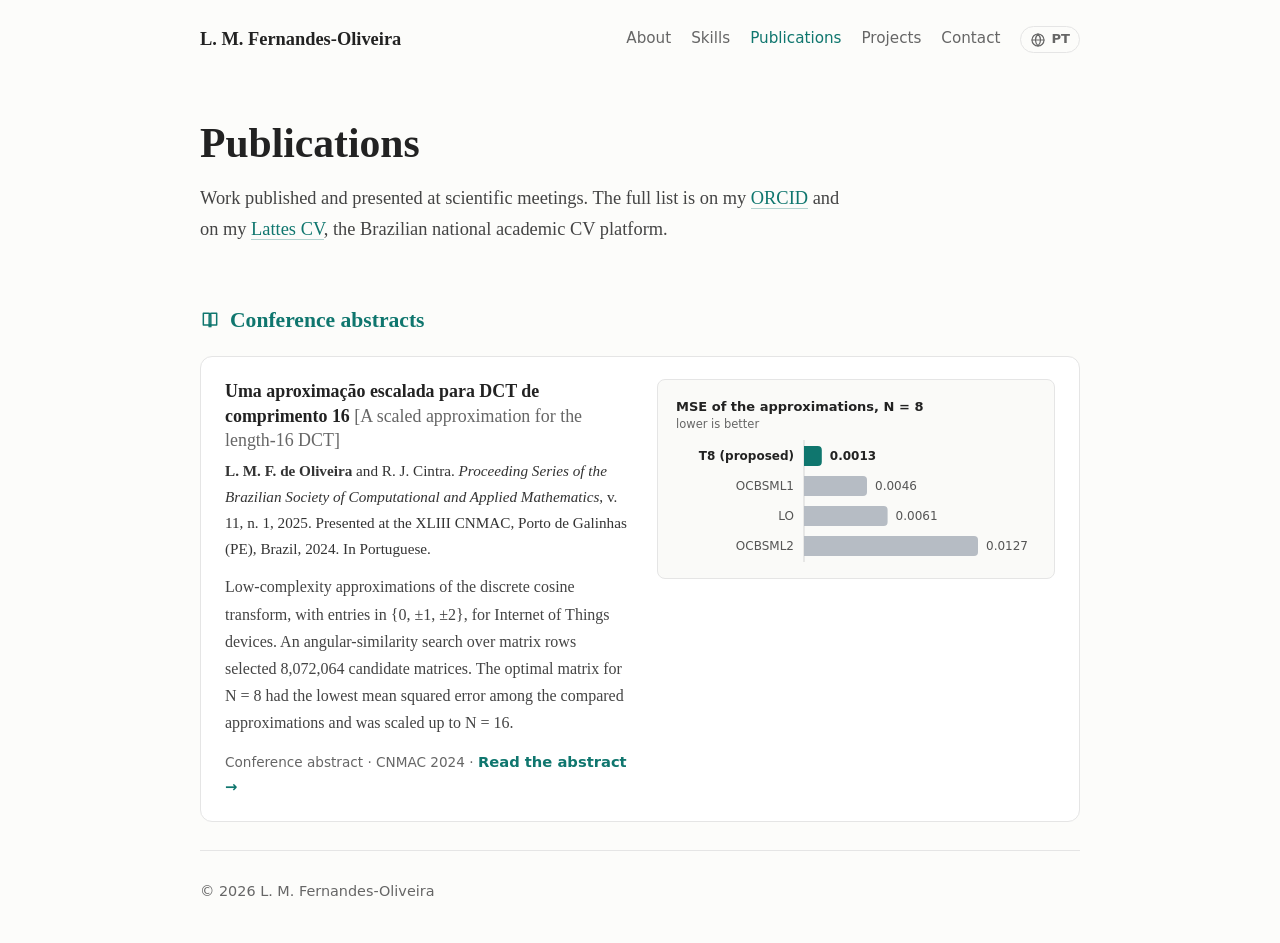
<file: en/publications.html>
<!DOCTYPE html>
<html lang="en">
<head>
<meta charset="utf-8">
<meta name="viewport" content="width=device-width, initial-scale=1">
<title>Publications · L. M. Fernandes-Oliveira</title>
<meta name="description" content="Publications by L. M. Fernandes-Oliveira on transform approximations and computational methods.">
<link rel="canonical" href="https://luisengprod06.github.io/en/publications.html">
<link rel="alternate" hreflang="pt-BR" href="https://luisengprod06.github.io/publicacoes.html">
<link rel="alternate" hreflang="en" href="https://luisengprod06.github.io/en/publications.html">
<link rel="icon" href="../favicon.svg" type="image/svg+xml">
<link rel="apple-touch-icon" href="../apple-touch-icon.png">
<meta property="og:type" content="website">
<meta property="og:title" content="Publications · L. M. Fernandes-Oliveira">
<meta property="og:description" content="Publications by L. M. Fernandes-Oliveira on transform approximations and computational methods.">
<meta property="og:url" content="https://luisengprod06.github.io/en/publications.html">
<meta property="og:image" content="https://luisengprod06.github.io/og-en.png">
<meta property="og:image:width" content="1200">
<meta property="og:image:height" content="630">
<meta property="og:locale" content="en_US">
<meta name="twitter:card" content="summary_large_image">
<link rel="stylesheet" href="../style.css?v=c5a9ac2f">
</head>
<body>

<header class="container topo">
  <a class="nome" href="./">L. M. Fernandes-Oliveira</a>
  <nav>
    <a href="./#sobre">About</a>
    <a href="./#habilidades">Skills</a>
    <a href="publications.html" aria-current="page">Publications</a>
    <a href="projects.html">Projects</a>
    <a href="./#contato">Contact</a>
    <a class="lingua" href="../publicacoes.html" hreflang="pt-BR" lang="pt-BR" title="Ler em português"><svg class="ic" viewBox="0 0 24 24" width="16" height="16" fill="none" stroke="currentColor" stroke-width="1.8" stroke-linecap="round" stroke-linejoin="round" aria-hidden="true"><circle cx="12" cy="12" r="9"/><path d="M3 12h18M12 3c2.5 2.7 3.8 5.7 3.8 9s-1.3 6.3-3.8 9c-2.5-2.7-3.8-5.7-3.8-9S9.5 5.7 12 3z"/></svg>PT</a>
  </nav>
</header>

<main class="container">

  <section class="hero">
    <h1>Publications</h1>
    <p class="lead">Work published and presented at scientific meetings. The full list is on my <a href="https://orcid.org/0009-0000-6929-3735">ORCID</a> and on my <a href="http://lattes.cnpq.br/7895235412082590">Lattes CV</a>, the Brazilian national academic CV platform.</p>
  </section>

  <section id="publicacoes">
    <h2><svg class="ic" viewBox="0 0 24 24" width="20" height="20" fill="none" stroke="currentColor" stroke-width="1.8" stroke-linecap="round" stroke-linejoin="round" aria-hidden="true"><path d="M4 4h6a3 3 0 0 1 3 3v13a2 2 0 0 0-2-2H4z"/><path d="M20 4h-6a3 3 0 0 0-3 3v13a2 2 0 0 1 2-2h7z"/></svg>Conference abstracts</h2>
    <div class="cards">
      <article class="card" id="cnmac2024">
        <h3>Uma aproximação escalada para DCT de comprimento 16 <span class='traducao'>[A scaled approximation for the length-16 DCT]</span></h3>
        <p class="ref"><b>L. M. F. de Oliveira</b> and R. J. Cintra. <i>Proceeding Series of the Brazilian Society of Computational and Applied Mathematics</i>, v. 11, n. 1, 2025. Presented at the XLIII CNMAC, Porto de Galinhas (PE), Brazil, 2024. In Portuguese.</p>
        <p>Low-complexity approximations of the discrete cosine transform, with entries in {0, ±1, ±2}, for Internet of Things devices. An angular-similarity search over matrix rows selected 8,072,064 candidate matrices. The optimal matrix for N = 8 had the lowest mean squared error among the compared approximations and was scaled up to N = 16.</p>
        <div class="resultado"><svg class="grafico" viewBox="0 0 360 166" width="360" height="166" role="img" aria-labelledby="g-cnmac-t" font-family="system-ui, sans-serif"><title id="g-cnmac-t">MSE of the approximations, N = 8. T8 (proposed): 0.0013; OCBSML1: 0.0046; LO: 0.0061; OCBSML2: 0.0127</title><text x="0" y="15" font-size="13" font-weight="700" fill="#222">MSE of the approximations, N = 8</text><text x="0" y="32" font-size="11.5" fill="#666">lower is better</text><line x1="128" y1="44" x2="128" y2="166" stroke="#d4d4d4"/><g class="marca" tabindex="0" data-tip="T8 (proposed): 0.0013"><rect class="alvo" x="0" y="45" width="360" height="30" fill="transparent"/><text x="118" y="64.0" text-anchor="end" font-size="12" font-weight="700" fill="#222">T8 (proposed)</text><path d="M128 50 h13.8 a4 4 0 0 1 4 4 v12 a4 4 0 0 1 -4 4 h-13.8 z" fill="#0f766e"/><text x="153.8" y="64.0" font-size="12" font-weight="700" fill="#222">0.0013</text></g><g class="marca" tabindex="0" data-tip="OCBSML1: 0.0046"><rect class="alvo" x="0" y="75" width="360" height="30" fill="transparent"/><text x="118" y="94.0" text-anchor="end" font-size="12" font-weight="400" fill="#555">OCBSML1</text><path d="M128 80 h59.0 a4 4 0 0 1 4 4 v12 a4 4 0 0 1 -4 4 h-59.0 z" fill="#b6bcc4"/><text x="199.0" y="94.0" font-size="12" font-weight="400" fill="#555">0.0046</text></g><g class="marca" tabindex="0" data-tip="LO: 0.0061"><rect class="alvo" x="0" y="105" width="360" height="30" fill="transparent"/><text x="118" y="124.0" text-anchor="end" font-size="12" font-weight="400" fill="#555">LO</text><path d="M128 110 h79.6 a4 4 0 0 1 4 4 v12 a4 4 0 0 1 -4 4 h-79.6 z" fill="#b6bcc4"/><text x="219.6" y="124.0" font-size="12" font-weight="400" fill="#555">0.0061</text></g><g class="marca" tabindex="0" data-tip="OCBSML2: 0.0127"><rect class="alvo" x="0" y="135" width="360" height="30" fill="transparent"/><text x="118" y="154.0" text-anchor="end" font-size="12" font-weight="400" fill="#555">OCBSML2</text><path d="M128 140 h170.0 a4 4 0 0 1 4 4 v12 a4 4 0 0 1 -4 4 h-170.0 z" fill="#b6bcc4"/><text x="310.0" y="154.0" font-size="12" font-weight="400" fill="#555">0.0127</text></g></svg></div>
        <p class="meta">Conference abstract · CNMAC 2024 · <a class="seta" href="https://proceedings.sbmac.org.br/sbmac/article/view/4846" target="_blank" rel="noopener">Read the abstract</a></p>
      </article>
    </div>
  </section>

</main>

<footer class="container rodape">© <span id="ano"></span> L. M. Fernandes-Oliveira</footer>
<script src="../graficos.js?v=c5a9ac2f"></script>
</body>
</html>
</file>
<file: style.css>
:root {
  --texto: #222; --suave: #666; --destaque: #0f766e; --destaque-escuro: #0b5a54;
  --borda: #e5e5e5; --fundo: #fcfcfa; --card: #fff;
  --ui: system-ui, -apple-system, "Segoe UI", sans-serif;
}

* { box-sizing: border-box; }
html { scroll-behavior: smooth; }
body { margin: 0; font-family: Georgia, "Times New Roman", serif; color: var(--texto); line-height: 1.7; background: var(--fundo); }
.container { width: min(880px, 90%); margin: 0 auto; }
/* texto corrido com no máximo ~72 caracteres por linha */
.lead, section > p, .habilidade p { max-width: 72ch; }

/* links: mesma cor e o mesmo comportamento em todo o site */
a { color: var(--destaque); text-decoration: none; border-bottom: 1px solid rgba(15, 118, 110, .3); transition: color .2s, border-color .2s; }
a:hover { color: var(--destaque-escuro); border-bottom-color: currentColor; }
a.seta { font-family: var(--ui); font-size: .92rem; font-weight: 600; border: 0; }
a.seta::after { content: " →"; }
a.seta:hover { text-decoration: underline; }

/* topo */
.topo { display: flex; justify-content: space-between; align-items: center; flex-wrap: wrap; gap: 12px 24px; padding: 24px 0; }
.nome { font-weight: 700; font-size: 1.15rem; color: var(--texto); border: 0; }
.nome:hover { color: var(--destaque); }
nav { display: flex; flex-wrap: wrap; gap: 6px 20px; font-family: var(--ui); font-size: .95rem; }
nav a { color: var(--suave); border: 0; }
nav a:hover, nav a[aria-current="page"] { color: var(--destaque); }
nav .lingua { display: inline-flex; align-items: center; gap: 5px; padding: 1px 9px; border: 1px solid var(--borda); border-radius: 999px; font-size: .82rem; font-weight: 600; }
nav .lingua:hover { border-color: var(--destaque); }

/* blocos */
.hero { padding: 40px 0 28px; }
h1 { font-size: clamp(1.9rem, 5vw, 2.6rem); line-height: 1.2; margin: 0 0 14px; }
.lead { font-size: 1.15rem; color: #444; margin: 0; }
.acoes { margin: 22px 0 0; }
a.botao { display: inline-flex; align-items: center; gap: 8px; padding: 9px 18px; border: 0; border-radius: 8px; background: var(--destaque); color: #fff; font-family: var(--ui); font-size: .92rem; font-weight: 600; transition: background .2s; }
a.botao:hover { background: var(--destaque-escuro); color: #fff; }
.traducao { font-weight: 400; color: var(--suave); }
section { padding: 28px 0; border-top: 1px solid var(--borda); }
.hero + section, section:first-child { border-top: 0; }
h2 { display: flex; align-items: center; gap: 10px; font-size: 1.35rem; color: var(--destaque); margin: 0 0 18px; }
h2 .ic { flex: none; }
.ic { display: inline-block; vertical-align: middle; }
h3 { font-size: 1.12rem; line-height: 1.35; margin: 0 0 6px; }
p { margin: 0 0 12px; }
.nota, .outros { color: #444; }
.outros { font-size: .95rem; margin-top: 20px; }

/* habilidades */
.habilidades { list-style: none; padding: 0; margin: 0 0 28px; display: grid; grid-template-columns: repeat(2, 1fr); gap: 16px; }
.habilidade { display: flex; flex-direction: column; gap: 10px; background: var(--card); border: 1px solid var(--borda); border-radius: 12px; padding: 18px 20px; transition: border-color .2s; }
.habilidade:hover { border-color: rgba(15, 118, 110, .45); }
.habilidade-topo { display: flex; align-items: center; gap: 12px; min-height: 42px; }
.habilidade h3 { font-size: 1rem; line-height: 1.35; margin: 0; }
.habilidade p { margin: 0; font-size: .95rem; line-height: 1.6; color: #444; }
.ic-caixa { flex: none; display: grid; place-items: center; width: 42px; height: 42px; border-radius: 10px; background: rgba(15, 118, 110, .09); color: var(--destaque); }
.chips { list-style: none; padding: 0; margin: auto 0 0; padding-top: 4px; display: flex; flex-wrap: wrap; gap: 6px; }
.chip { display: inline-flex; align-items: center; gap: 5px; padding: 3px 9px; border: 1px solid var(--borda); border-radius: 999px; background: #fafaf8; font-family: var(--ui); font-size: .78rem; color: #333; white-space: nowrap; }
h3.sub { font-family: var(--ui); font-size: .78rem; font-weight: 600; letter-spacing: .04em; text-transform: uppercase; color: var(--suave); margin: 0 0 10px; }
.selos { display: flex; flex-wrap: wrap; gap: 8px; margin: 0; }
.selo { display: inline-flex; align-items: center; gap: 6px; padding: 4px 10px; border-radius: 4px; font-family: var(--ui); font-size: .78rem; font-weight: 700; letter-spacing: .03em; text-transform: uppercase; line-height: 1.4; }

/* cards de publicações e projetos: um único formato */
.cards { display: grid; gap: 20px; }
.card { background: var(--card); border: 1px solid var(--borda); border-radius: 12px; padding: 22px 24px; scroll-margin-top: 16px; }
.card > :last-child { margin-bottom: 0; }
/* no computador: texto à esquerda, gráfico à direita */
@media (min-width: 820px) {
  .card { display: grid; grid-template-columns: minmax(0, 1fr) auto; column-gap: 28px; align-items: start; }
  .card > * { grid-column: 1; }
  .card > .resultado { grid-column: 2; grid-row: 1 / span 6; margin: 0; }
}
.card p { color: #444; }
.card:target { border-color: var(--destaque); box-shadow: 0 0 0 3px rgba(15, 118, 110, .12); }
.ref { font-size: .95rem; color: #333 !important; }
.meta { font-family: var(--ui); font-size: .85rem; color: var(--suave) !important; }

/* gráficos: todos com 360 px de largura (1 unidade do SVG = 1 px) */
.resultado { width: fit-content; max-width: 100%; margin: 16px 0; padding: 16px 18px; background: #fafaf8; border: 1px solid var(--borda); border-radius: 8px; }
.grafico { display: block; width: 360px; max-width: 100%; height: auto; overflow: visible; }
.grafico .marca { cursor: default; outline: none; }
.grafico .marca path, .grafico .marca rect:not(.alvo), .grafico .marca circle:not(.alvo) { transition: opacity .15s; }
.grafico .marca:hover path, .grafico .marca:focus path, .grafico .marca:hover rect:not(.alvo), .grafico .marca:focus rect:not(.alvo) { opacity: .75; }
.grafico .marca:focus-visible .alvo { stroke: var(--destaque); stroke-width: 1; }
.dica {
  position: fixed; z-index: 10; pointer-events: none; padding: 5px 9px; border-radius: 6px;
  background: #1f2937; color: #fff; font-family: var(--ui); font-size: .8rem; line-height: 1.3; white-space: nowrap;
  opacity: 0; transform: translateY(4px); transition: opacity .12s, transform .12s;
}
.dica.visivel { opacity: 1; transform: translateY(0); }

/* projetos em destaque (início) */
.destaques { list-style: none; padding: 0; margin: 0 0 14px; }
.destaques li { display: flex; flex-wrap: wrap; justify-content: space-between; align-items: baseline; gap: 4px 16px; padding: 10px 0; border-bottom: 1px solid var(--borda); }
.destaques li:first-child { border-top: 1px solid var(--borda); }
.destaques a { font-weight: 700; border: 0; }
.destaques span { font-family: var(--ui); font-size: .85rem; color: var(--suave); }

/* formação e contato */
.linha-tempo { list-style: none; padding: 0; margin: 0; }
.linha-tempo li { display: flex; gap: 16px; margin-bottom: 8px; }
.linha-tempo span { flex: 0 0 110px; color: var(--suave); font-family: var(--ui); font-size: .9rem; padding-top: 2px; }
.contato { list-style: none; padding: 0; margin: 0; display: grid; grid-template-columns: repeat(2, 1fr); gap: 12px; }
.contato a { display: flex; align-items: center; gap: 12px; padding: 12px 14px; background: var(--card); border: 1px solid var(--borda); border-radius: 10px; color: var(--texto); }
.contato a:hover { border-color: var(--destaque); color: var(--destaque); }
.contato .ic { flex: none; width: 20px; height: 20px; color: var(--destaque); }
.contato span { display: flex; flex-direction: column; min-width: 0; font-size: .95rem; overflow-wrap: anywhere; }
.contato b { font-family: var(--ui); font-size: .75rem; font-weight: 600; letter-spacing: .03em; text-transform: uppercase; color: var(--suave); }

.rodape { padding: 28px 0 40px; border-top: 1px solid var(--borda); color: var(--suave); font-size: .9rem; font-family: var(--ui); }

@media (max-width: 640px) {
  nav { gap: 6px 14px; font-size: .9rem; }
  .card { padding: 18px 16px; }
  .resultado { padding: 12px 10px; }
  .habilidades, .contato { grid-template-columns: 1fr; }
  .linha-tempo li { flex-direction: column; gap: 0; }
  .linha-tempo span { flex-basis: auto; }
}
</file>
